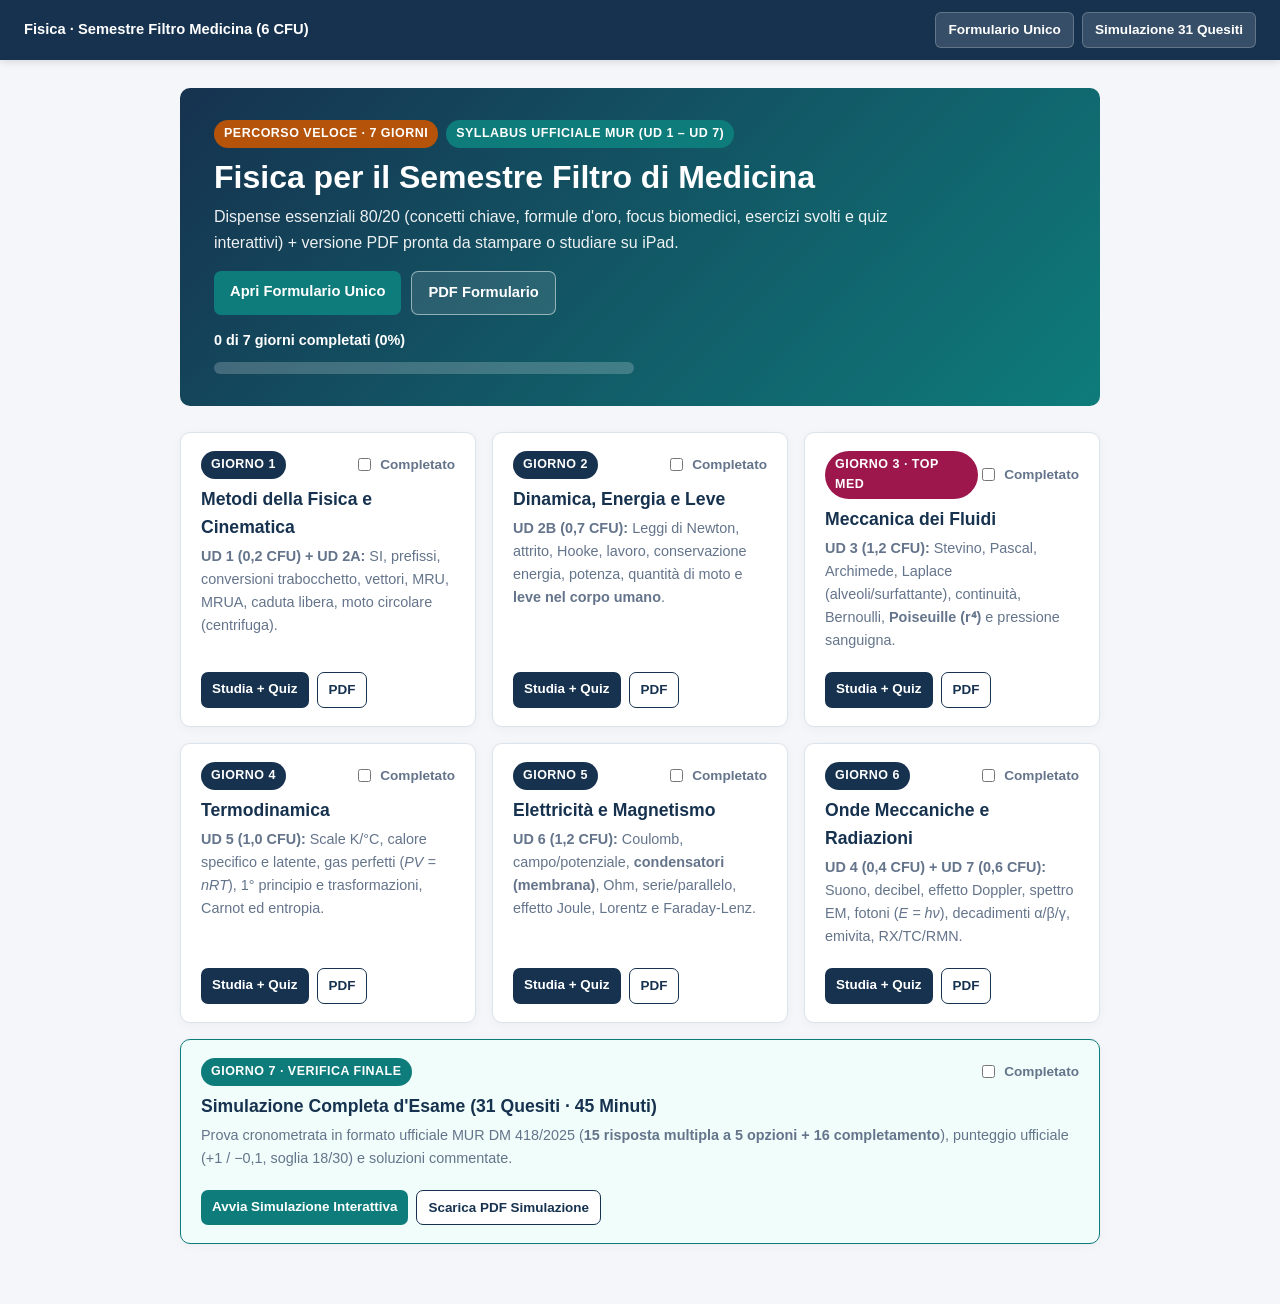
<file: index.html>
<!DOCTYPE html>
<html lang="it">
<head>
  <meta charset="UTF-8" />
  <meta name="viewport" content="width=device-width, initial-scale=1.0" />
  <title>Fisica in 7 Giorni — Semestre Filtro Medicina (MUR)</title>
  <link rel="stylesheet" href="css/style.css" />
</head>
<body>
  <header class="topbar">
    <a href="index.html">Fisica · Semestre Filtro Medicina (6 CFU)</a>
    <nav class="topbar-nav">
      <a href="dispense/formulario-unico.html">Formulario Unico</a>
      <a href="dispense/giorno-07-simulazione-esame.html">Simulazione 31 Quesiti</a>
    </nav>
  </header>

  <main class="container">
    <section class="hero">
      <div class="badge-row">
        <span class="badge amber">Percorso Veloce · 7 Giorni</span>
        <span class="badge teal">Syllabus Ufficiale MUR (UD 1 – UD 7)</span>
      </div>
      <h1>Fisica per il Semestre Filtro di Medicina</h1>
      <p>Dispense essenziali 80/20 (concetti chiave, formule d'oro, focus biomedici, esercizi svolti e quiz interattivi) + versione PDF pronta da stampare o studiare su iPad.</p>
      <div style="display:flex; gap:10px; flex-wrap:wrap; margin-bottom:14px;">
        <a class="btn teal" href="dispense/formulario-unico.html">Apri Formulario Unico</a>
        <a class="btn outline" style="color:#fff; border-color:rgba(255,255,255,0.5); background:rgba(255,255,255,0.1);" href="pdf/00-Formulario-Unico.pdf" target="_blank">PDF Formulario</a>
      </div>
      <div id="progress-text" style="font-size:0.9rem; font-weight:700;">0 di 7 giorni completati (0%)</div>
      <div class="progress-wrap"><div id="progress-bar" class="progress-bar"></div></div>
    </section>

    <section class="day-grid">
      <div class="day-card">
        <div>
          <div style="display:flex; justify-content:space-between; align-items:center;">
            <span class="badge">Giorno 1</span>
            <label class="check-label"><input type="checkbox" class="day-check" data-day="d1" /> Completato</label>
          </div>
          <h3>Metodi della Fisica e Cinematica</h3>
          <p><b>UD 1 (0,2 CFU) + UD 2A:</b> SI, prefissi, conversioni trabocchetto, vettori, MRU, MRUA, caduta libera, moto circolare (centrifuga).</p>
        </div>
        <div class="day-links">
          <a class="btn" href="dispense/giorno-01-metodi-cinematica.html">Studia + Quiz</a>
          <a class="btn outline" href="pdf/01-Giorno1-Metodi-e-Cinematica.pdf" target="_blank">PDF</a>
        </div>
      </div>

      <div class="day-card">
        <div>
          <div style="display:flex; justify-content:space-between; align-items:center;">
            <span class="badge">Giorno 2</span>
            <label class="check-label"><input type="checkbox" class="day-check" data-day="d2" /> Completato</label>
          </div>
          <h3>Dinamica, Energia e Leve</h3>
          <p><b>UD 2B (0,7 CFU):</b> Leggi di Newton, attrito, Hooke, lavoro, conservazione energia, potenza, quantità di moto e <b>leve nel corpo umano</b>.</p>
        </div>
        <div class="day-links">
          <a class="btn" href="dispense/giorno-02-dinamica-energia-statica.html">Studia + Quiz</a>
          <a class="btn outline" href="pdf/02-Giorno2-Dinamica-Energia-Statica.pdf" target="_blank">PDF</a>
        </div>
      </div>

      <div class="day-card">
        <div>
          <div style="display:flex; justify-content:space-between; align-items:center;">
            <span class="badge med">Giorno 3 · Top Med</span>
            <label class="check-label"><input type="checkbox" class="day-check" data-day="d3" /> Completato</label>
          </div>
          <h3>Meccanica dei Fluidi</h3>
          <p><b>UD 3 (1,2 CFU):</b> Stevino, Pascal, Archimede, Laplace (alveoli/surfattante), continuità, Bernoulli, <b>Poiseuille (r⁴)</b> e pressione sanguigna.</p>
        </div>
        <div class="day-links">
          <a class="btn" href="dispense/giorno-03-meccanica-fluidi.html">Studia + Quiz</a>
          <a class="btn outline" href="pdf/03-Giorno3-Meccanica-dei-Fluidi.pdf" target="_blank">PDF</a>
        </div>
      </div>

      <div class="day-card">
        <div>
          <div style="display:flex; justify-content:space-between; align-items:center;">
            <span class="badge">Giorno 4</span>
            <label class="check-label"><input type="checkbox" class="day-check" data-day="d4" /> Completato</label>
          </div>
          <h3>Termodinamica</h3>
          <p><b>UD 5 (1,0 CFU):</b> Scale K/°C, calore specifico e latente, gas perfetti (<i>PV = nRT</i>), 1° principio e trasformazioni, Carnot ed entropia.</p>
        </div>
        <div class="day-links">
          <a class="btn" href="dispense/giorno-04-termodinamica.html">Studia + Quiz</a>
          <a class="btn outline" href="pdf/04-Giorno4-Termodinamica.pdf" target="_blank">PDF</a>
        </div>
      </div>

      <div class="day-card">
        <div>
          <div style="display:flex; justify-content:space-between; align-items:center;">
            <span class="badge">Giorno 5</span>
            <label class="check-label"><input type="checkbox" class="day-check" data-day="d5" /> Completato</label>
          </div>
          <h3>Elettricità e Magnetismo</h3>
          <p><b>UD 6 (1,2 CFU):</b> Coulomb, campo/potenziale, <b>condensatori (membrana)</b>, Ohm, serie/parallelo, effetto Joule, Lorentz e Faraday-Lenz.</p>
        </div>
        <div class="day-links">
          <a class="btn" href="dispense/giorno-05-elettricita-magnetismo.html">Studia + Quiz</a>
          <a class="btn outline" href="pdf/05-Giorno5-Elettricita-e-Magnetismo.pdf" target="_blank">PDF</a>
        </div>
      </div>

      <div class="day-card">
        <div>
          <div style="display:flex; justify-content:space-between; align-items:center;">
            <span class="badge">Giorno 6</span>
            <label class="check-label"><input type="checkbox" class="day-check" data-day="d6" /> Completato</label>
          </div>
          <h3>Onde Meccaniche e Radiazioni</h3>
          <p><b>UD 4 (0,4 CFU) + UD 7 (0,6 CFU):</b> Suono, decibel, effetto Doppler, spettro EM, fotoni (<i>E = hν</i>), decadimenti α/β/γ, emivita, RX/TC/RMN.</p>
        </div>
        <div class="day-links">
          <a class="btn" href="dispense/giorno-06-onde-radiazioni.html">Studia + Quiz</a>
          <a class="btn outline" href="pdf/06-Giorno6-Onde-e-Radiazioni.pdf" target="_blank">PDF</a>
        </div>
      </div>

      <div class="day-card" style="grid-column: 1 / -1; border-color: var(--accent); background: #f0fdfa;">
        <div>
          <div style="display:flex; justify-content:space-between; align-items:center;">
            <span class="badge teal">Giorno 7 · Verifica Finale</span>
            <label class="check-label"><input type="checkbox" class="day-check" data-day="d7" /> Completato</label>
          </div>
          <h3>Simulazione Completa d'Esame (31 Quesiti · 45 Minuti)</h3>
          <p>Prova cronometrata in formato ufficiale MUR DM 418/2025 (<b>15 risposta multipla a 5 opzioni + 16 completamento</b>), punteggio ufficiale (+1 / −0,1, soglia 18/30) e soluzioni commentate.</p>
        </div>
        <div class="day-links">
          <a class="btn teal" href="dispense/giorno-07-simulazione-esame.html">Avvia Simulazione Interattiva</a>
          <a class="btn outline" href="pdf/07-Giorno7-Simulazione-31-Quesiti.pdf" target="_blank">Scarica PDF Simulazione</a>
        </div>
      </div>
    </section>
  </main>

  <script src="js/quiz.js"></script>
</body>
</html>
</file>
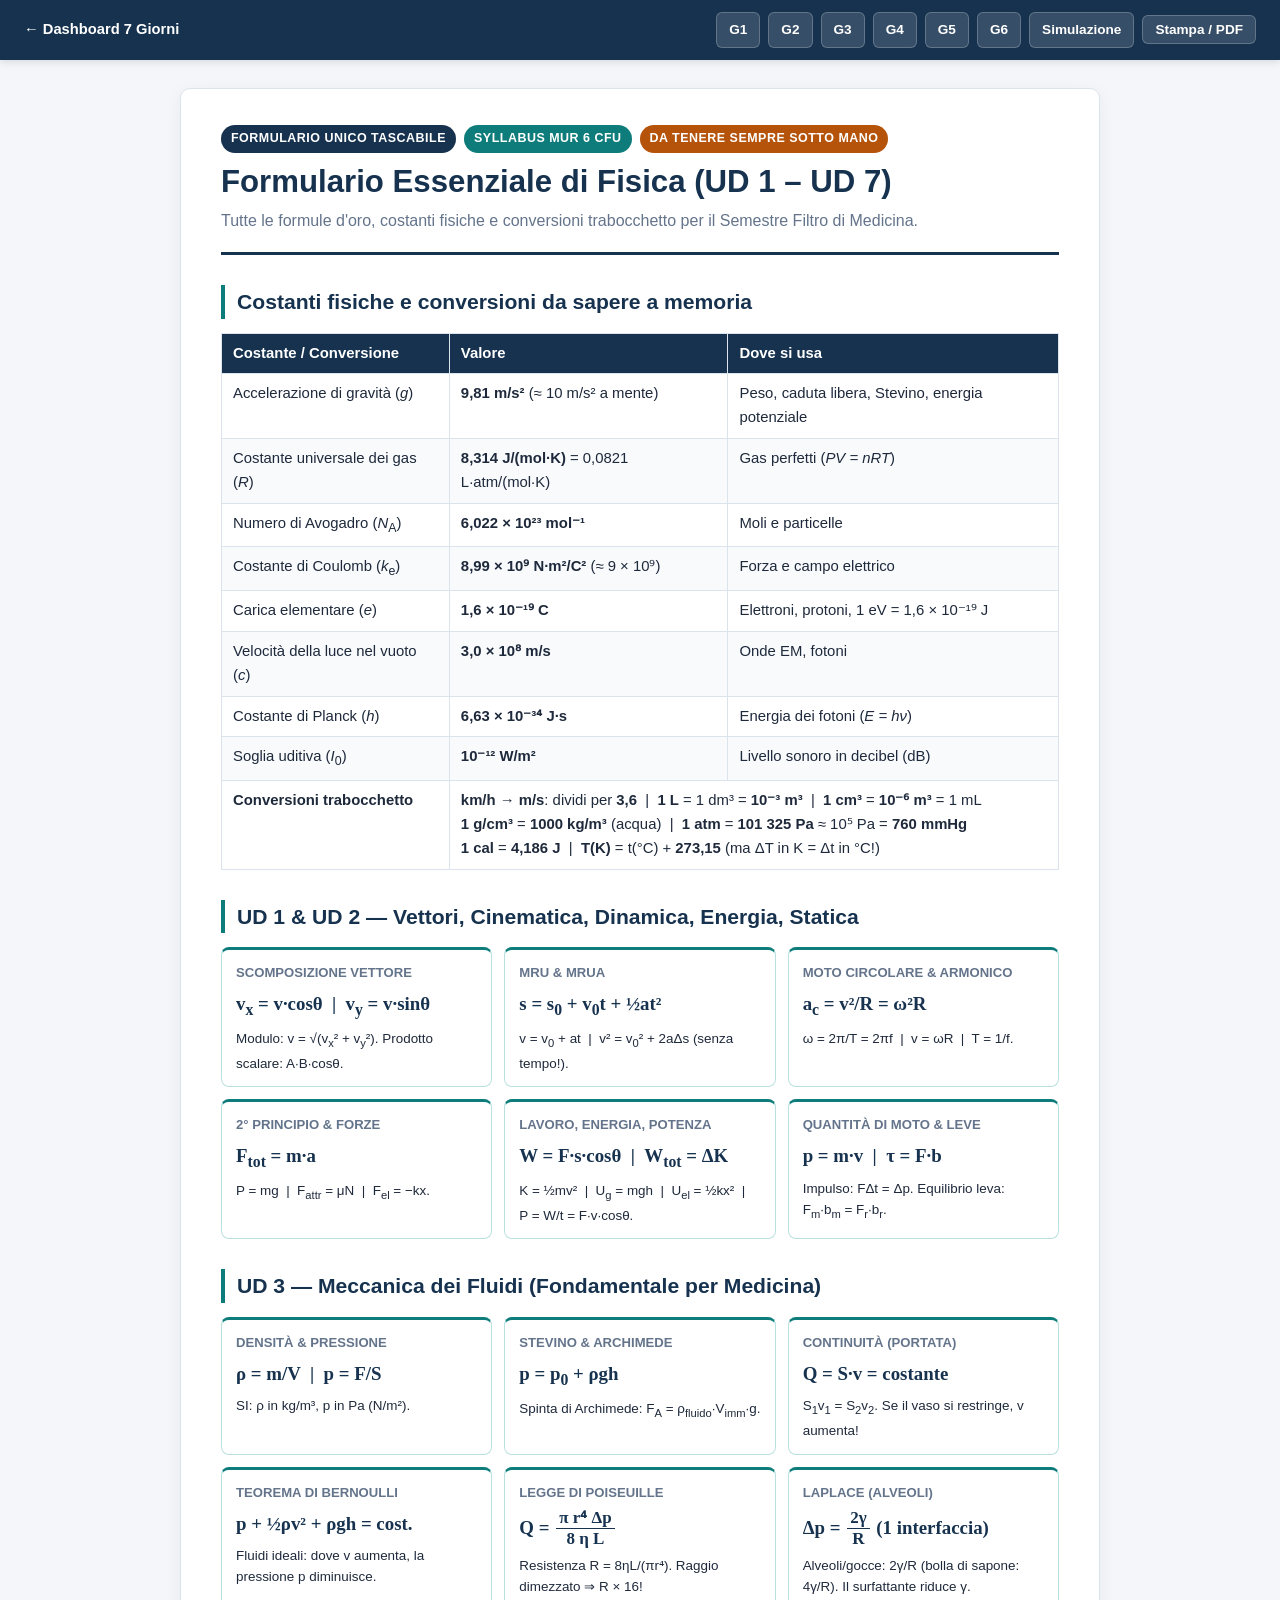
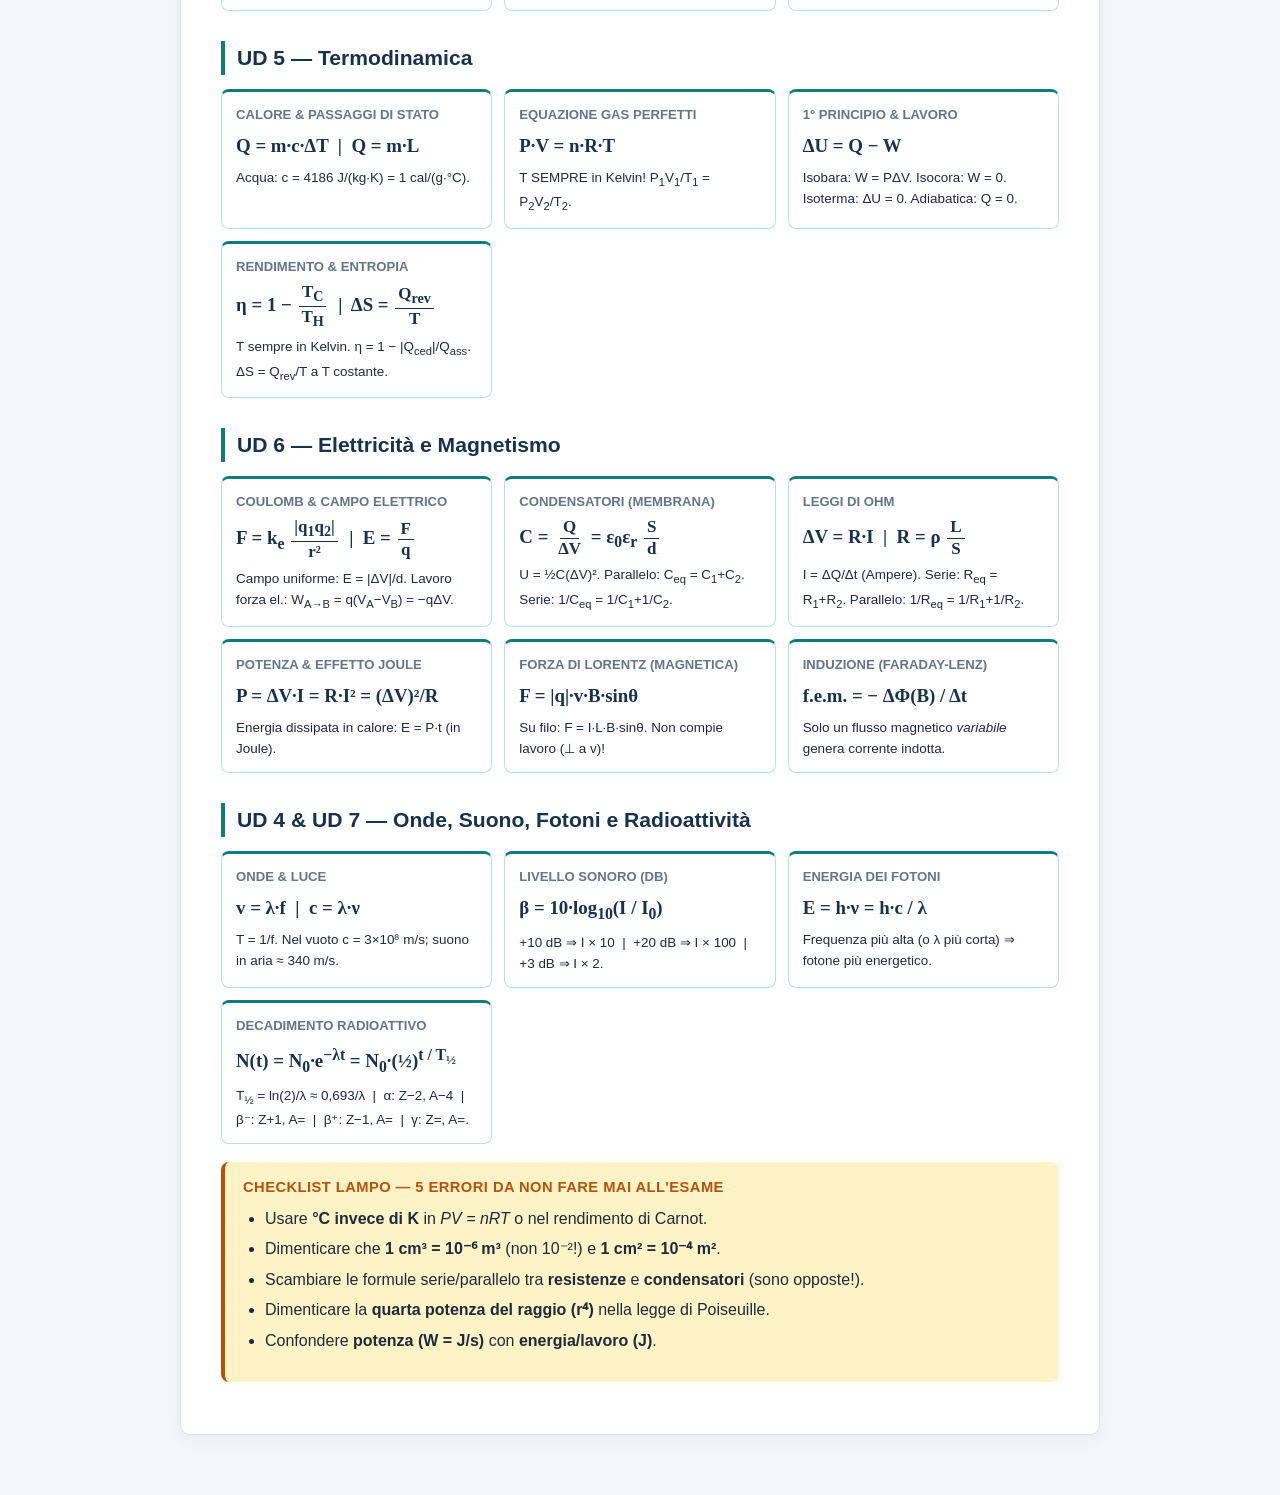
<file: dispense/formulario-unico.html>
<!DOCTYPE html>
<html lang="it">
<head>
  <meta charset="UTF-8" />
  <meta name="viewport" content="width=device-width, initial-scale=1.0" />
  <title>Formulario Unico — Fisica Semestre Filtro Medicina</title>
  <link rel="stylesheet" href="../css/style.css" />
</head>
<body>
  <header class="topbar">
    <a href="../index.html">← Dashboard 7 Giorni</a>
    <nav class="topbar-nav">
      <a href="giorno-01-metodi-cinematica.html">G1</a>
      <a href="giorno-02-dinamica-energia-statica.html">G2</a>
      <a href="giorno-03-meccanica-fluidi.html">G3</a>
      <a href="giorno-04-termodinamica.html">G4</a>
      <a href="giorno-05-elettricita-magnetismo.html">G5</a>
      <a href="giorno-06-onde-radiazioni.html">G6</a>
      <a href="giorno-07-simulazione-esame.html">Simulazione</a>
      <button class="btn-print" onclick="window.print()">Stampa / PDF</button>
    </nav>
  </header>

  <main class="container">
    <article class="sheet">
      <div class="doc-header">
        <div class="badge-row">
          <span class="badge">Formulario Unico Tascabile</span>
          <span class="badge teal">Syllabus MUR 6 CFU</span>
          <span class="badge amber">Da tenere sempre sotto mano</span>
        </div>
        <h1>Formulario Essenziale di Fisica (UD 1 – UD 7)</h1>
        <p class="subtitle">Tutte le formule d'oro, costanti fisiche e conversioni trabocchetto per il Semestre Filtro di Medicina.</p>
      </div>

      <h2>Costanti fisiche e conversioni da sapere a memoria</h2>
      <table>
        <thead>
          <tr><th>Costante / Conversione</th><th>Valore</th><th>Dove si usa</th></tr>
        </thead>
        <tbody>
          <tr><td>Accelerazione di gravità (<i>g</i>)</td><td><b>9,81 m/s²</b> (≈ 10 m/s² a mente)</td><td>Peso, caduta libera, Stevino, energia potenziale</td></tr>
          <tr><td>Costante universale dei gas (<i>R</i>)</td><td><b>8,314 J/(mol·K)</b> = 0,0821 L·atm/(mol·K)</td><td>Gas perfetti (<i>PV = nRT</i>)</td></tr>
          <tr><td>Numero di Avogadro (<i>N</i><sub>A</sub>)</td><td><b>6,022 × 10²³ mol⁻¹</b></td><td>Moli e particelle</td></tr>
          <tr><td>Costante di Coulomb (<i>k</i><sub>e</sub>)</td><td><b>8,99 × 10⁹ N·m²/C²</b> (≈ 9 × 10⁹)</td><td>Forza e campo elettrico</td></tr>
          <tr><td>Carica elementare (<i>e</i>)</td><td><b>1,6 × 10⁻¹⁹ C</b></td><td>Elettroni, protoni, 1 eV = 1,6 × 10⁻¹⁹ J</td></tr>
          <tr><td>Velocità della luce nel vuoto (<i>c</i>)</td><td><b>3,0 × 10⁸ m/s</b></td><td>Onde EM, fotoni</td></tr>
          <tr><td>Costante di Planck (<i>h</i>)</td><td><b>6,63 × 10⁻³⁴ J·s</b></td><td>Energia dei fotoni (<i>E = hν</i>)</td></tr>
          <tr><td>Soglia uditiva (<i>I</i><sub>0</sub>)</td><td><b>10⁻¹² W/m²</b></td><td>Livello sonoro in decibel (dB)</td></tr>
          <tr><td><b>Conversioni trabocchetto</b></td><td colspan="2">
            <b>km/h → m/s</b>: dividi per <b>3,6</b> &nbsp;|&nbsp;
            <b>1 L</b> = 1 dm³ = <b>10⁻³ m³</b> &nbsp;|&nbsp;
            <b>1 cm³</b> = <b>10⁻⁶ m³</b> = 1 mL<br/>
            <b>1 g/cm³</b> = <b>1000 kg/m³</b> (acqua) &nbsp;|&nbsp;
            <b>1 atm</b> = <b>101 325 Pa</b> ≈ 10⁵ Pa = <b>760 mmHg</b><br/>
            <b>1 cal</b> = <b>4,186 J</b> &nbsp;|&nbsp;
            <b>T(K)</b> = t(°C) + <b>273,15</b> (ma ΔT in K = Δt in °C!)
          </td></tr>
        </tbody>
      </table>

      <h2>UD 1 &amp; UD 2 — Vettori, Cinematica, Dinamica, Energia, Statica</h2>
      <div class="formula-grid">
        <div class="formula-card">
          <div class="f-name">Scomposizione vettore</div>
          <div class="f-eq">v<sub>x</sub> = v·cosθ &nbsp;|&nbsp; v<sub>y</sub> = v·sinθ</div>
          <div class="f-note">Modulo: v = √(v<sub>x</sub>² + v<sub>y</sub>²). Prodotto scalare: A·B·cosθ.</div>
        </div>
        <div class="formula-card">
          <div class="f-name">MRU &amp; MRUA</div>
          <div class="f-eq">s = s<sub>0</sub> + v<sub>0</sub>t + ½at²</div>
          <div class="f-note">v = v<sub>0</sub> + at &nbsp;|&nbsp; v² = v<sub>0</sub>² + 2aΔs (senza tempo!).</div>
        </div>
        <div class="formula-card">
          <div class="f-name">Moto Circolare &amp; Armonico</div>
          <div class="f-eq">a<sub>c</sub> = v²/R = ω²R</div>
          <div class="f-note">ω = 2π/T = 2πf &nbsp;|&nbsp; v = ωR &nbsp;|&nbsp; T = 1/f.</div>
        </div>
        <div class="formula-card">
          <div class="f-name">2° Principio &amp; Forze</div>
          <div class="f-eq">F<sub>tot</sub> = m·a</div>
          <div class="f-note">P = mg &nbsp;|&nbsp; F<sub>attr</sub> = μN &nbsp;|&nbsp; F<sub>el</sub> = −kx.</div>
        </div>
        <div class="formula-card">
          <div class="f-name">Lavoro, Energia, Potenza</div>
          <div class="f-eq">W = F·s·cosθ &nbsp;|&nbsp; W<sub>tot</sub> = ΔK</div>
          <div class="f-note">K = ½mv² &nbsp;|&nbsp; U<sub>g</sub> = mgh &nbsp;|&nbsp; U<sub>el</sub> = ½kx² &nbsp;|&nbsp; P = W/t = F·v·cosθ.</div>
        </div>
        <div class="formula-card">
          <div class="f-name">Quantità di moto &amp; Leve</div>
          <div class="f-eq">p = m·v &nbsp;|&nbsp; τ = F·b</div>
          <div class="f-note">Impulso: FΔt = Δp. Equilibrio leva: F<sub>m</sub>·b<sub>m</sub> = F<sub>r</sub>·b<sub>r</sub>.</div>
        </div>
      </div>

      <h2>UD 3 — Meccanica dei Fluidi (Fondamentale per Medicina)</h2>
      <div class="formula-grid">
        <div class="formula-card">
          <div class="f-name">Densità &amp; Pressione</div>
          <div class="f-eq">ρ = m/V &nbsp;|&nbsp; p = F/S</div>
          <div class="f-note">SI: ρ in kg/m³, p in Pa (N/m²).</div>
        </div>
        <div class="formula-card">
          <div class="f-name">Stevino &amp; Archimede</div>
          <div class="f-eq">p = p<sub>0</sub> + ρgh</div>
          <div class="f-note">Spinta di Archimede: F<sub>A</sub> = ρ<sub>fluido</sub>·V<sub>imm</sub>·g.</div>
        </div>
        <div class="formula-card">
          <div class="f-name">Continuità (Portata)</div>
          <div class="f-eq">Q = S·v = costante</div>
          <div class="f-note">S<sub>1</sub>v<sub>1</sub> = S<sub>2</sub>v<sub>2</sub>. Se il vaso si restringe, v aumenta!</div>
        </div>
        <div class="formula-card">
          <div class="f-name">Teorema di Bernoulli</div>
          <div class="f-eq">p + ½ρv² + ρgh = cost.</div>
          <div class="f-note">Fluidi ideali: dove v aumenta, la pressione p diminuisce.</div>
        </div>
        <div class="formula-card">
          <div class="f-name">Legge di Poiseuille</div>
          <div class="f-eq">Q = <span class="frac"><span>π r⁴ Δp</span><span>8 η L</span></span></div>
          <div class="f-note">Resistenza R = 8ηL/(πr⁴). Raggio dimezzato ⇒ R × 16!</div>
        </div>
        <div class="formula-card">
          <div class="f-name">Laplace (Alveoli)</div>
          <div class="f-eq">Δp = <span class="frac"><span>2γ</span><span>R</span></span> (1 interfaccia)</div>
          <div class="f-note">Alveoli/gocce: 2γ/R (bolla di sapone: 4γ/R). Il surfattante riduce γ.</div>
        </div>
      </div>

      <h2>UD 5 — Termodinamica</h2>
      <div class="formula-grid">
        <div class="formula-card">
          <div class="f-name">Calore &amp; Passaggi di stato</div>
          <div class="f-eq">Q = m·c·ΔT &nbsp;|&nbsp; Q = m·L</div>
          <div class="f-note">Acqua: c = 4186 J/(kg·K) = 1 cal/(g·°C).</div>
        </div>
        <div class="formula-card">
          <div class="f-name">Equazione Gas Perfetti</div>
          <div class="f-eq">P·V = n·R·T</div>
          <div class="f-note">T SEMPRE in Kelvin! P<sub>1</sub>V<sub>1</sub>/T<sub>1</sub> = P<sub>2</sub>V<sub>2</sub>/T<sub>2</sub>.</div>
        </div>
        <div class="formula-card">
          <div class="f-name">1° Principio &amp; Lavoro</div>
          <div class="f-eq">ΔU = Q − W</div>
          <div class="f-note">Isobara: W = PΔV. Isocora: W = 0. Isoterma: ΔU = 0. Adiabatica: Q = 0.</div>
        </div>
        <div class="formula-card">
          <div class="f-name">Rendimento &amp; Entropia</div>
          <div class="f-eq">η = 1 − <span class="frac"><span>T<sub>C</sub></span><span>T<sub>H</sub></span></span> &nbsp;|&nbsp; ΔS = <span class="frac"><span>Q<sub>rev</sub></span><span>T</span></span></div>
          <div class="f-note">T sempre in Kelvin. η = 1 − |Q<sub>ced</sub>|/Q<sub>ass</sub>. ΔS = Q<sub>rev</sub>/T a T costante.</div>
        </div>
      </div>

      <h2>UD 6 — Elettricità e Magnetismo</h2>
      <div class="formula-grid">
        <div class="formula-card">
          <div class="f-name">Coulomb &amp; Campo Elettrico</div>
          <div class="f-eq">F = k<sub>e</sub> <span class="frac"><span>|q<sub>1</sub>q<sub>2</sub>|</span><span>r²</span></span> &nbsp;|&nbsp; E = <span class="frac"><span>F</span><span>q</span></span></div>
          <div class="f-note">Campo uniforme: E = |ΔV|/d. Lavoro forza el.: W<sub>A→B</sub> = q(V<sub>A</sub>−V<sub>B</sub>) = −qΔV.</div>
        </div>
        <div class="formula-card">
          <div class="f-name">Condensatori (Membrana)</div>
          <div class="f-eq">C = <span class="frac"><span>Q</span><span>ΔV</span></span> = ε<sub>0</sub>ε<sub>r</sub> <span class="frac"><span>S</span><span>d</span></span></div>
          <div class="f-note">U = ½C(ΔV)². Parallelo: C<sub>eq</sub> = C<sub>1</sub>+C<sub>2</sub>. Serie: 1/C<sub>eq</sub> = 1/C<sub>1</sub>+1/C<sub>2</sub>.</div>
        </div>
        <div class="formula-card">
          <div class="f-name">Leggi di Ohm</div>
          <div class="f-eq">ΔV = R·I &nbsp;|&nbsp; R = ρ <span class="frac"><span>L</span><span>S</span></span></div>
          <div class="f-note">I = ΔQ/Δt (Ampere). Serie: R<sub>eq</sub> = R<sub>1</sub>+R<sub>2</sub>. Parallelo: 1/R<sub>eq</sub> = 1/R<sub>1</sub>+1/R<sub>2</sub>.</div>
        </div>
        <div class="formula-card">
          <div class="f-name">Potenza &amp; Effetto Joule</div>
          <div class="f-eq">P = ΔV·I = R·I² = (ΔV)²/R</div>
          <div class="f-note">Energia dissipata in calore: E = P·t (in Joule).</div>
        </div>
        <div class="formula-card">
          <div class="f-name">Forza di Lorentz (magnetica)</div>
          <div class="f-eq">F = |q|·v·B·sinθ</div>
          <div class="f-note">Su filo: F = I·L·B·sinθ. Non compie lavoro (⊥ a v)!</div>
        </div>
        <div class="formula-card">
          <div class="f-name">Induzione (Faraday-Lenz)</div>
          <div class="f-eq">f.e.m. = − ΔΦ(B) / Δt</div>
          <div class="f-note">Solo un flusso magnetico <i>variabile</i> genera corrente indotta.</div>
        </div>
      </div>

      <h2>UD 4 &amp; UD 7 — Onde, Suono, Fotoni e Radioattività</h2>
      <div class="formula-grid">
        <div class="formula-card">
          <div class="f-name">Onde &amp; Luce</div>
          <div class="f-eq">v = λ·f &nbsp;|&nbsp; c = λ·ν</div>
          <div class="f-note">T = 1/f. Nel vuoto c = 3×10⁸ m/s; suono in aria ≈ 340 m/s.</div>
        </div>
        <div class="formula-card">
          <div class="f-name">Livello Sonoro (dB)</div>
          <div class="f-eq">β = 10·log<sub>10</sub>(I / I<sub>0</sub>)</div>
          <div class="f-note">+10 dB ⇒ I × 10 &nbsp;|&nbsp; +20 dB ⇒ I × 100 &nbsp;|&nbsp; +3 dB ⇒ I × 2.</div>
        </div>
        <div class="formula-card">
          <div class="f-name">Energia dei Fotoni</div>
          <div class="f-eq">E = h·ν = h·c / λ</div>
          <div class="f-note">Frequenza più alta (o λ più corta) ⇒ fotone più energetico.</div>
        </div>
        <div class="formula-card">
          <div class="f-name">Decadimento Radioattivo</div>
          <div class="f-eq">N(t) = N<sub>0</sub>·e<sup>−λt</sup> = N<sub>0</sub>·(½)<sup>t / T<sub>½</sub></sup></div>
          <div class="f-note">T<sub>½</sub> = ln(2)/λ ≈ 0,693/λ &nbsp;|&nbsp; α: Z−2, A−4 &nbsp;|&nbsp; β⁻: Z+1, A= &nbsp;|&nbsp; β⁺: Z−1, A= &nbsp;|&nbsp; γ: Z=, A=.</div>
        </div>
      </div>

      <div class="box trap">
        <span class="box-title">Checklist lampo — 5 errori da NON fare mai all'esame</span>
        <ul>
          <li>Usare <b>°C invece di K</b> in <i>PV = nRT</i> o nel rendimento di Carnot.</li>
          <li>Dimenticare che <b>1 cm³ = 10⁻⁶ m³</b> (non 10⁻²!) e <b>1 cm² = 10⁻⁴ m²</b>.</li>
          <li>Scambiare le formule serie/parallelo tra <b>resistenze</b> e <b>condensatori</b> (sono opposte!).</li>
          <li>Dimenticare la <b>quarta potenza del raggio (r⁴)</b> nella legge di Poiseuille.</li>
          <li>Confondere <b>potenza (W = J/s)</b> con <b>energia/lavoro (J)</b>.</li>
        </ul>
      </div>
    </article>
  </main>
</body>
</html>
</file>
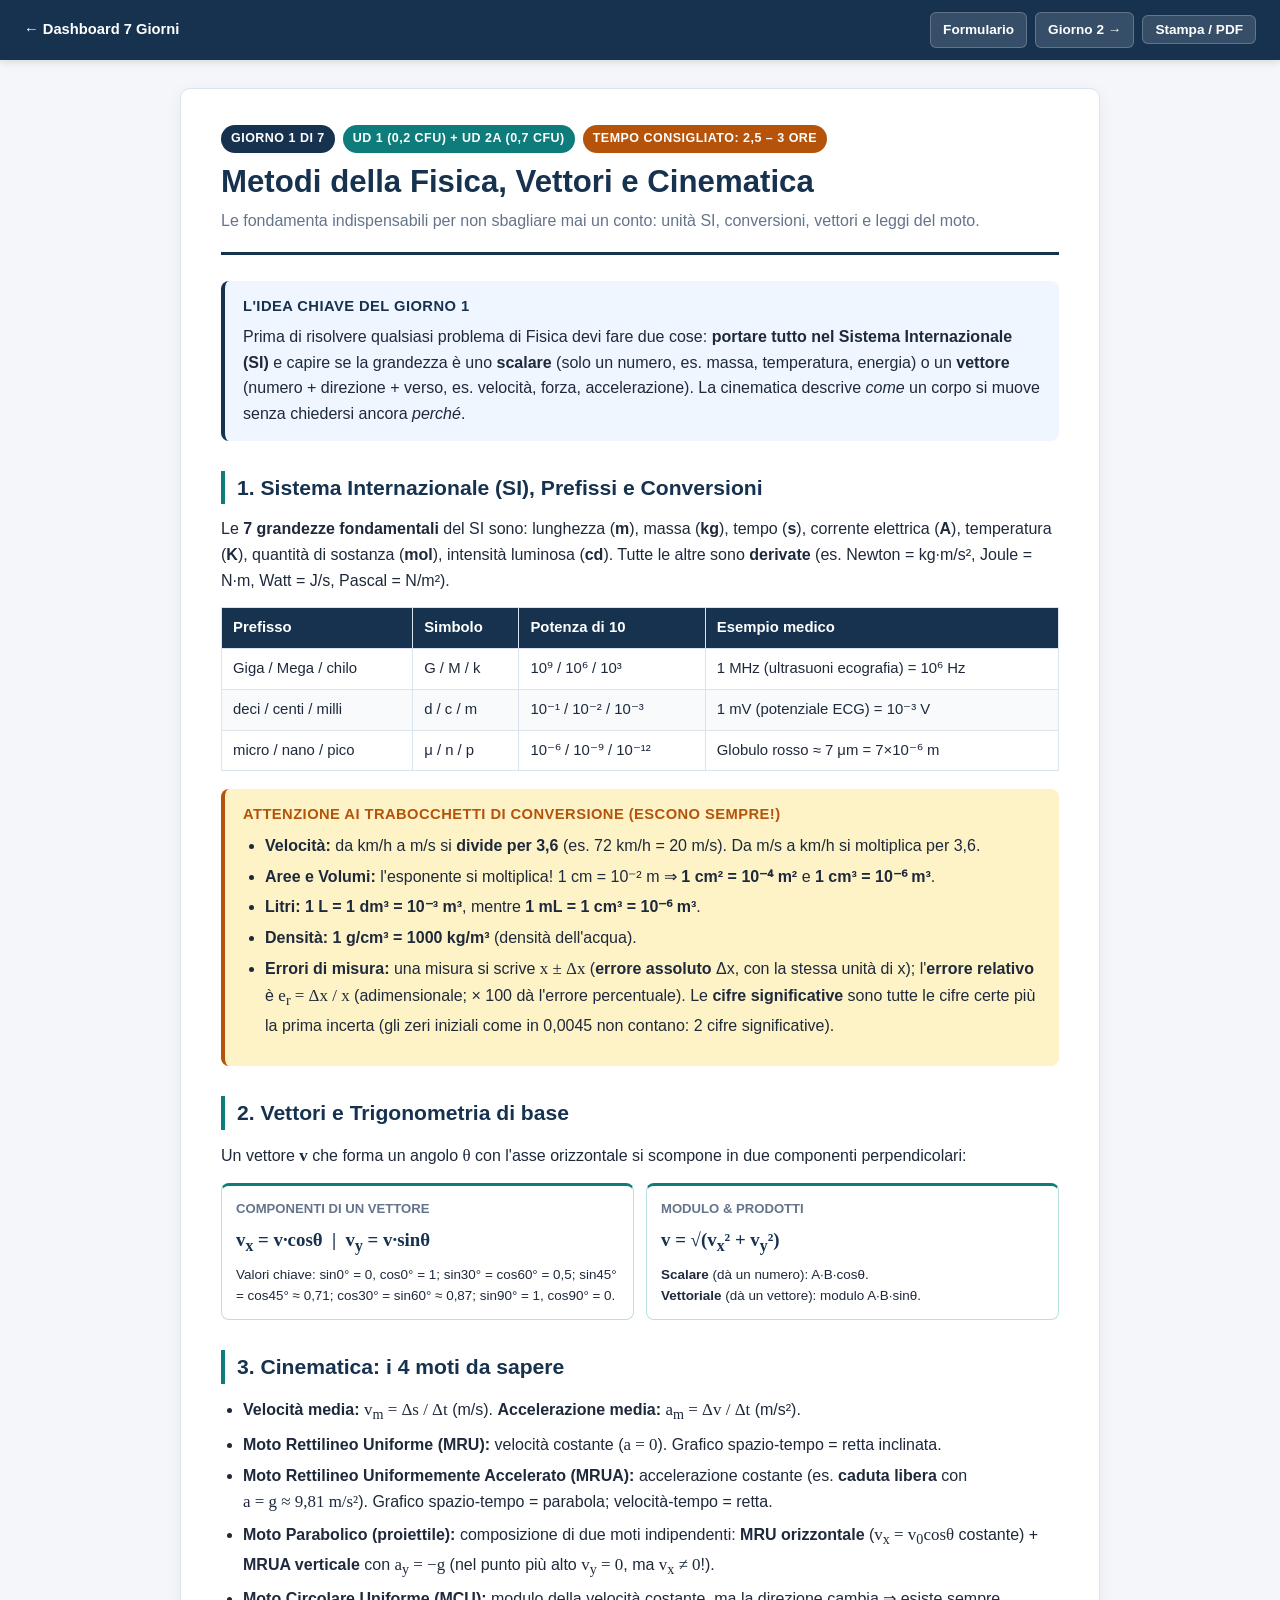
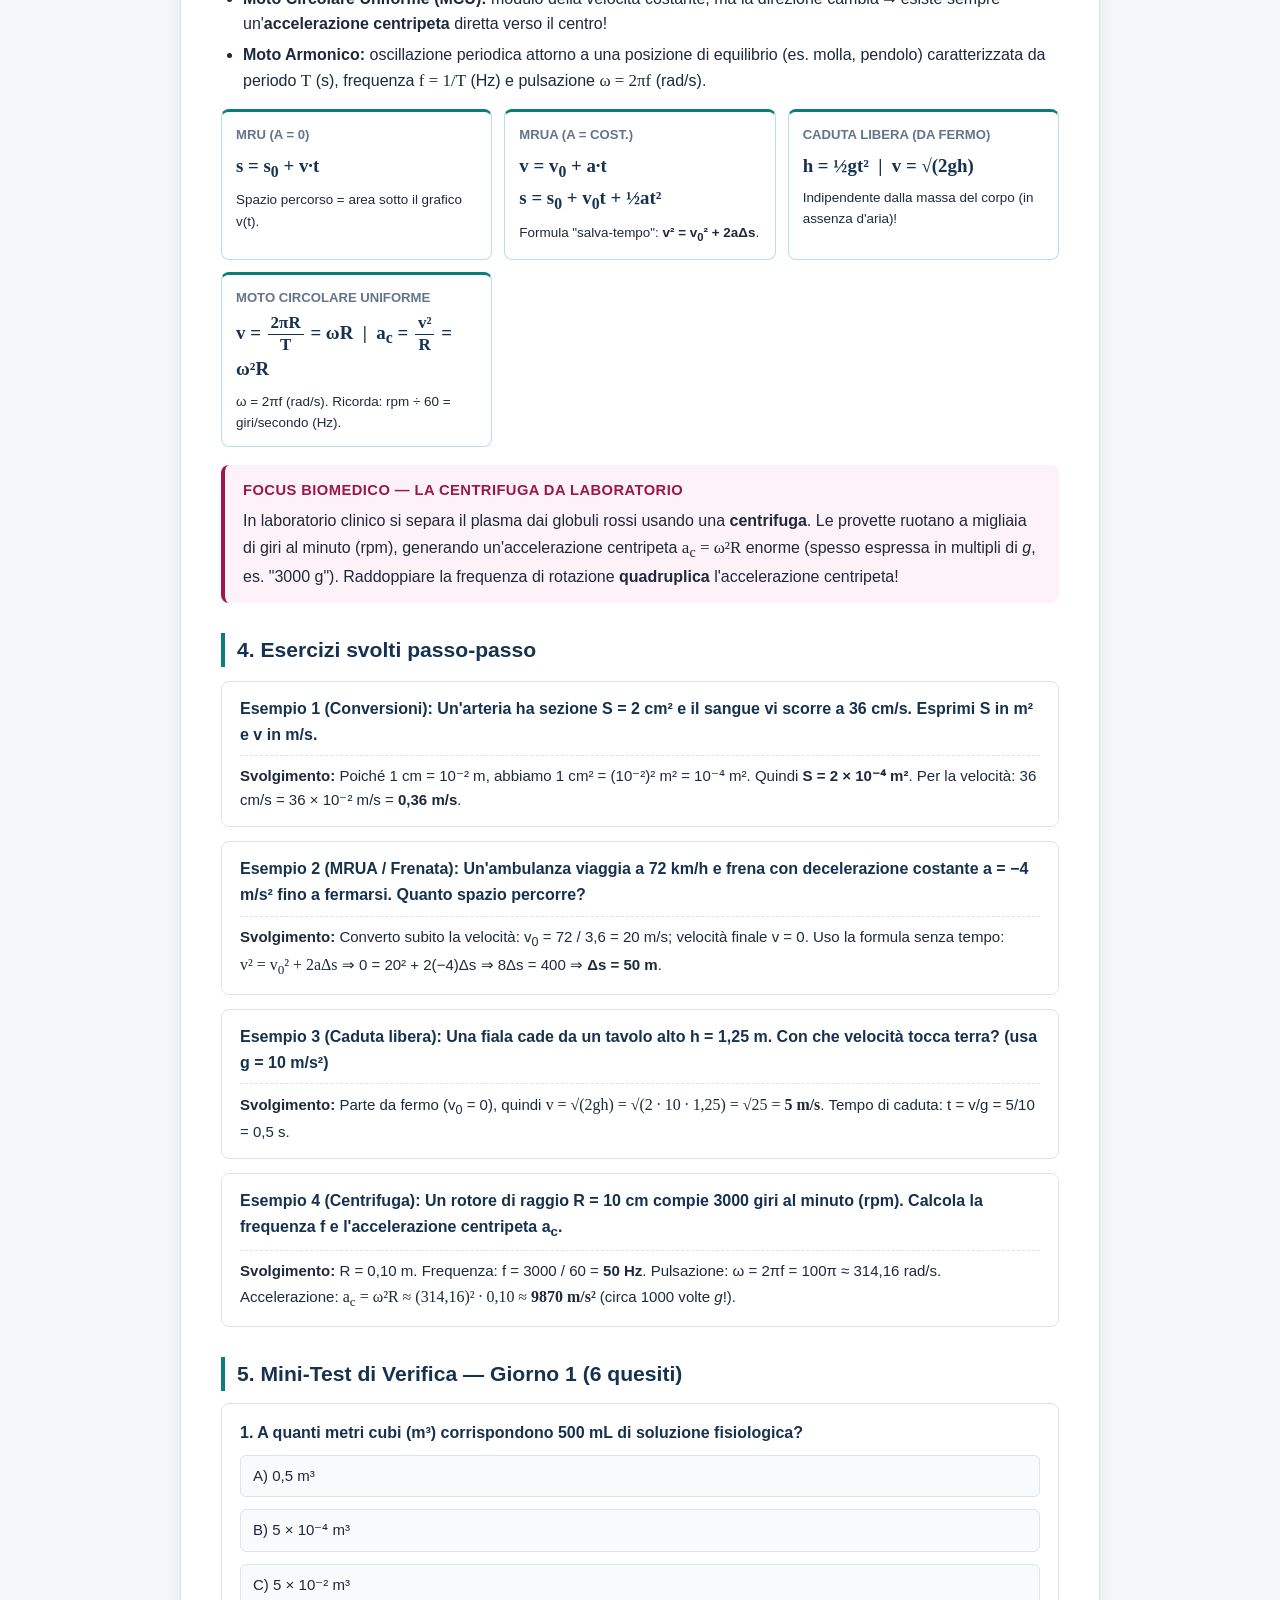
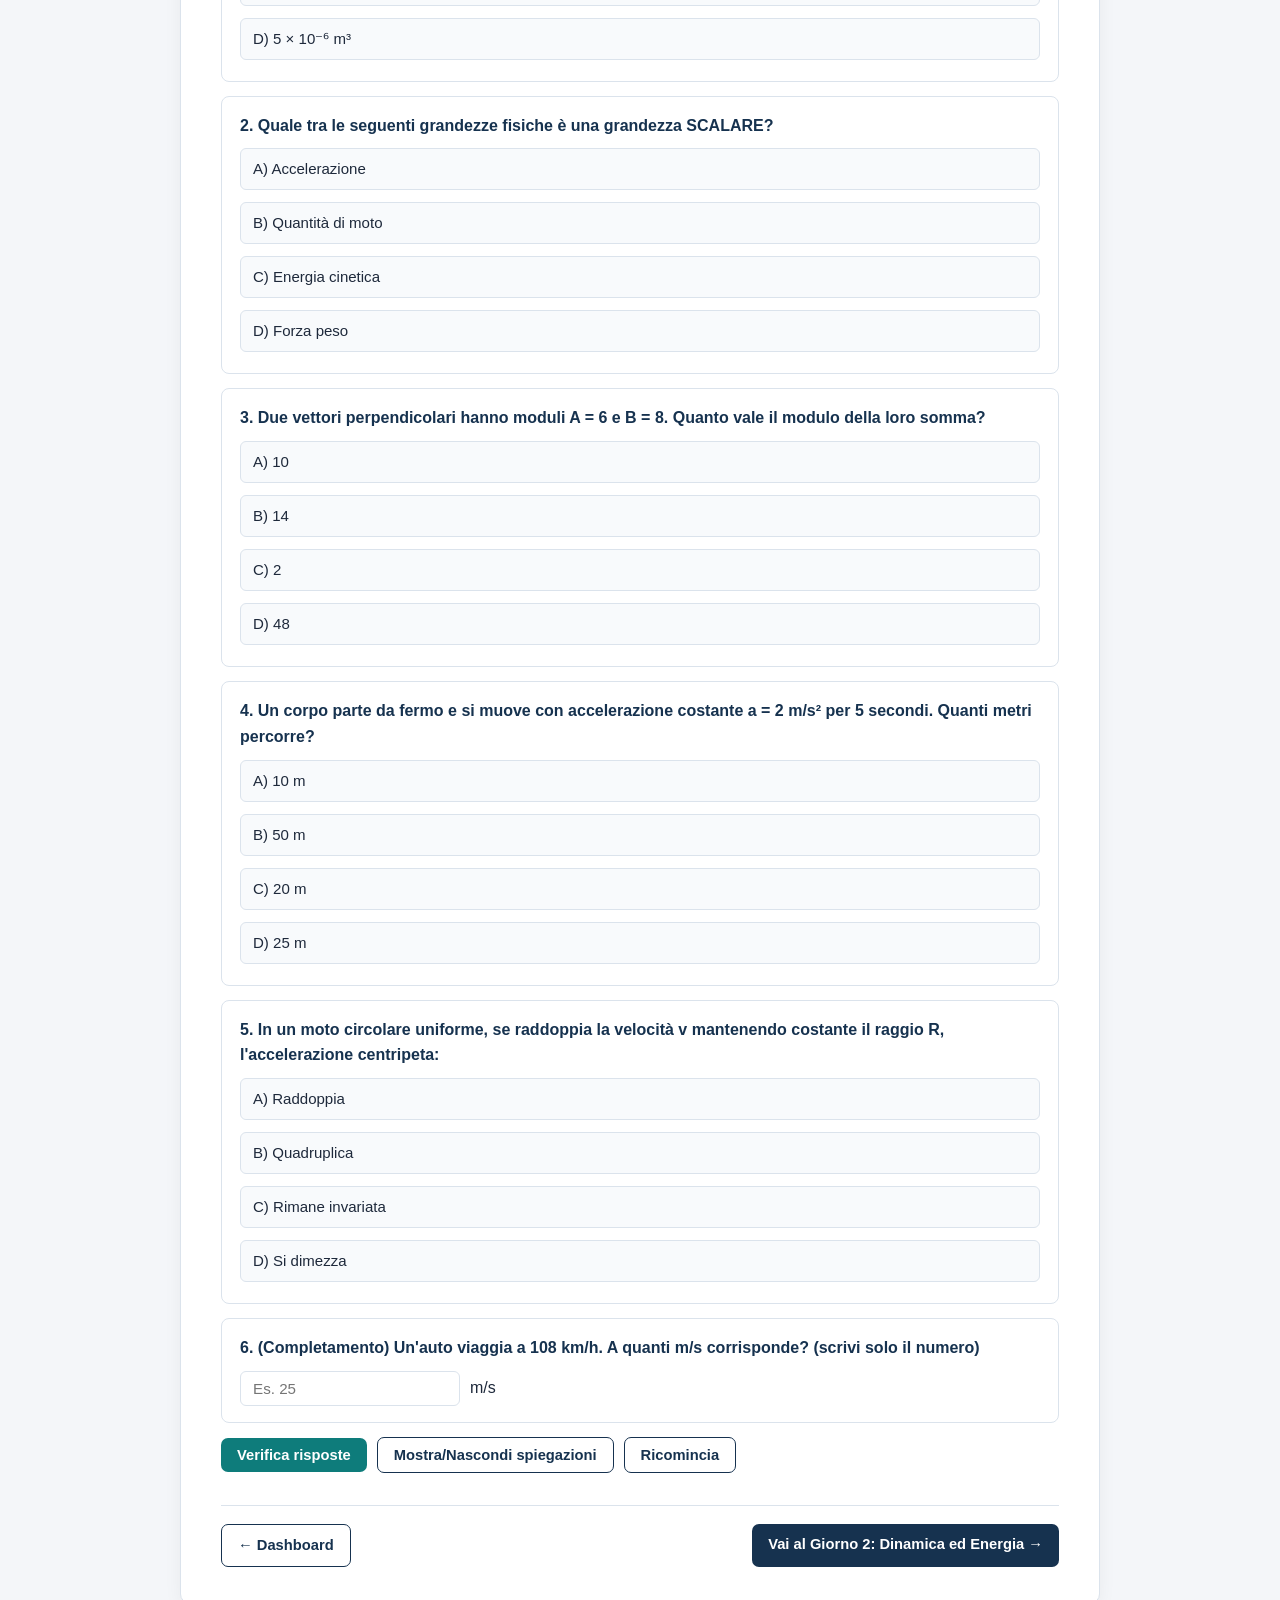
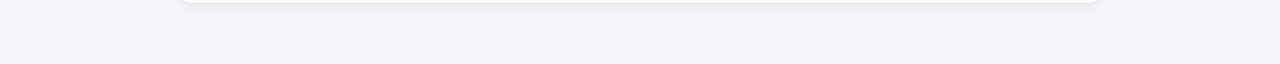
<file: dispense/giorno-01-metodi-cinematica.html>
<!DOCTYPE html>
<html lang="it">
<head>
  <meta charset="UTF-8" />
  <meta name="viewport" content="width=device-width, initial-scale=1.0" />
  <title>Giorno 1 — Metodi della Fisica e Cinematica</title>
  <link rel="stylesheet" href="../css/style.css" />
</head>
<body>
  <header class="topbar">
    <a href="../index.html">← Dashboard 7 Giorni</a>
    <nav class="topbar-nav">
      <a href="formulario-unico.html">Formulario</a>
      <a href="giorno-02-dinamica-energia-statica.html">Giorno 2 →</a>
      <button class="btn-print" onclick="window.print()">Stampa / PDF</button>
    </nav>
  </header>

  <main class="container">
    <article class="sheet">
      <div class="doc-header">
        <div class="badge-row">
          <span class="badge">Giorno 1 di 7</span>
          <span class="badge teal">UD 1 (0,2 CFU) + UD 2A (0,7 CFU)</span>
          <span class="badge amber">Tempo consigliato: 2,5 – 3 ore</span>
        </div>
        <h1>Metodi della Fisica, Vettori e Cinematica</h1>
        <p class="subtitle">Le fondamenta indispensabili per non sbagliare mai un conto: unità SI, conversioni, vettori e leggi del moto.</p>
      </div>

      <div class="box idea">
        <span class="box-title">L'idea chiave del Giorno 1</span>
        Prima di risolvere qualsiasi problema di Fisica devi fare due cose: <b>portare tutto nel Sistema Internazionale (SI)</b> e capire se la grandezza è uno <b>scalare</b> (solo un numero, es. massa, temperatura, energia) o un <b>vettore</b> (numero + direzione + verso, es. velocità, forza, accelerazione). La cinematica descrive <i>come</i> un corpo si muove senza chiedersi ancora <i>perché</i>.
      </div>

      <h2>1. Sistema Internazionale (SI), Prefissi e Conversioni</h2>
      <p>Le <b>7 grandezze fondamentali</b> del SI sono: lunghezza (<b>m</b>), massa (<b>kg</b>), tempo (<b>s</b>), corrente elettrica (<b>A</b>), temperatura (<b>K</b>), quantità di sostanza (<b>mol</b>), intensità luminosa (<b>cd</b>). Tutte le altre sono <b>derivate</b> (es. Newton = kg·m/s², Joule = N·m, Watt = J/s, Pascal = N/m²).</p>

      <table>
        <thead>
          <tr><th>Prefisso</th><th>Simbolo</th><th>Potenza di 10</th><th>Esempio medico</th></tr>
        </thead>
        <tbody>
          <tr><td>Giga / Mega / chilo</td><td>G / M / k</td><td>10⁹ / 10⁶ / 10³</td><td>1 MHz (ultrasuoni ecografia) = 10⁶ Hz</td></tr>
          <tr><td>deci / centi / milli</td><td>d / c / m</td><td>10⁻¹ / 10⁻² / 10⁻³</td><td>1 mV (potenziale ECG) = 10⁻³ V</td></tr>
          <tr><td>micro / nano / pico</td><td>μ / n / p</td><td>10⁻⁶ / 10⁻⁹ / 10⁻¹²</td><td>Globulo rosso ≈ 7 μm = 7×10⁻⁶ m</td></tr>
        </tbody>
      </table>

      <div class="box trap">
        <span class="box-title">Attenzione ai trabocchetti di conversione (escono SEMPRE!)</span>
        <ul>
          <li><b>Velocità:</b> da km/h a m/s si <b>divide per 3,6</b> (es. 72 km/h = 20 m/s). Da m/s a km/h si moltiplica per 3,6.</li>
          <li><b>Aree e Volumi:</b> l'esponente si moltiplica! 1 cm = 10⁻² m ⇒ <b>1 cm² = 10⁻⁴ m²</b> e <b>1 cm³ = 10⁻⁶ m³</b>.</li>
          <li><b>Litri:</b> <b>1 L = 1 dm³ = 10⁻³ m³</b>, mentre <b>1 mL = 1 cm³ = 10⁻⁶ m³</b>.</li>
          <li><b>Densità:</b> <b>1 g/cm³ = 1000 kg/m³</b> (densità dell'acqua).</li>
          <li><b>Errori di misura:</b> una misura si scrive <span class="math">x ± Δx</span> (<b>errore assoluto</b> Δx, con la stessa unità di x); l'<b>errore relativo</b> è <span class="math">e<sub>r</sub> = Δx / x</span> (adimensionale; × 100 dà l'errore percentuale). Le <b>cifre significative</b> sono tutte le cifre certe più la prima incerta (gli zeri iniziali come in 0,0045 non contano: 2 cifre significative).</li>
        </ul>
      </div>

      <h2>2. Vettori e Trigonometria di base</h2>
      <p>Un vettore <span class="math"><b>v</b></span> che forma un angolo <span class="math">θ</span> con l'asse orizzontale si scompone in due componenti perpendicolari:</p>
      <div class="formula-grid">
        <div class="formula-card">
          <div class="f-name">Componenti di un vettore</div>
          <div class="f-eq">v<sub>x</sub> = v·cosθ &nbsp;|&nbsp; v<sub>y</sub> = v·sinθ</div>
          <div class="f-note">Valori chiave: sin0° = 0, cos0° = 1; sin30° = cos60° = 0,5; sin45° = cos45° ≈ 0,71; cos30° = sin60° ≈ 0,87; sin90° = 1, cos90° = 0.</div>
        </div>
        <div class="formula-card">
          <div class="f-name">Modulo &amp; Prodotti</div>
          <div class="f-eq">v = √(v<sub>x</sub>² + v<sub>y</sub>²)</div>
          <div class="f-note"><b>Scalare</b> (dà un numero): A·B·cosθ.<br/><b>Vettoriale</b> (dà un vettore): modulo A·B·sinθ.</div>
        </div>
      </div>

      <h2>3. Cinematica: i 4 moti da sapere</h2>
      <ul>
        <li><b>Velocità media:</b> <span class="math">v<sub>m</sub> = Δs / Δt</span> (m/s). <b>Accelerazione media:</b> <span class="math">a<sub>m</sub> = Δv / Δt</span> (m/s²).</li>
        <li><b>Moto Rettilineo Uniforme (MRU):</b> velocità costante (<span class="math">a = 0</span>). Grafico spazio-tempo = retta inclinata.</li>
        <li><b>Moto Rettilineo Uniformemente Accelerato (MRUA):</b> accelerazione costante (es. <b>caduta libera</b> con <span class="math">a = g ≈ 9,81 m/s²</span>). Grafico spazio-tempo = parabola; velocità-tempo = retta.</li>
        <li><b>Moto Parabolico (proiettile):</b> composizione di due moti indipendenti: <b>MRU orizzontale</b> (<span class="math">v<sub>x</sub> = v<sub>0</sub>cosθ</span> costante) + <b>MRUA verticale</b> con <span class="math">a<sub>y</sub> = −g</span> (nel punto più alto <span class="math">v<sub>y</sub> = 0</span>, ma <span class="math">v<sub>x</sub> ≠ 0</span>!).</li>
        <li><b>Moto Circolare Uniforme (MCU):</b> modulo della velocità costante, ma la direzione cambia ⇒ esiste sempre un'<b>accelerazione centripeta</b> diretta verso il centro!</li>
        <li><b>Moto Armonico:</b> oscillazione periodica attorno a una posizione di equilibrio (es. molla, pendolo) caratterizzata da periodo <span class="math">T</span> (s), frequenza <span class="math">f = 1/T</span> (Hz) e pulsazione <span class="math">ω = 2πf</span> (rad/s).</li>
      </ul>

      <div class="formula-grid">
        <div class="formula-card">
          <div class="f-name">MRU (a = 0)</div>
          <div class="f-eq">s = s<sub>0</sub> + v·t</div>
          <div class="f-note">Spazio percorso = area sotto il grafico v(t).</div>
        </div>
        <div class="formula-card">
          <div class="f-name">MRUA (a = cost.)</div>
          <div class="f-eq">v = v<sub>0</sub> + a·t<br/>s = s<sub>0</sub> + v<sub>0</sub>t + ½at²</div>
          <div class="f-note">Formula "salva-tempo": <b>v² = v<sub>0</sub>² + 2aΔs</b>.</div>
        </div>
        <div class="formula-card">
          <div class="f-name">Caduta libera (da fermo)</div>
          <div class="f-eq">h = ½gt² &nbsp;|&nbsp; v = √(2gh)</div>
          <div class="f-note">Indipendente dalla massa del corpo (in assenza d'aria)!</div>
        </div>
        <div class="formula-card">
          <div class="f-name">Moto Circolare Uniforme</div>
          <div class="f-eq">v = <span class="frac"><span>2πR</span><span>T</span></span> = ωR &nbsp;|&nbsp; a<sub>c</sub> = <span class="frac"><span>v²</span><span>R</span></span> = ω²R</div>
          <div class="f-note">ω = 2πf (rad/s). Ricorda: rpm ÷ 60 = giri/secondo (Hz).</div>
        </div>
      </div>

      <div class="box med">
        <span class="box-title">Focus Biomedico — La centrifuga da laboratorio</span>
        In laboratorio clinico si separa il plasma dai globuli rossi usando una <b>centrifuga</b>. Le provette ruotano a migliaia di giri al minuto (rpm), generando un'accelerazione centripeta <span class="math">a<sub>c</sub> = ω²R</span> enorme (spesso espressa in multipli di <i>g</i>, es. "3000 g"). Raddoppiare la frequenza di rotazione <b>quadruplica</b> l'accelerazione centripeta!
      </div>

      <h2>4. Esercizi svolti passo-passo</h2>

      <div class="example">
        <div class="example-q">Esempio 1 (Conversioni): Un'arteria ha sezione S = 2 cm² e il sangue vi scorre a 36 cm/s. Esprimi S in m² e v in m/s.</div>
        <div class="example-sol">
          <b>Svolgimento:</b> Poiché 1 cm = 10⁻² m, abbiamo 1 cm² = (10⁻²)² m² = 10⁻⁴ m². Quindi <b>S = 2 × 10⁻⁴ m²</b>. Per la velocità: 36 cm/s = 36 × 10⁻² m/s = <b>0,36 m/s</b>.
        </div>
      </div>

      <div class="example">
        <div class="example-q">Esempio 2 (MRUA / Frenata): Un'ambulanza viaggia a 72 km/h e frena con decelerazione costante a = −4 m/s² fino a fermarsi. Quanto spazio percorre?</div>
        <div class="example-sol">
          <b>Svolgimento:</b> Converto subito la velocità: v<sub>0</sub> = 72 / 3,6 = 20 m/s; velocità finale v = 0. Uso la formula senza tempo: <span class="math">v² = v<sub>0</sub>² + 2aΔs</span> ⇒ 0 = 20² + 2(−4)Δs ⇒ 8Δs = 400 ⇒ <b>Δs = 50 m</b>.
        </div>
      </div>

      <div class="example">
        <div class="example-q">Esempio 3 (Caduta libera): Una fiala cade da un tavolo alto h = 1,25 m. Con che velocità tocca terra? (usa g = 10 m/s²)</div>
        <div class="example-sol">
          <b>Svolgimento:</b> Parte da fermo (v<sub>0</sub> = 0), quindi <span class="math">v = √(2gh) = √(2 · 10 · 1,25) = √25 = <b>5 m/s</b></span>. Tempo di caduta: t = v/g = 5/10 = 0,5 s.
        </div>
      </div>

      <div class="example">
        <div class="example-q">Esempio 4 (Centrifuga): Un rotore di raggio R = 10 cm compie 3000 giri al minuto (rpm). Calcola la frequenza f e l'accelerazione centripeta a<sub>c</sub>.</div>
        <div class="example-sol">
          <b>Svolgimento:</b> R = 0,10 m. Frequenza: f = 3000 / 60 = <b>50 Hz</b>. Pulsazione: ω = 2πf = 100π ≈ 314,16 rad/s. Accelerazione: <span class="math">a<sub>c</sub> = ω²R ≈ (314,16)² · 0,10 ≈ <b>9870 m/s²</b></span> (circa 1000 volte <i>g</i>!).
        </div>
      </div>

      <section class="quiz-section">
        <h2>5. Mini-Test di Verifica — Giorno 1 (6 quesiti)</h2>

        <div class="quiz-card" data-type="mc" data-answer="b">
          <div class="quiz-q">1. A quanti metri cubi (m³) corrispondono 500 mL di soluzione fisiologica?</div>
          <ul class="quiz-options">
            <li class="quiz-opt" data-val="a">A) 0,5 m³</li>
            <li class="quiz-opt" data-val="b">B) 5 × 10⁻⁴ m³</li>
            <li class="quiz-opt" data-val="c">C) 5 × 10⁻² m³</li>
            <li class="quiz-opt" data-val="d">D) 5 × 10⁻⁶ m³</li>
          </ul>
          <div class="quiz-exp"><b>Spiegazione:</b> 500 mL = 0,5 L. Poiché 1 L = 10⁻³ m³, 0,5 L = 0,5 × 10⁻³ m³ = <b>5 × 10⁻⁴ m³</b>.</div>
        </div>

        <div class="quiz-card" data-type="mc" data-answer="c">
          <div class="quiz-q">2. Quale tra le seguenti grandezze fisiche è una grandezza SCALARE?</div>
          <ul class="quiz-options">
            <li class="quiz-opt" data-val="a">A) Accelerazione</li>
            <li class="quiz-opt" data-val="b">B) Quantità di moto</li>
            <li class="quiz-opt" data-val="c">C) Energia cinetica</li>
            <li class="quiz-opt" data-val="d">D) Forza peso</li>
          </ul>
          <div class="quiz-exp"><b>Spiegazione:</b> L'energia (come lavoro, massa, pressione, temperatura) è uno <b>scalare</b>; forza, accelerazione e quantità di moto sono vettori.</div>
        </div>

        <div class="quiz-card" data-type="mc" data-answer="a">
          <div class="quiz-q">3. Due vettori perpendicolari hanno moduli A = 6 e B = 8. Quanto vale il modulo della loro somma?</div>
          <ul class="quiz-options">
            <li class="quiz-opt" data-val="a">A) 10</li>
            <li class="quiz-opt" data-val="b">B) 14</li>
            <li class="quiz-opt" data-val="c">C) 2</li>
            <li class="quiz-opt" data-val="d">D) 48</li>
          </ul>
          <div class="quiz-exp"><b>Spiegazione:</b> Per il teorema di Pitagora: √(6² + 8²) = √(36 + 64) = √100 = <b>10</b>.</div>
        </div>

        <div class="quiz-card" data-type="mc" data-answer="d">
          <div class="quiz-q">4. Un corpo parte da fermo e si muove con accelerazione costante a = 2 m/s² per 5 secondi. Quanti metri percorre?</div>
          <ul class="quiz-options">
            <li class="quiz-opt" data-val="a">A) 10 m</li>
            <li class="quiz-opt" data-val="b">B) 50 m</li>
            <li class="quiz-opt" data-val="c">C) 20 m</li>
            <li class="quiz-opt" data-val="d">D) 25 m</li>
          </ul>
          <div class="quiz-exp"><b>Spiegazione:</b> s = ½at² = ½ · 2 · 5² = <b>25 m</b>.</div>
        </div>

        <div class="quiz-card" data-type="mc" data-answer="b">
          <div class="quiz-q">5. In un moto circolare uniforme, se raddoppia la velocità v mantenendo costante il raggio R, l'accelerazione centripeta:</div>
          <ul class="quiz-options">
            <li class="quiz-opt" data-val="a">A) Raddoppia</li>
            <li class="quiz-opt" data-val="b">B) Quadruplica</li>
            <li class="quiz-opt" data-val="c">C) Rimane invariata</li>
            <li class="quiz-opt" data-val="d">D) Si dimezza</li>
          </ul>
          <div class="quiz-exp"><b>Spiegazione:</b> Poiché a<sub>c</sub> = v²/R, raddoppiando v si ottiene (2v)²/R = 4·(v²/R): <b>quadruplica</b>.</div>
        </div>

        <div class="quiz-card" data-type="fill" data-answer="30">
          <div class="quiz-q">6. (Completamento) Un'auto viaggia a 108 km/h. A quanti m/s corrisponde? (scrivi solo il numero)</div>
          <div class="quiz-fill">
            <input type="text" placeholder="Es. 25" /> <span>m/s</span>
          </div>
          <div class="quiz-exp"><b>Spiegazione:</b> 108 ÷ 3,6 = <b>30 m/s</b>.</div>
        </div>

        <div class="quiz-actions">
          <button id="btn-check-quiz" class="btn teal">Verifica risposte</button>
          <button id="btn-reveal-quiz" class="btn outline">Mostra/Nascondi spiegazioni</button>
          <button id="btn-reset-quiz" class="btn outline">Ricomincia</button>
        </div>
        <div id="score-banner" class="score-banner"></div>
      </section>

      <section class="print-answers">
        <h2>Soluzioni Mini-Test — Giorno 1</h2>
        <ol>
          <li><b>B</b> (500 mL = 0,5 L = 5 × 10⁻⁴ m³).</li>
          <li><b>C</b> (L'energia cinetica è uno scalare).</li>
          <li><b>A</b> (√(6² + 8²) = 10).</li>
          <li><b>D</b> (s = ½·2·5² = 25 m).</li>
          <li><b>B</b> (a<sub>c</sub> = v²/R, quindi quadruplica).</li>
          <li><b>30 m/s</b> (108 ÷ 3,6 = 30).</li>
        </ol>
      </section>

      <div class="day-footer">
        <a class="btn outline" href="../index.html">← Dashboard</a>
        <a class="btn" href="giorno-02-dinamica-energia-statica.html">Vai al Giorno 2: Dinamica ed Energia →</a>
      </div>
    </article>
  </main>
  <script src="../js/quiz.js"></script>
</body>
</html>
</file>
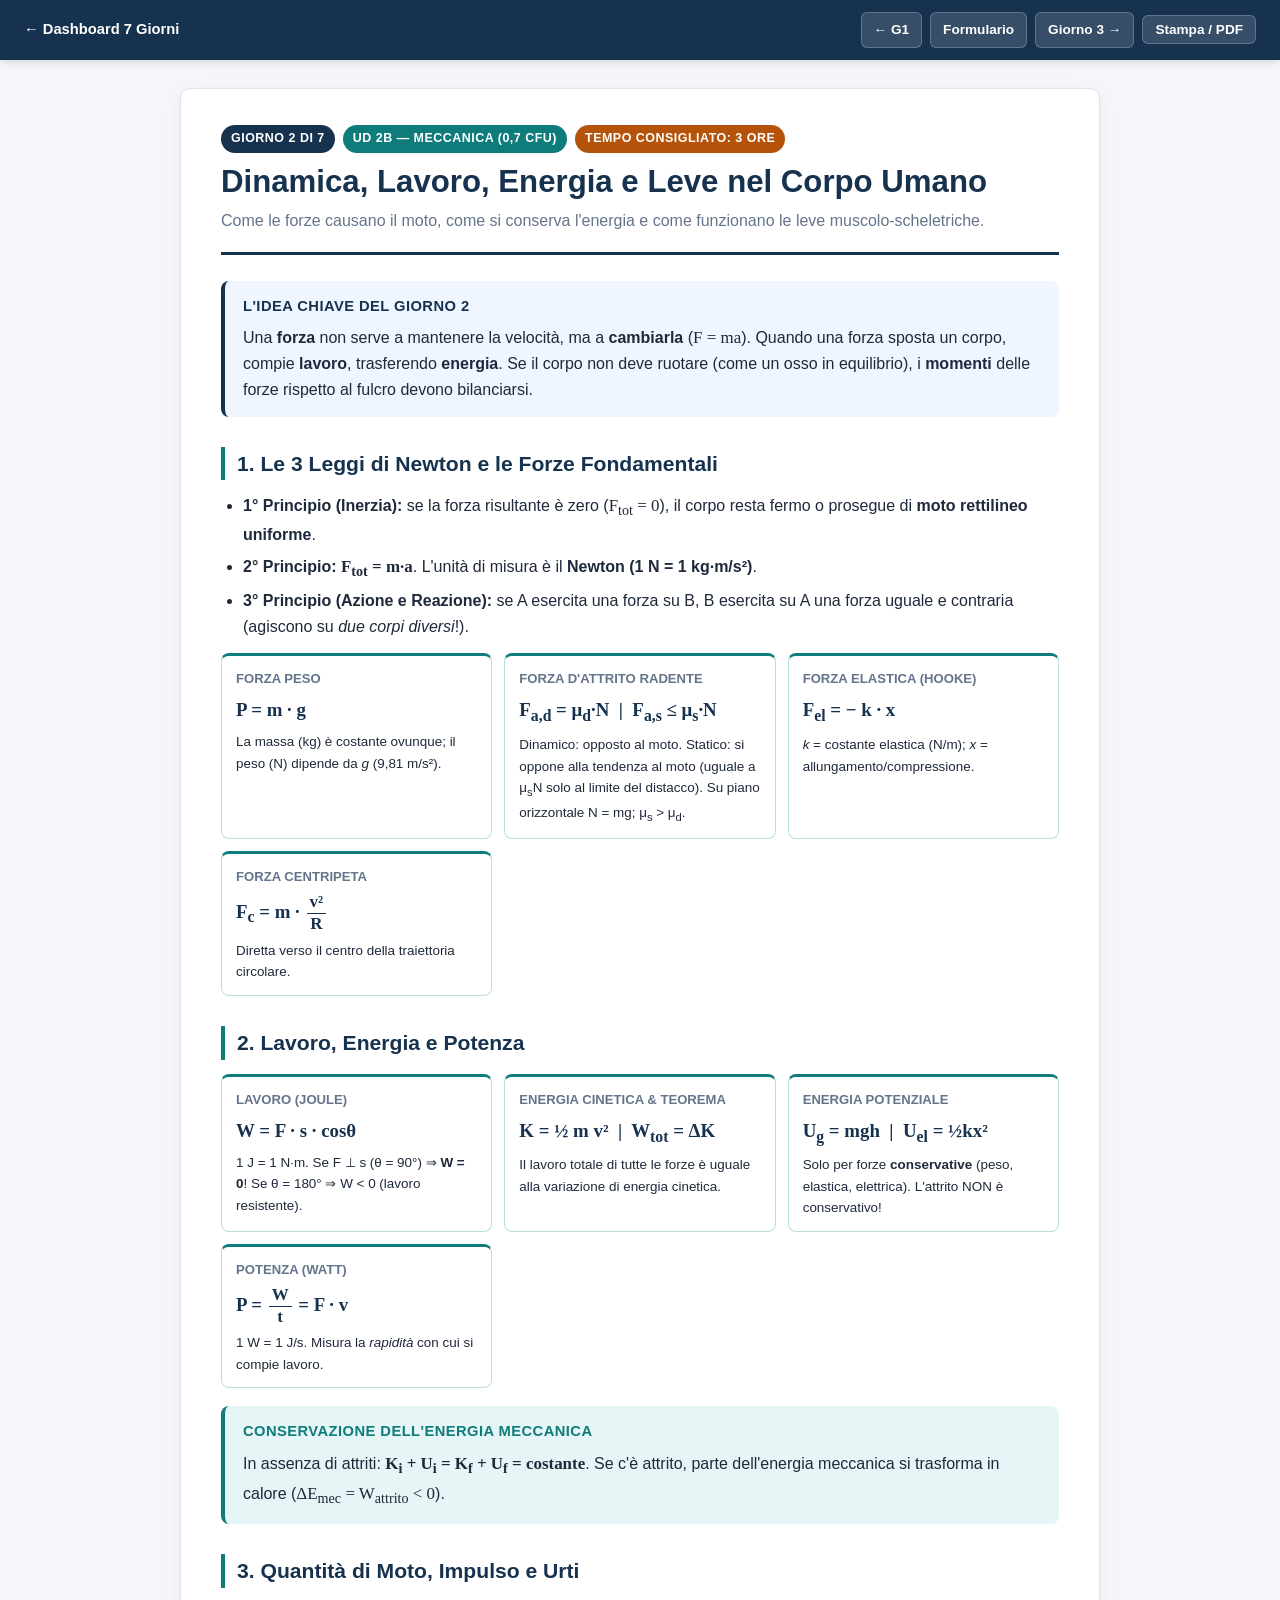
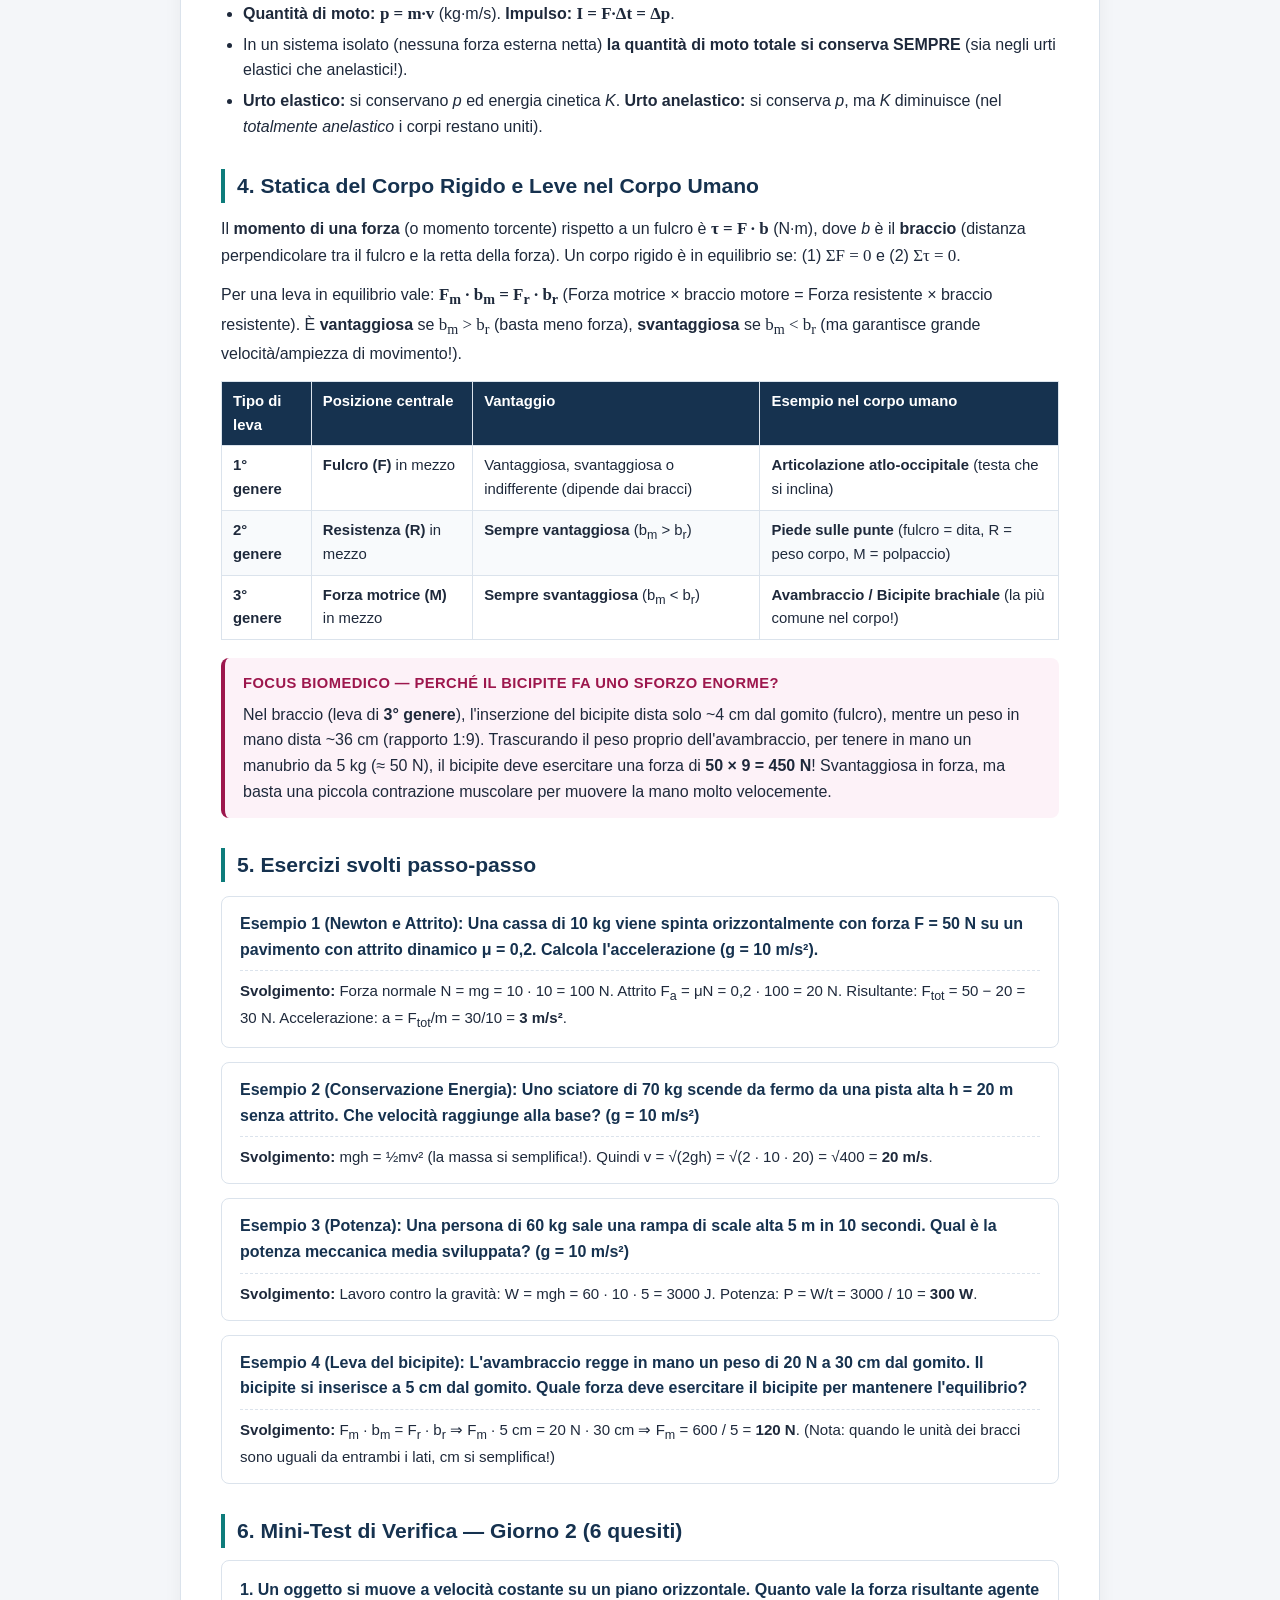
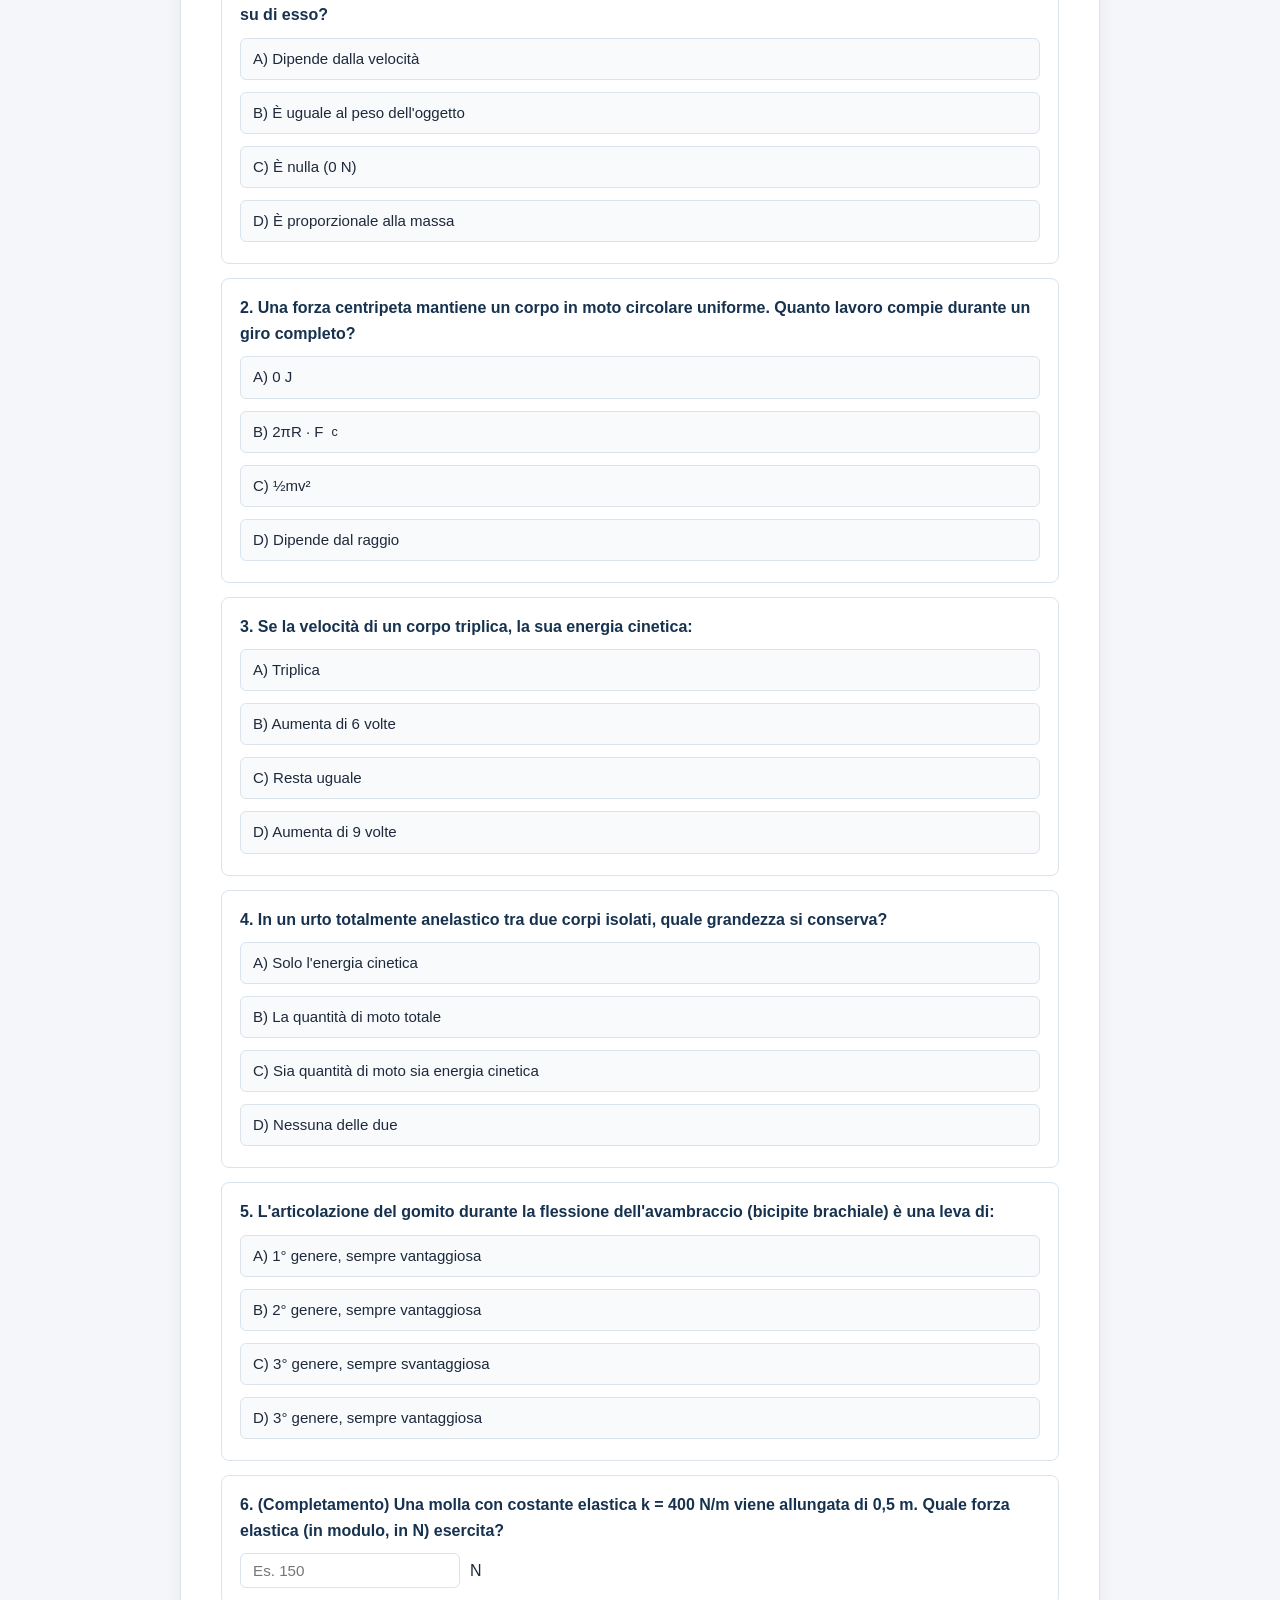
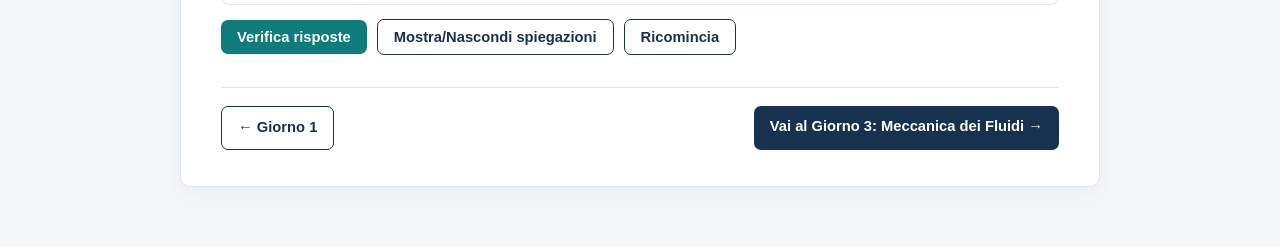
<file: dispense/giorno-02-dinamica-energia-statica.html>
<!DOCTYPE html>
<html lang="it">
<head>
  <meta charset="UTF-8" />
  <meta name="viewport" content="width=device-width, initial-scale=1.0" />
  <title>Giorno 2 — Dinamica, Energia, Quantità di Moto e Leve</title>
  <link rel="stylesheet" href="../css/style.css" />
</head>
<body>
  <header class="topbar">
    <a href="../index.html">← Dashboard 7 Giorni</a>
    <nav class="topbar-nav">
      <a href="giorno-01-metodi-cinematica.html">← G1</a>
      <a href="formulario-unico.html">Formulario</a>
      <a href="giorno-03-meccanica-fluidi.html">Giorno 3 →</a>
      <button class="btn-print" onclick="window.print()">Stampa / PDF</button>
    </nav>
  </header>

  <main class="container">
    <article class="sheet">
      <div class="doc-header">
        <div class="badge-row">
          <span class="badge">Giorno 2 di 7</span>
          <span class="badge teal">UD 2B — Meccanica (0,7 CFU)</span>
          <span class="badge amber">Tempo consigliato: 3 ore</span>
        </div>
        <h1>Dinamica, Lavoro, Energia e Leve nel Corpo Umano</h1>
        <p class="subtitle">Come le forze causano il moto, come si conserva l'energia e come funzionano le leve muscolo-scheletriche.</p>
      </div>

      <div class="box idea">
        <span class="box-title">L'idea chiave del Giorno 2</span>
        Una <b>forza</b> non serve a mantenere la velocità, ma a <b>cambiarla</b> (<span class="math">F = ma</span>). Quando una forza sposta un corpo, compie <b>lavoro</b>, trasferendo <b>energia</b>. Se il corpo non deve ruotare (come un osso in equilibrio), i <b>momenti</b> delle forze rispetto al fulcro devono bilanciarsi.
      </div>

      <h2>1. Le 3 Leggi di Newton e le Forze Fondamentali</h2>
      <ul>
        <li><b>1° Principio (Inerzia):</b> se la forza risultante è zero (<span class="math">F<sub>tot</sub> = 0</span>), il corpo resta fermo o prosegue di <b>moto rettilineo uniforme</b>.</li>
        <li><b>2° Principio:</b> <span class="math"><b>F<sub>tot</sub> = m·a</b></span>. L'unità di misura è il <b>Newton (1 N = 1 kg·m/s²)</b>.</li>
        <li><b>3° Principio (Azione e Reazione):</b> se A esercita una forza su B, B esercita su A una forza uguale e contraria (agiscono su <i>due corpi diversi</i>!).</li>
      </ul>

      <div class="formula-grid">
        <div class="formula-card">
          <div class="f-name">Forza Peso</div>
          <div class="f-eq">P = m · g</div>
          <div class="f-note">La massa (kg) è costante ovunque; il peso (N) dipende da <i>g</i> (9,81 m/s²).</div>
        </div>
        <div class="formula-card">
          <div class="f-name">Forza d'Attrito Radente</div>
          <div class="f-eq">F<sub>a,d</sub> = μ<sub>d</sub>·N &nbsp;|&nbsp; F<sub>a,s</sub> ≤ μ<sub>s</sub>·N</div>
          <div class="f-note">Dinamico: opposto al moto. Statico: si oppone alla tendenza al moto (uguale a μ<sub>s</sub>N solo al limite del distacco). Su piano orizzontale N = mg; μ<sub>s</sub> &gt; μ<sub>d</sub>.</div>
        </div>
        <div class="formula-card">
          <div class="f-name">Forza Elastica (Hooke)</div>
          <div class="f-eq">F<sub>el</sub> = − k · x</div>
          <div class="f-note"><i>k</i> = costante elastica (N/m); <i>x</i> = allungamento/compressione.</div>
        </div>
        <div class="formula-card">
          <div class="f-name">Forza Centripeta</div>
          <div class="f-eq">F<sub>c</sub> = m · <span class="frac"><span>v²</span><span>R</span></span></div>
          <div class="f-note">Diretta verso il centro della traiettoria circolare.</div>
        </div>
      </div>

      <h2>2. Lavoro, Energia e Potenza</h2>
      <div class="formula-grid">
        <div class="formula-card">
          <div class="f-name">Lavoro (Joule)</div>
          <div class="f-eq">W = F · s · cosθ</div>
          <div class="f-note">1 J = 1 N·m. Se F ⊥ s (θ = 90°) ⇒ <b>W = 0</b>! Se θ = 180° ⇒ W &lt; 0 (lavoro resistente).</div>
        </div>
        <div class="formula-card">
          <div class="f-name">Energia Cinetica &amp; Teorema</div>
          <div class="f-eq">K = ½ m v² &nbsp;|&nbsp; W<sub>tot</sub> = ΔK</div>
          <div class="f-note">Il lavoro totale di tutte le forze è uguale alla variazione di energia cinetica.</div>
        </div>
        <div class="formula-card">
          <div class="f-name">Energia Potenziale</div>
          <div class="f-eq">U<sub>g</sub> = mgh &nbsp;|&nbsp; U<sub>el</sub> = ½kx²</div>
          <div class="f-note">Solo per forze <b>conservative</b> (peso, elastica, elettrica). L'attrito NON è conservativo!</div>
        </div>
        <div class="formula-card">
          <div class="f-name">Potenza (Watt)</div>
          <div class="f-eq">P = <span class="frac"><span>W</span><span>t</span></span> = F · v</div>
          <div class="f-note">1 W = 1 J/s. Misura la <i>rapidità</i> con cui si compie lavoro.</div>
        </div>
      </div>

      <div class="box formula">
        <span class="box-title">Conservazione dell'Energia Meccanica</span>
        In assenza di attriti: <span class="math"><b>K<sub>i</sub> + U<sub>i</sub> = K<sub>f</sub> + U<sub>f</sub> = costante</b></span>. Se c'è attrito, parte dell'energia meccanica si trasforma in calore (<span class="math">ΔE<sub>mec</sub> = W<sub>attrito</sub> &lt; 0</span>).
      </div>

      <h2>3. Quantità di Moto, Impulso e Urti</h2>
      <ul>
        <li><b>Quantità di moto:</b> <span class="math"><b>p = m·v</b></span> (kg·m/s). <b>Impulso:</b> <span class="math"><b>I = F·Δt = Δp</b></span>.</li>
        <li>In un sistema isolato (nessuna forza esterna netta) <b>la quantità di moto totale si conserva SEMPRE</b> (sia negli urti elastici che anelastici!).</li>
        <li><b>Urto elastico:</b> si conservano <i>p</i> ed energia cinetica <i>K</i>. <b>Urto anelastico:</b> si conserva <i>p</i>, ma <i>K</i> diminuisce (nel <i>totalmente anelastico</i> i corpi restano uniti).</li>
      </ul>

      <h2>4. Statica del Corpo Rigido e Leve nel Corpo Umano</h2>
      <p>Il <b>momento di una forza</b> (o momento torcente) rispetto a un fulcro è <span class="math"><b>τ = F · b</b></span> (N·m), dove <i>b</i> è il <b>braccio</b> (distanza perpendicolare tra il fulcro e la retta della forza). Un corpo rigido è in equilibrio se: (1) <span class="math">ΣF = 0</span> e (2) <span class="math">Στ = 0</span>.</p>
      <p>Per una leva in equilibrio vale: <span class="math"><b>F<sub>m</sub> · b<sub>m</sub> = F<sub>r</sub> · b<sub>r</sub></b></span> (Forza motrice × braccio motore = Forza resistente × braccio resistente). È <b>vantaggiosa</b> se <span class="math">b<sub>m</sub> &gt; b<sub>r</sub></span> (basta meno forza), <b>svantaggiosa</b> se <span class="math">b<sub>m</sub> &lt; b<sub>r</sub></span> (ma garantisce grande velocità/ampiezza di movimento!).</p>

      <table>
        <thead>
          <tr><th>Tipo di leva</th><th>Posizione centrale</th><th>Vantaggio</th><th>Esempio nel corpo umano</th></tr>
        </thead>
        <tbody>
          <tr><td><b>1° genere</b></td><td><b>Fulcro (F)</b> in mezzo</td><td>Vantaggiosa, svantaggiosa o indifferente (dipende dai bracci)</td><td><b>Articolazione atlo-occipitale</b> (testa che si inclina)</td></tr>
          <tr><td><b>2° genere</b></td><td><b>Resistenza (R)</b> in mezzo</td><td><b>Sempre vantaggiosa</b> (b<sub>m</sub> &gt; b<sub>r</sub>)</td><td><b>Piede sulle punte</b> (fulcro = dita, R = peso corpo, M = polpaccio)</td></tr>
          <tr><td><b>3° genere</b></td><td><b>Forza motrice (M)</b> in mezzo</td><td><b>Sempre svantaggiosa</b> (b<sub>m</sub> &lt; b<sub>r</sub>)</td><td><b>Avambraccio / Bicipite brachiale</b> (la più comune nel corpo!)</td></tr>
        </tbody>
      </table>

      <div class="box med">
        <span class="box-title">Focus Biomedico — Perché il bicipite fa uno sforzo enorme?</span>
        Nel braccio (leva di <b>3° genere</b>), l'inserzione del bicipite dista solo ~4 cm dal gomito (fulcro), mentre un peso in mano dista ~36 cm (rapporto 1:9). Trascurando il peso proprio dell'avambraccio, per tenere in mano un manubrio da 5 kg (≈ 50 N), il bicipite deve esercitare una forza di <b>50 × 9 = 450 N</b>! Svantaggiosa in forza, ma basta una piccola contrazione muscolare per muovere la mano molto velocemente.
      </div>

      <h2>5. Esercizi svolti passo-passo</h2>

      <div class="example">
        <div class="example-q">Esempio 1 (Newton e Attrito): Una cassa di 10 kg viene spinta orizzontalmente con forza F = 50 N su un pavimento con attrito dinamico μ = 0,2. Calcola l'accelerazione (g = 10 m/s²).</div>
        <div class="example-sol">
          <b>Svolgimento:</b> Forza normale N = mg = 10 · 10 = 100 N. Attrito F<sub>a</sub> = μN = 0,2 · 100 = 20 N. Risultante: F<sub>tot</sub> = 50 − 20 = 30 N. Accelerazione: a = F<sub>tot</sub>/m = 30/10 = <b>3 m/s²</b>.
        </div>
      </div>

      <div class="example">
        <div class="example-q">Esempio 2 (Conservazione Energia): Uno sciatore di 70 kg scende da fermo da una pista alta h = 20 m senza attrito. Che velocità raggiunge alla base? (g = 10 m/s²)</div>
        <div class="example-sol">
          <b>Svolgimento:</b> mgh = ½mv² (la massa si semplifica!). Quindi v = √(2gh) = √(2 · 10 · 20) = √400 = <b>20 m/s</b>.
        </div>
      </div>

      <div class="example">
        <div class="example-q">Esempio 3 (Potenza): Una persona di 60 kg sale una rampa di scale alta 5 m in 10 secondi. Qual è la potenza meccanica media sviluppata? (g = 10 m/s²)</div>
        <div class="example-sol">
          <b>Svolgimento:</b> Lavoro contro la gravità: W = mgh = 60 · 10 · 5 = 3000 J. Potenza: P = W/t = 3000 / 10 = <b>300 W</b>.
        </div>
      </div>

      <div class="example">
        <div class="example-q">Esempio 4 (Leva del bicipite): L'avambraccio regge in mano un peso di 20 N a 30 cm dal gomito. Il bicipite si inserisce a 5 cm dal gomito. Quale forza deve esercitare il bicipite per mantenere l'equilibrio?</div>
        <div class="example-sol">
          <b>Svolgimento:</b> F<sub>m</sub> · b<sub>m</sub> = F<sub>r</sub> · b<sub>r</sub> ⇒ F<sub>m</sub> · 5 cm = 20 N · 30 cm ⇒ F<sub>m</sub> = 600 / 5 = <b>120 N</b>. (Nota: quando le unità dei bracci sono uguali da entrambi i lati, cm si semplifica!)
        </div>
      </div>

      <section class="quiz-section">
        <h2>6. Mini-Test di Verifica — Giorno 2 (6 quesiti)</h2>

        <div class="quiz-card" data-type="mc" data-answer="c">
          <div class="quiz-q">1. Un oggetto si muove a velocità costante su un piano orizzontale. Quanto vale la forza risultante agente su di esso?</div>
          <ul class="quiz-options">
            <li class="quiz-opt" data-val="a">A) Dipende dalla velocità</li>
            <li class="quiz-opt" data-val="b">B) È uguale al peso dell'oggetto</li>
            <li class="quiz-opt" data-val="c">C) È nulla (0 N)</li>
            <li class="quiz-opt" data-val="d">D) È proporzionale alla massa</li>
          </ul>
          <div class="quiz-exp"><b>Spiegazione:</b> Per il 1° e 2° principio di Newton, velocità costante significa a = 0, dunque <b>F<sub>tot</sub> = m·a = 0</b>.</div>
        </div>

        <div class="quiz-card" data-type="mc" data-answer="a">
          <div class="quiz-q">2. Una forza centripeta mantiene un corpo in moto circolare uniforme. Quanto lavoro compie durante un giro completo?</div>
          <ul class="quiz-options">
            <li class="quiz-opt" data-val="a">A) 0 J</li>
            <li class="quiz-opt" data-val="b">B) 2πR · F<sub>c</sub></li>
            <li class="quiz-opt" data-val="c">C) ½mv²</li>
            <li class="quiz-opt" data-val="d">D) Dipende dal raggio</li>
          </ul>
          <div class="quiz-exp"><b>Spiegazione:</b> La forza centripeta è sempre <b>perpendicolare</b> allo spostamento (cos 90° = 0), quindi il suo lavoro è sempre <b>0 J</b>.</div>
        </div>

        <div class="quiz-card" data-type="mc" data-answer="d">
          <div class="quiz-q">3. Se la velocità di un corpo triplica, la sua energia cinetica:</div>
          <ul class="quiz-options">
            <li class="quiz-opt" data-val="a">A) Triplica</li>
            <li class="quiz-opt" data-val="b">B) Aumenta di 6 volte</li>
            <li class="quiz-opt" data-val="c">C) Resta uguale</li>
            <li class="quiz-opt" data-val="d">D) Aumenta di 9 volte</li>
          </ul>
          <div class="quiz-exp"><b>Spiegazione:</b> K = ½mv². Se v → 3v, allora K → ½m(3v)² = <b>9K</b>.</div>
        </div>

        <div class="quiz-card" data-type="mc" data-answer="b">
          <div class="quiz-q">4. In un urto totalmente anelastico tra due corpi isolati, quale grandezza si conserva?</div>
          <ul class="quiz-options">
            <li class="quiz-opt" data-val="a">A) Solo l'energia cinetica</li>
            <li class="quiz-opt" data-val="b">B) La quantità di moto totale</li>
            <li class="quiz-opt" data-val="c">C) Sia quantità di moto sia energia cinetica</li>
            <li class="quiz-opt" data-val="d">D) Nessuna delle due</li>
          </ul>
          <div class="quiz-exp"><b>Spiegazione:</b> Nei sistemi isolati la <b>quantità di moto</b> si conserva sempre; nell'urto anelastico parte dell'energia cinetica si dissipa in deformazione/calore.</div>
        </div>

        <div class="quiz-card" data-type="mc" data-answer="c">
          <div class="quiz-q">5. L'articolazione del gomito durante la flessione dell'avambraccio (bicipite brachiale) è una leva di:</div>
          <ul class="quiz-options">
            <li class="quiz-opt" data-val="a">A) 1° genere, sempre vantaggiosa</li>
            <li class="quiz-opt" data-val="b">B) 2° genere, sempre vantaggiosa</li>
            <li class="quiz-opt" data-val="c">C) 3° genere, sempre svantaggiosa</li>
            <li class="quiz-opt" data-val="d">D) 3° genere, sempre vantaggiosa</li>
          </ul>
          <div class="quiz-exp"><b>Spiegazione:</b> La forza motrice (bicipite) si trova tra il fulcro (gomito) e la resistenza (mano) ⇒ leva di <b>3° genere, sempre svantaggiosa</b> in forza.</div>
        </div>

        <div class="quiz-card" data-type="fill" data-answer="200">
          <div class="quiz-q">6. (Completamento) Una molla con costante elastica k = 400 N/m viene allungata di 0,5 m. Quale forza elastica (in modulo, in N) esercita?</div>
          <div class="quiz-fill">
            <input type="text" placeholder="Es. 150" /> <span>N</span>
          </div>
          <div class="quiz-exp"><b>Spiegazione:</b> |F<sub>el</sub>| = k·x = 400 · 0,5 = <b>200 N</b>.</div>
        </div>

        <div class="quiz-actions">
          <button id="btn-check-quiz" class="btn teal">Verifica risposte</button>
          <button id="btn-reveal-quiz" class="btn outline">Mostra/Nascondi spiegazioni</button>
          <button id="btn-reset-quiz" class="btn outline">Ricomincia</button>
        </div>
        <div id="score-banner" class="score-banner"></div>
      </section>

      <section class="print-answers">
        <h2>Soluzioni Mini-Test — Giorno 2</h2>
        <ol>
          <li><b>C</b> (Velocità costante ⇒ a = 0 ⇒ F<sub>tot</sub> = 0 N).</li>
          <li><b>A</b> (Forza centripeta ⊥ spostamento ⇒ lavoro = 0 J).</li>
          <li><b>D</b> (K ∝ v² ⇒ 3² = 9 volte).</li>
          <li><b>B</b> (Quantità di moto totale).</li>
          <li><b>C</b> (3° genere, sempre svantaggiosa).</li>
          <li><b>200 N</b> (F = k·x = 400 · 0,5 = 200 N).</li>
        </ol>
      </section>

      <div class="day-footer">
        <a class="btn outline" href="giorno-01-metodi-cinematica.html">← Giorno 1</a>
        <a class="btn" href="giorno-03-meccanica-fluidi.html">Vai al Giorno 3: Meccanica dei Fluidi →</a>
      </div>
    </article>
  </main>
  <script src="../js/quiz.js"></script>
</body>
</html>
</file>
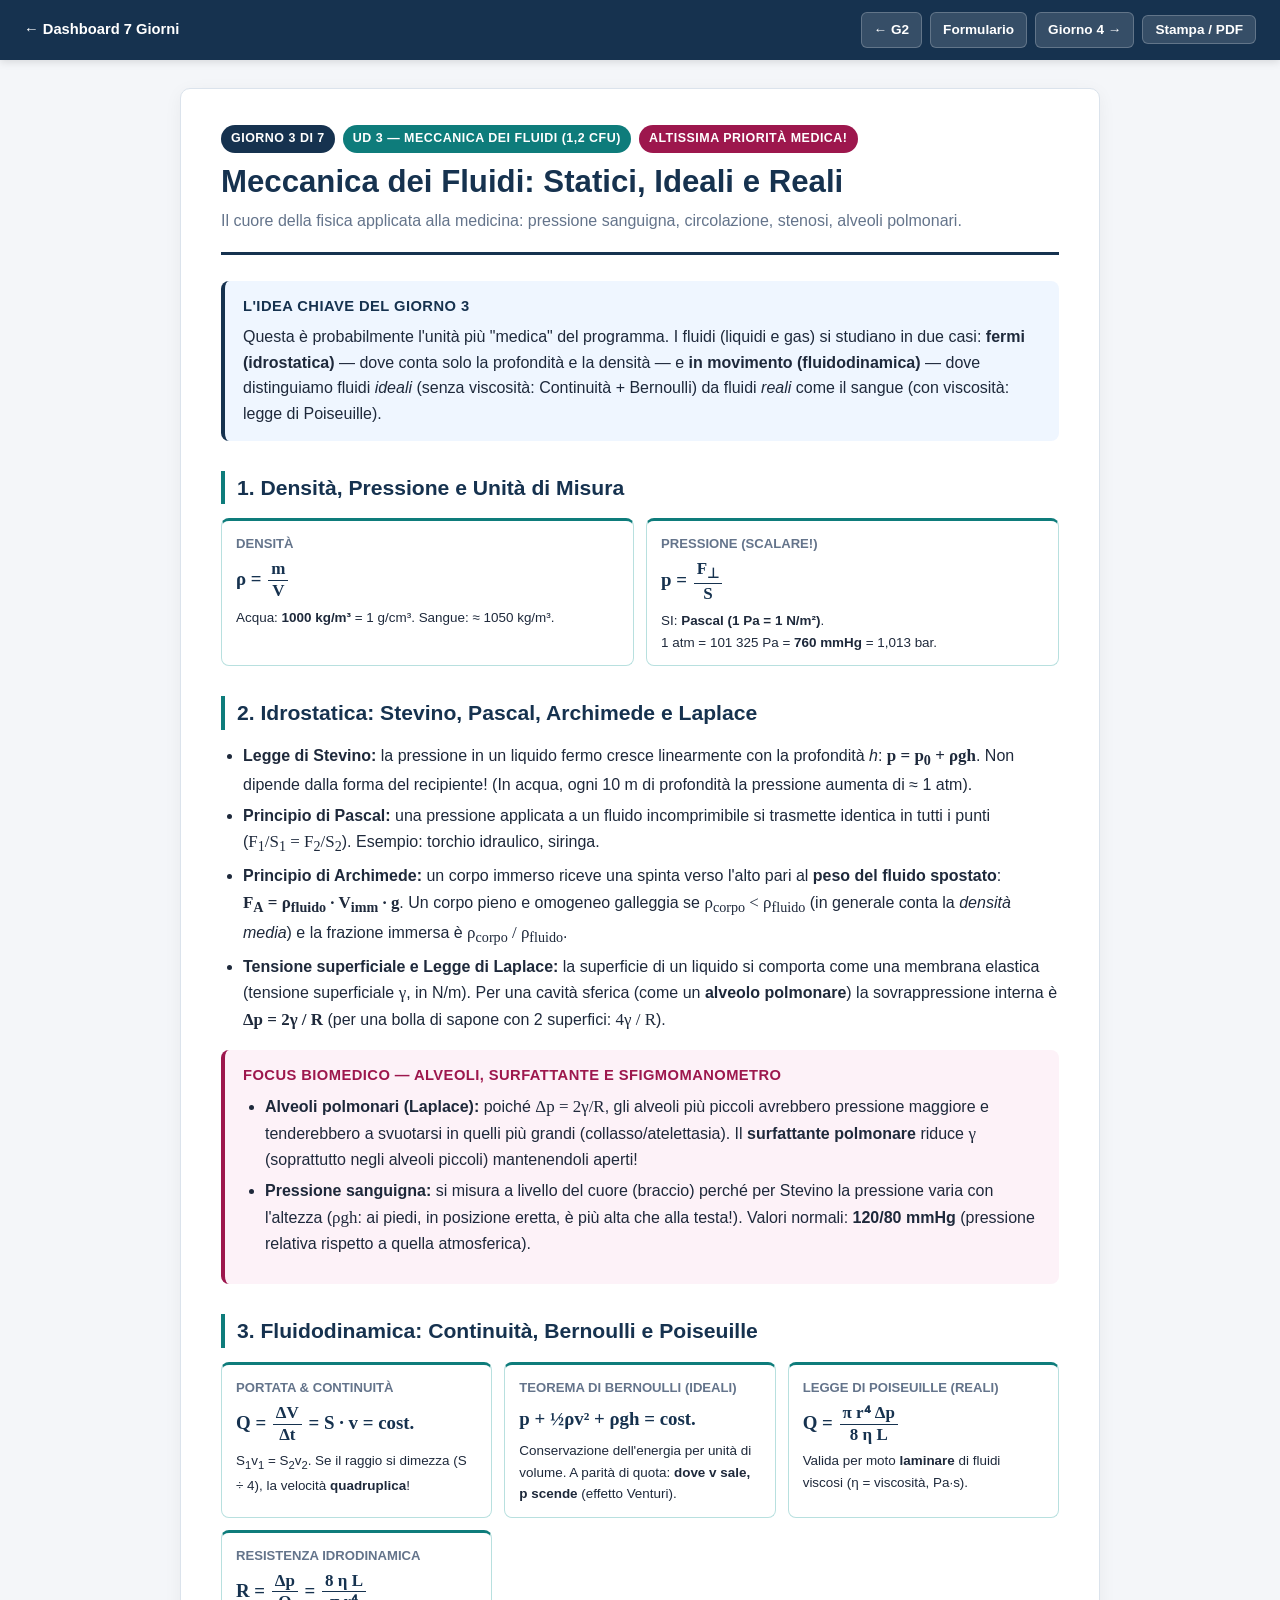
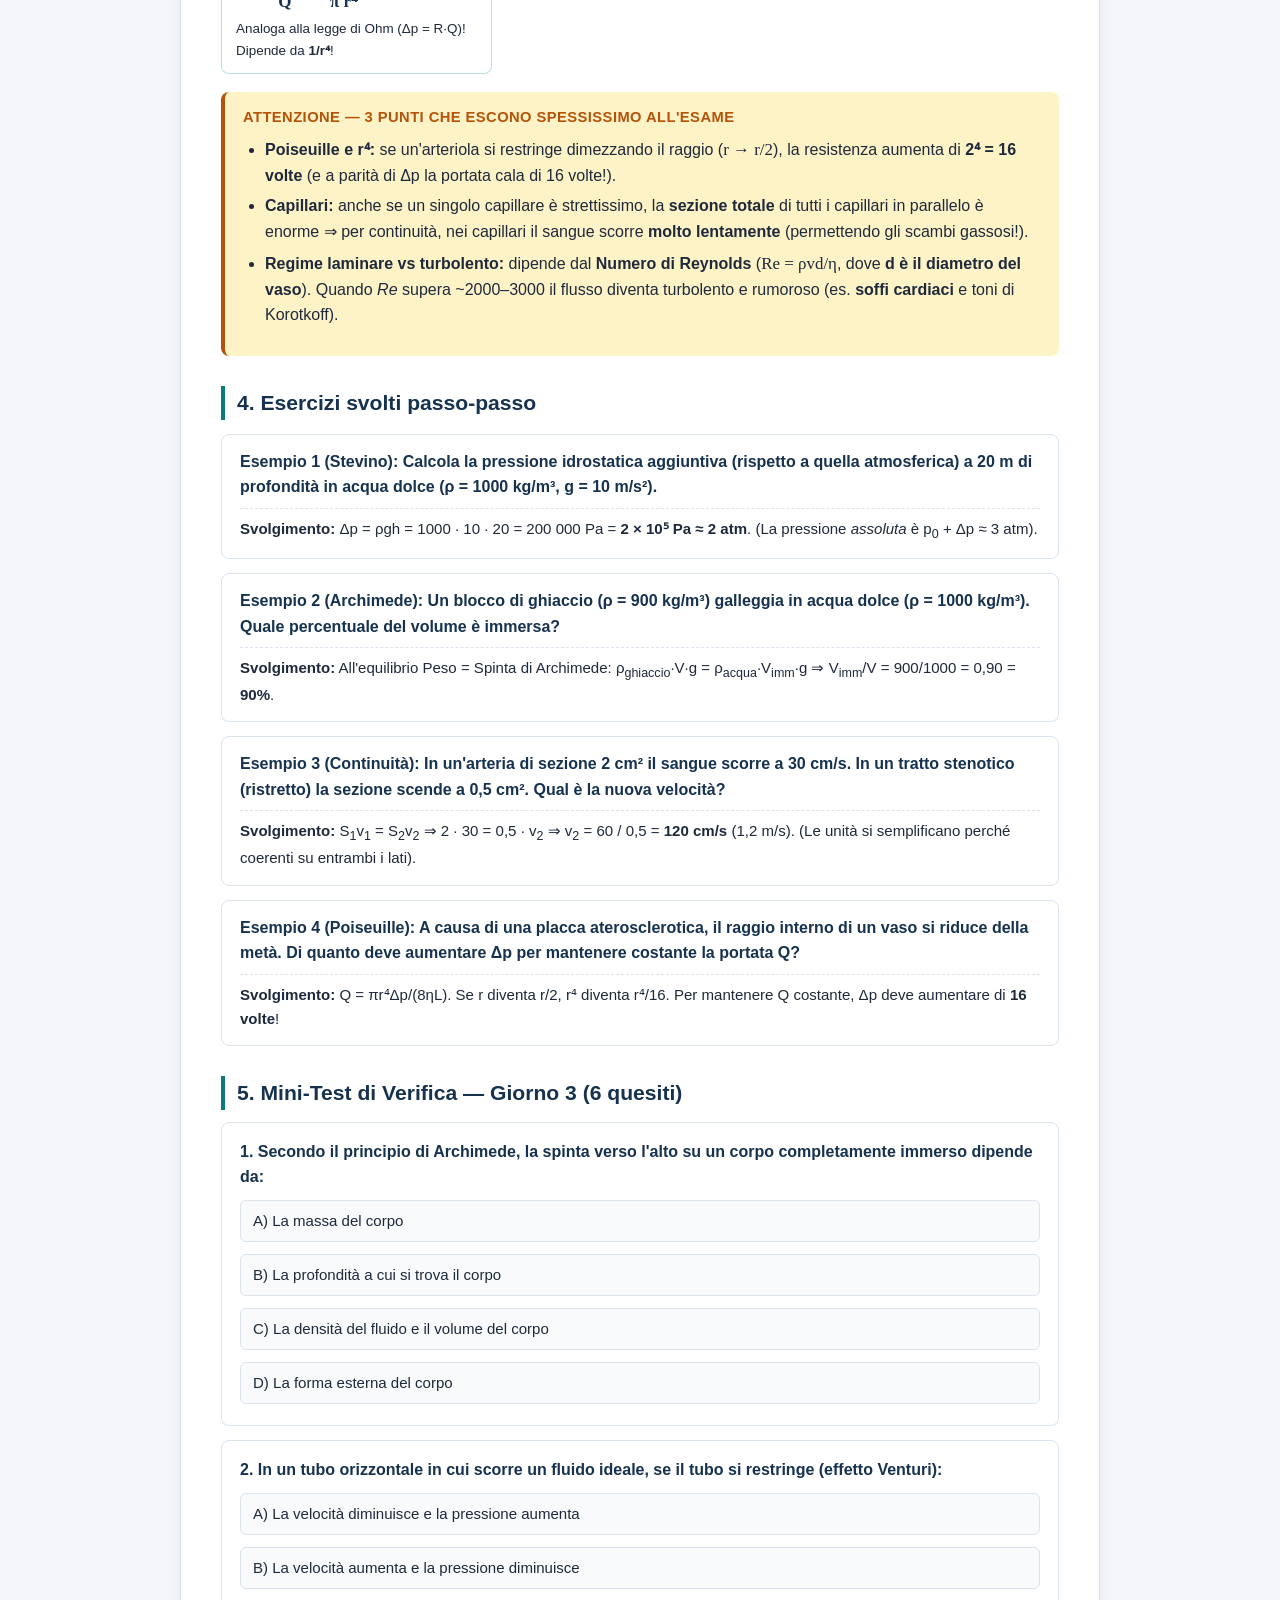
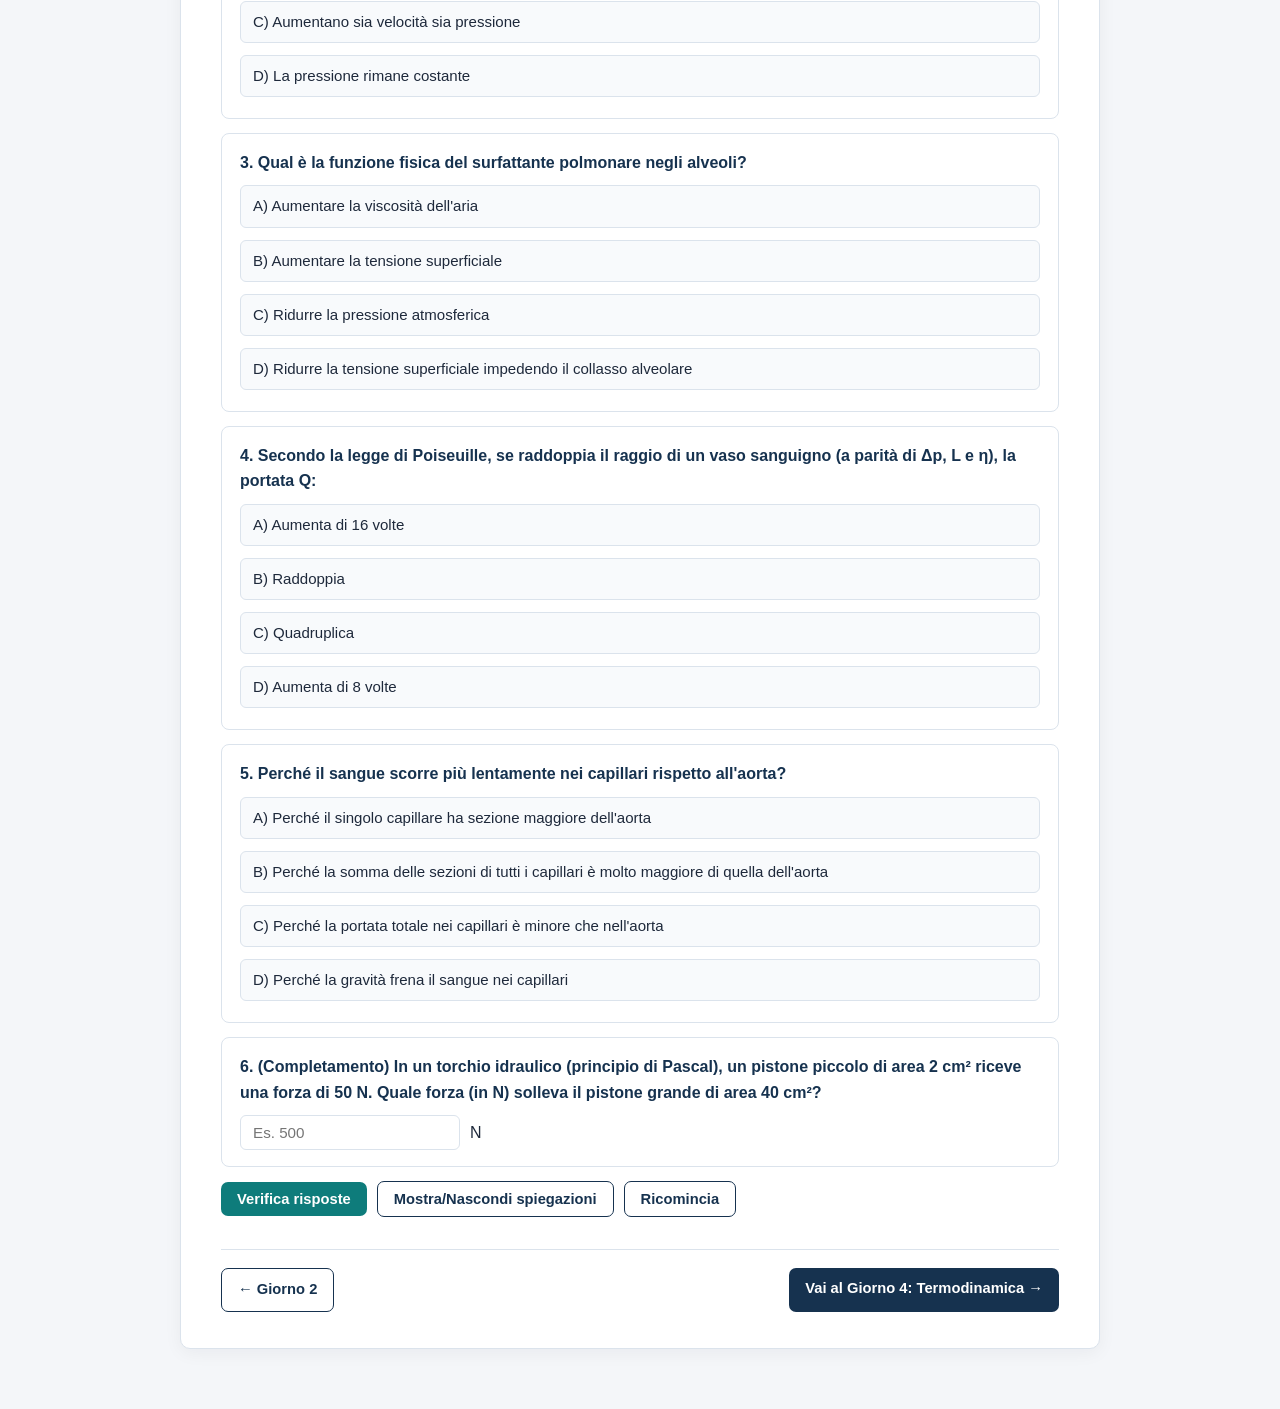
<file: dispense/giorno-03-meccanica-fluidi.html>
<!DOCTYPE html>
<html lang="it">
<head>
  <meta charset="UTF-8" />
  <meta name="viewport" content="width=device-width, initial-scale=1.0" />
  <title>Giorno 3 — Meccanica dei Fluidi</title>
  <link rel="stylesheet" href="../css/style.css" />
</head>
<body>
  <header class="topbar">
    <a href="../index.html">← Dashboard 7 Giorni</a>
    <nav class="topbar-nav">
      <a href="giorno-02-dinamica-energia-statica.html">← G2</a>
      <a href="formulario-unico.html">Formulario</a>
      <a href="giorno-04-termodinamica.html">Giorno 4 →</a>
      <button class="btn-print" onclick="window.print()">Stampa / PDF</button>
    </nav>
  </header>

  <main class="container">
    <article class="sheet">
      <div class="doc-header">
        <div class="badge-row">
          <span class="badge">Giorno 3 di 7</span>
          <span class="badge teal">UD 3 — Meccanica dei Fluidi (1,2 CFU)</span>
          <span class="badge med">Altissima priorità medica!</span>
        </div>
        <h1>Meccanica dei Fluidi: Statici, Ideali e Reali</h1>
        <p class="subtitle">Il cuore della fisica applicata alla medicina: pressione sanguigna, circolazione, stenosi, alveoli polmonari.</p>
      </div>

      <div class="box idea">
        <span class="box-title">L'idea chiave del Giorno 3</span>
        Questa è probabilmente l'unità più "medica" del programma. I fluidi (liquidi e gas) si studiano in due casi: <b>fermi (idrostatica)</b> — dove conta solo la profondità e la densità — e <b>in movimento (fluidodinamica)</b> — dove distinguiamo fluidi <i>ideali</i> (senza viscosità: Continuità + Bernoulli) da fluidi <i>reali</i> come il sangue (con viscosità: legge di Poiseuille).
      </div>

      <h2>1. Densità, Pressione e Unità di Misura</h2>
      <div class="formula-grid">
        <div class="formula-card">
          <div class="f-name">Densità</div>
          <div class="f-eq">ρ = <span class="frac"><span>m</span><span>V</span></span></div>
          <div class="f-note">Acqua: <b>1000 kg/m³</b> = 1 g/cm³. Sangue: ≈ 1050 kg/m³.</div>
        </div>
        <div class="formula-card">
          <div class="f-name">Pressione (Scalare!)</div>
          <div class="f-eq">p = <span class="frac"><span>F<sub>⊥</sub></span><span>S</span></span></div>
          <div class="f-note">SI: <b>Pascal (1 Pa = 1 N/m²)</b>.<br/>1 atm = 101 325 Pa = <b>760 mmHg</b> = 1,013 bar.</div>
        </div>
      </div>

      <h2>2. Idrostatica: Stevino, Pascal, Archimede e Laplace</h2>
      <ul>
        <li><b>Legge di Stevino:</b> la pressione in un liquido fermo cresce linearmente con la profondità <i>h</i>: <span class="math"><b>p = p<sub>0</sub> + ρgh</b></span>. Non dipende dalla forma del recipiente! (In acqua, ogni 10 m di profondità la pressione aumenta di ≈ 1 atm).</li>
        <li><b>Principio di Pascal:</b> una pressione applicata a un fluido incomprimibile si trasmette identica in tutti i punti (<span class="math">F<sub>1</sub>/S<sub>1</sub> = F<sub>2</sub>/S<sub>2</sub></span>). Esempio: torchio idraulico, siringa.</li>
        <li><b>Principio di Archimede:</b> un corpo immerso riceve una spinta verso l'alto pari al <b>peso del fluido spostato</b>: <span class="math"><b>F<sub>A</sub> = ρ<sub>fluido</sub> · V<sub>imm</sub> · g</b></span>. Un corpo pieno e omogeneo galleggia se <span class="math">ρ<sub>corpo</sub> &lt; ρ<sub>fluido</sub></span> (in generale conta la <i>densità media</i>) e la frazione immersa è <span class="math">ρ<sub>corpo</sub> / ρ<sub>fluido</sub></span>.</li>
        <li><b>Tensione superficiale e Legge di Laplace:</b> la superficie di un liquido si comporta come una membrana elastica (tensione superficiale <span class="math">γ</span>, in N/m). Per una cavità sferica (come un <b>alveolo polmonare</b>) la sovrappressione interna è <span class="math"><b>Δp = 2γ / R</b></span> (per una bolla di sapone con 2 superfici: <span class="math">4γ / R</span>).</li>
      </ul>

      <div class="box med">
        <span class="box-title">Focus Biomedico — Alveoli, Surfattante e Sfigmomanometro</span>
        <ul>
          <li><b>Alveoli polmonari (Laplace):</b> poiché <span class="math">Δp = 2γ/R</span>, gli alveoli più piccoli avrebbero pressione maggiore e tenderebbero a svuotarsi in quelli più grandi (collasso/atelettasia). Il <b>surfattante polmonare</b> riduce <span class="math">γ</span> (soprattutto negli alveoli piccoli) mantenendoli aperti!</li>
          <li><b>Pressione sanguigna:</b> si misura a livello del cuore (braccio) perché per Stevino la pressione varia con l'altezza (<span class="math">ρgh</span>: ai piedi, in posizione eretta, è più alta che alla testa!). Valori normali: <b>120/80 mmHg</b> (pressione relativa rispetto a quella atmosferica).</li>
        </ul>
      </div>

      <h2>3. Fluidodinamica: Continuità, Bernoulli e Poiseuille</h2>
      <div class="formula-grid">
        <div class="formula-card">
          <div class="f-name">Portata &amp; Continuità</div>
          <div class="f-eq">Q = <span class="frac"><span>ΔV</span><span>Δt</span></span> = S · v = cost.</div>
          <div class="f-note">S<sub>1</sub>v<sub>1</sub> = S<sub>2</sub>v<sub>2</sub>. Se il raggio si dimezza (S ÷ 4), la velocità <b>quadruplica</b>!</div>
        </div>
        <div class="formula-card">
          <div class="f-name">Teorema di Bernoulli (Ideali)</div>
          <div class="f-eq">p + ½ρv² + ρgh = cost.</div>
          <div class="f-note">Conservazione dell'energia per unità di volume. A parità di quota: <b>dove v sale, p scende</b> (effetto Venturi).</div>
        </div>
        <div class="formula-card">
          <div class="f-name">Legge di Poiseuille (Reali)</div>
          <div class="f-eq">Q = <span class="frac"><span>π r⁴ Δp</span><span>8 η L</span></span></div>
          <div class="f-note">Valida per moto <b>laminare</b> di fluidi viscosi (η = viscosità, Pa·s).</div>
        </div>
        <div class="formula-card">
          <div class="f-name">Resistenza Idrodinamica</div>
          <div class="f-eq">R = <span class="frac"><span>Δp</span><span>Q</span></span> = <span class="frac"><span>8 η L</span><span>π r⁴</span></span></div>
          <div class="f-note">Analoga alla legge di Ohm (Δp = R·Q)! Dipende da <b>1/r⁴</b>!</div>
        </div>
      </div>

      <div class="box trap">
        <span class="box-title">Attenzione — 3 punti che escono spessissimo all'esame</span>
        <ul>
          <li><b>Poiseuille e r⁴:</b> se un'arteriola si restringe dimezzando il raggio (<span class="math">r → r/2</span>), la resistenza aumenta di <b>2⁴ = 16 volte</b> (e a parità di Δp la portata cala di 16 volte!).</li>
          <li><b>Capillari:</b> anche se un singolo capillare è strettissimo, la <b>sezione totale</b> di tutti i capillari in parallelo è enorme ⇒ per continuità, nei capillari il sangue scorre <b>molto lentamente</b> (permettendo gli scambi gassosi!).</li>
          <li><b>Regime laminare vs turbolento:</b> dipende dal <b>Numero di Reynolds</b> (<span class="math">Re = ρvd/η</span>, dove <b>d è il diametro del vaso</b>). Quando <i>Re</i> supera ~2000–3000 il flusso diventa turbolento e rumoroso (es. <b>soffi cardiaci</b> e toni di Korotkoff).</li>
        </ul>
      </div>

      <h2>4. Esercizi svolti passo-passo</h2>

      <div class="example">
        <div class="example-q">Esempio 1 (Stevino): Calcola la pressione idrostatica aggiuntiva (rispetto a quella atmosferica) a 20 m di profondità in acqua dolce (ρ = 1000 kg/m³, g = 10 m/s²).</div>
        <div class="example-sol">
          <b>Svolgimento:</b> Δp = ρgh = 1000 · 10 · 20 = 200 000 Pa = <b>2 × 10⁵ Pa ≈ 2 atm</b>. (La pressione <i>assoluta</i> è p<sub>0</sub> + Δp ≈ 3 atm).
        </div>
      </div>

      <div class="example">
        <div class="example-q">Esempio 2 (Archimede): Un blocco di ghiaccio (ρ = 900 kg/m³) galleggia in acqua dolce (ρ = 1000 kg/m³). Quale percentuale del volume è immersa?</div>
        <div class="example-sol">
          <b>Svolgimento:</b> All'equilibrio Peso = Spinta di Archimede: ρ<sub>ghiaccio</sub>·V·g = ρ<sub>acqua</sub>·V<sub>imm</sub>·g ⇒ V<sub>imm</sub>/V = 900/1000 = 0,90 = <b>90%</b>.
        </div>
      </div>

      <div class="example">
        <div class="example-q">Esempio 3 (Continuità): In un'arteria di sezione 2 cm² il sangue scorre a 30 cm/s. In un tratto stenotico (ristretto) la sezione scende a 0,5 cm². Qual è la nuova velocità?</div>
        <div class="example-sol">
          <b>Svolgimento:</b> S<sub>1</sub>v<sub>1</sub> = S<sub>2</sub>v<sub>2</sub> ⇒ 2 · 30 = 0,5 · v<sub>2</sub> ⇒ v<sub>2</sub> = 60 / 0,5 = <b>120 cm/s</b> (1,2 m/s). (Le unità si semplificano perché coerenti su entrambi i lati).
        </div>
      </div>

      <div class="example">
        <div class="example-q">Esempio 4 (Poiseuille): A causa di una placca aterosclerotica, il raggio interno di un vaso si riduce della metà. Di quanto deve aumentare Δp per mantenere costante la portata Q?</div>
        <div class="example-sol">
          <b>Svolgimento:</b> Q = πr⁴Δp/(8ηL). Se r diventa r/2, r⁴ diventa r⁴/16. Per mantenere Q costante, Δp deve aumentare di <b>16 volte</b>!
        </div>
      </div>

      <section class="quiz-section">
        <h2>5. Mini-Test di Verifica — Giorno 3 (6 quesiti)</h2>

        <div class="quiz-card" data-type="mc" data-answer="c">
          <div class="quiz-q">1. Secondo il principio di Archimede, la spinta verso l'alto su un corpo completamente immerso dipende da:</div>
          <ul class="quiz-options">
            <li class="quiz-opt" data-val="a">A) La massa del corpo</li>
            <li class="quiz-opt" data-val="b">B) La profondità a cui si trova il corpo</li>
            <li class="quiz-opt" data-val="c">C) La densità del fluido e il volume del corpo</li>
            <li class="quiz-opt" data-val="d">D) La forma esterna del corpo</li>
          </ul>
          <div class="quiz-exp"><b>Spiegazione:</b> F<sub>A</sub> = ρ<sub>fluido</sub>·V<sub>imm</sub>·g: dipende solo dalla <b>densità del fluido</b> e dal <b>volume immerso</b>.</div>
        </div>

        <div class="quiz-card" data-type="mc" data-answer="b">
          <div class="quiz-q">2. In un tubo orizzontale in cui scorre un fluido ideale, se il tubo si restringe (effetto Venturi):</div>
          <ul class="quiz-options">
            <li class="quiz-opt" data-val="a">A) La velocità diminuisce e la pressione aumenta</li>
            <li class="quiz-opt" data-val="b">B) La velocità aumenta e la pressione diminuisce</li>
            <li class="quiz-opt" data-val="c">C) Aumentano sia velocità sia pressione</li>
            <li class="quiz-opt" data-val="d">D) La pressione rimane costante</li>
          </ul>
          <div class="quiz-exp"><b>Spiegazione:</b> Per continuità la velocità <b>aumenta</b>; per Bernoulli (p + ½ρv² = cost.) la pressione <b>diminuisce</b>.</div>
        </div>

        <div class="quiz-card" data-type="mc" data-answer="d">
          <div class="quiz-q">3. Qual è la funzione fisica del surfattante polmonare negli alveoli?</div>
          <ul class="quiz-options">
            <li class="quiz-opt" data-val="a">A) Aumentare la viscosità dell'aria</li>
            <li class="quiz-opt" data-val="b">B) Aumentare la tensione superficiale</li>
            <li class="quiz-opt" data-val="c">C) Ridurre la pressione atmosferica</li>
            <li class="quiz-opt" data-val="d">D) Ridurre la tensione superficiale impedendo il collasso alveolare</li>
          </ul>
          <div class="quiz-exp"><b>Spiegazione:</b> Per la legge di Laplace (Δp = 2γ/R), abbassare la tensione superficiale γ riduce la pressione necessaria a tenere aperti gli alveoli.</div>
        </div>

        <div class="quiz-card" data-type="mc" data-answer="a">
          <div class="quiz-q">4. Secondo la legge di Poiseuille, se raddoppia il raggio di un vaso sanguigno (a parità di Δp, L e η), la portata Q:</div>
          <ul class="quiz-options">
            <li class="quiz-opt" data-val="a">A) Aumenta di 16 volte</li>
            <li class="quiz-opt" data-val="b">B) Raddoppia</li>
            <li class="quiz-opt" data-val="c">C) Quadruplica</li>
            <li class="quiz-opt" data-val="d">D) Aumenta di 8 volte</li>
          </ul>
          <div class="quiz-exp"><b>Spiegazione:</b> Q ∝ r⁴. Se r → 2r, allora 2⁴ = <b>16 volte</b>.</div>
        </div>

        <div class="quiz-card" data-type="mc" data-answer="b">
          <div class="quiz-q">5. Perché il sangue scorre più lentamente nei capillari rispetto all'aorta?</div>
          <ul class="quiz-options">
            <li class="quiz-opt" data-val="a">A) Perché il singolo capillare ha sezione maggiore dell'aorta</li>
            <li class="quiz-opt" data-val="b">B) Perché la somma delle sezioni di tutti i capillari è molto maggiore di quella dell'aorta</li>
            <li class="quiz-opt" data-val="c">C) Perché la portata totale nei capillari è minore che nell'aorta</li>
            <li class="quiz-opt" data-val="d">D) Perché la gravità frena il sangue nei capillari</li>
          </ul>
          <div class="quiz-exp"><b>Spiegazione:</b> La portata totale Q è la stessa in tutto il circuito; poiché S<sub>tot,capillari</sub> ≫ S<sub>aorta</sub>, per Q = S·v la velocità nei capillari è minima.</div>
        </div>

        <div class="quiz-card" data-type="fill" data-answer="1000">
          <div class="quiz-q">6. (Completamento) In un torchio idraulico (principio di Pascal), un pistone piccolo di area 2 cm² riceve una forza di 50 N. Quale forza (in N) solleva il pistone grande di area 40 cm²?</div>
          <div class="quiz-fill">
            <input type="text" placeholder="Es. 500" /> <span>N</span>
          </div>
          <div class="quiz-exp"><b>Spiegazione:</b> F<sub>1</sub>/S<sub>1</sub> = F<sub>2</sub>/S<sub>2</sub> ⇒ 50/2 = F<sub>2</sub>/40 ⇒ F<sub>2</sub> = 25 · 40 = <b>1000 N</b>.</div>
        </div>

        <div class="quiz-actions">
          <button id="btn-check-quiz" class="btn teal">Verifica risposte</button>
          <button id="btn-reveal-quiz" class="btn outline">Mostra/Nascondi spiegazioni</button>
          <button id="btn-reset-quiz" class="btn outline">Ricomincia</button>
        </div>
        <div id="score-banner" class="score-banner"></div>
      </section>

      <section class="print-answers">
        <h2>Soluzioni Mini-Test — Giorno 3</h2>
        <ol>
          <li><b>C</b> (Densità del fluido e volume immerso).</li>
          <li><b>B</b> (Velocità aumenta, pressione diminuisce — Venturi/Bernoulli).</li>
          <li><b>D</b> (Riduce la tensione superficiale γ — legge di Laplace).</li>
          <li><b>A</b> (2⁴ = 16 volte — Poiseuille).</li>
          <li><b>B</b> (Sezione complessiva dei capillari molto maggiore).</li>
          <li><b>1000 N</b> (F<sub>2</sub> = 50 · 40 / 2 = 1000 N).</li>
        </ol>
      </section>

      <div class="day-footer">
        <a class="btn outline" href="giorno-02-dinamica-energia-statica.html">← Giorno 2</a>
        <a class="btn" href="giorno-04-termodinamica.html">Vai al Giorno 4: Termodinamica →</a>
      </div>
    </article>
  </main>
  <script src="../js/quiz.js"></script>
</body>
</html>
</file>
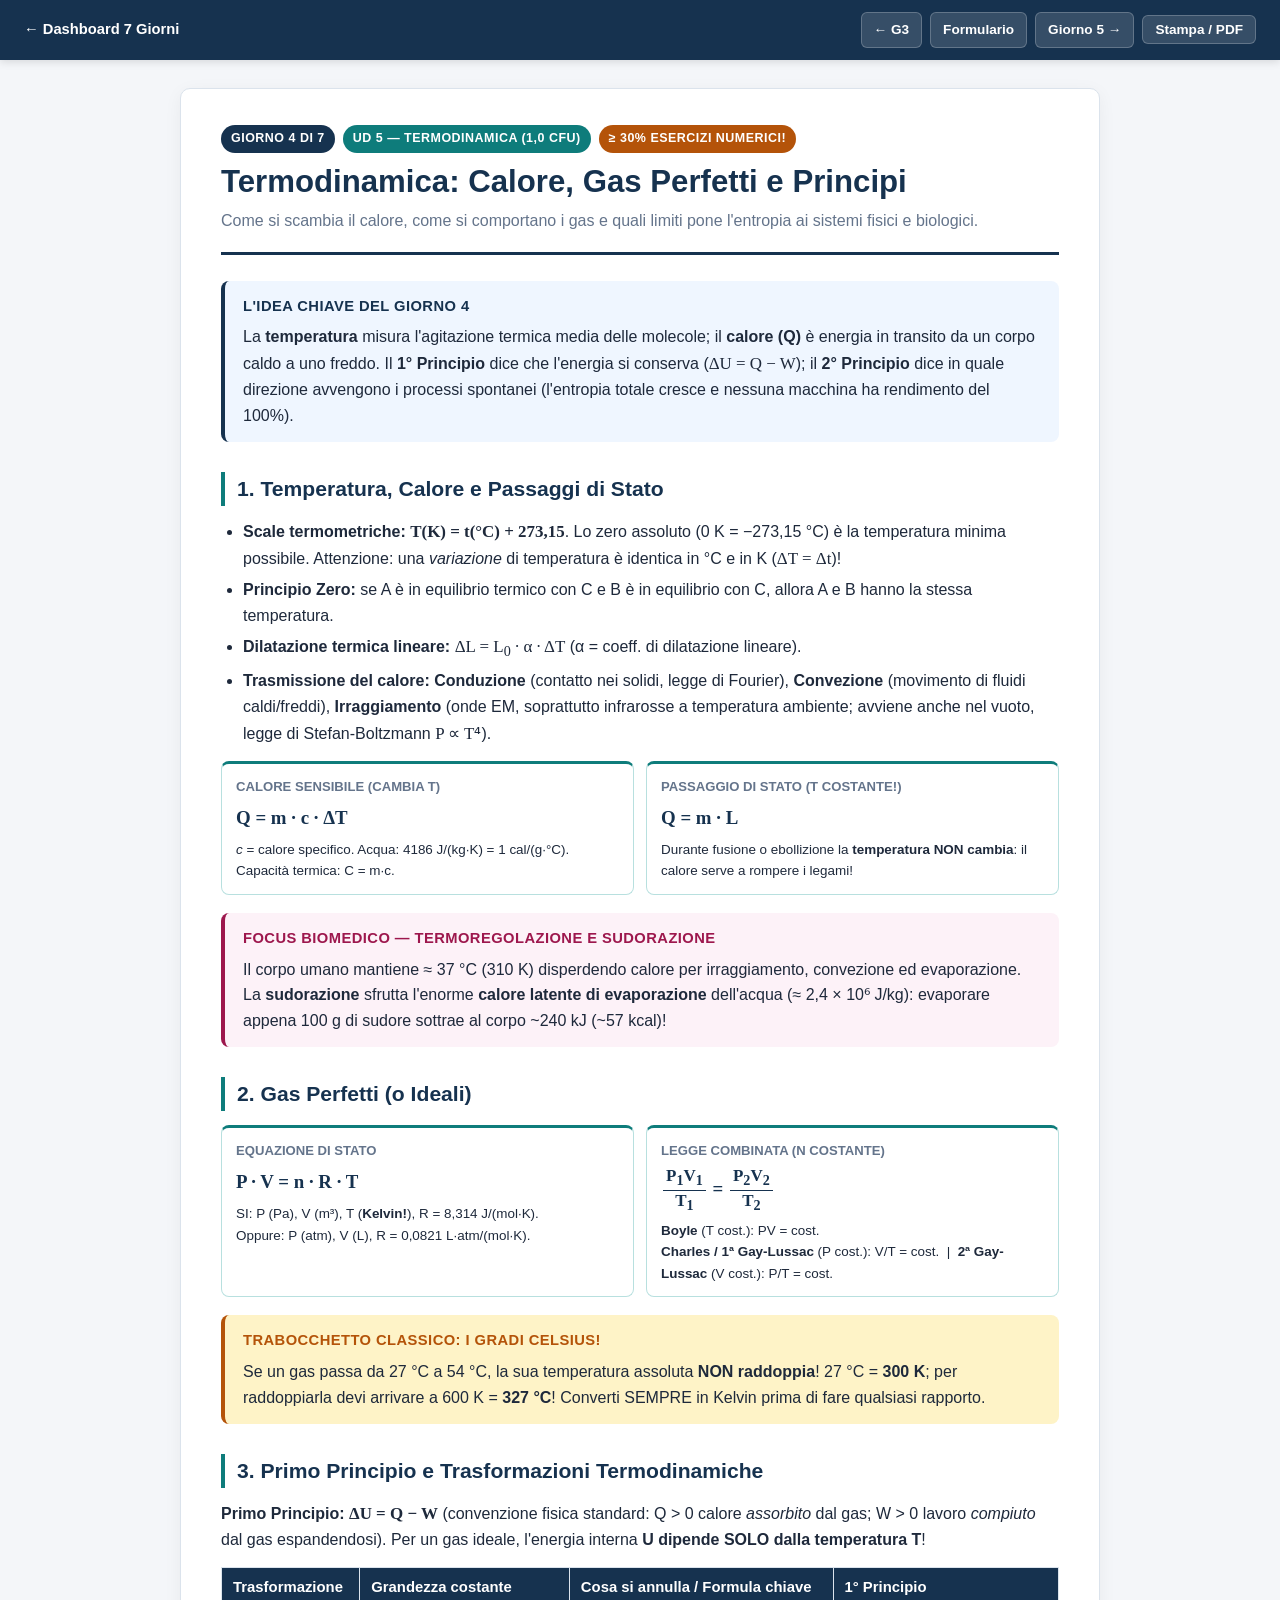
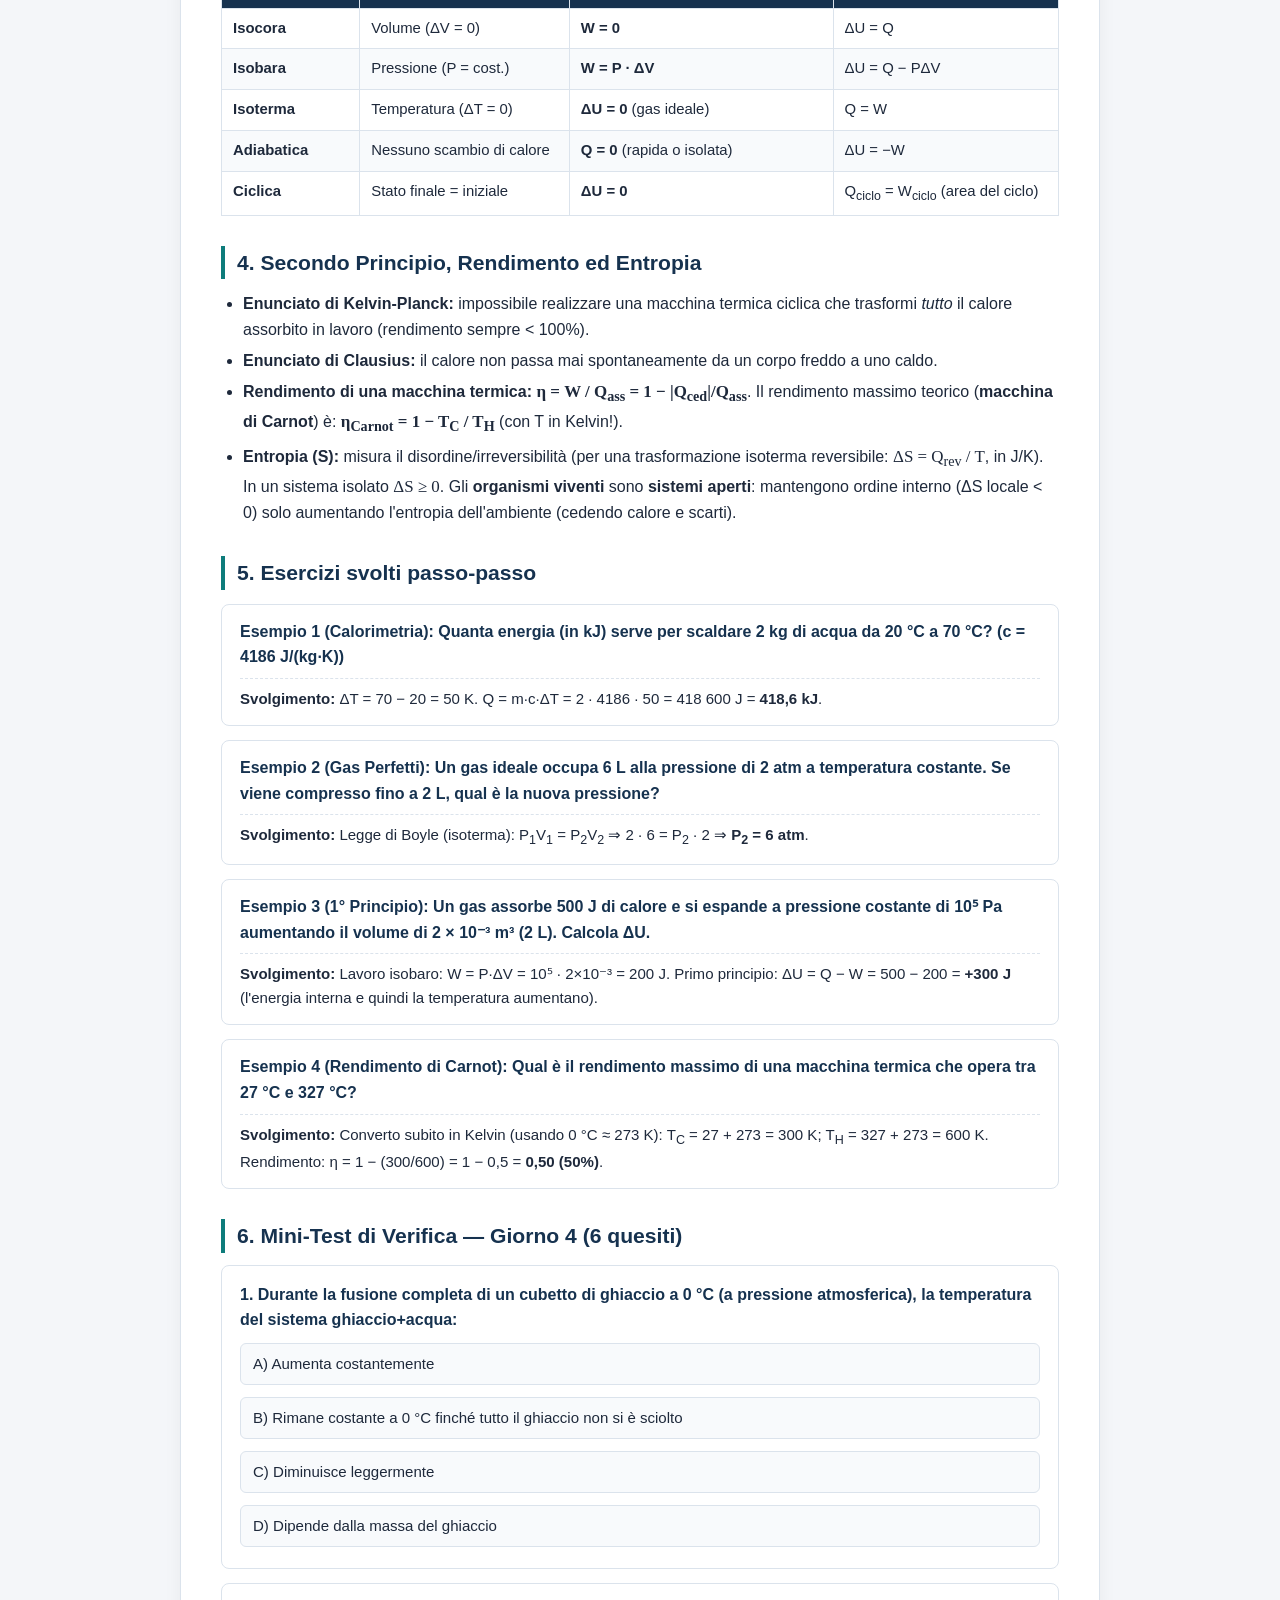
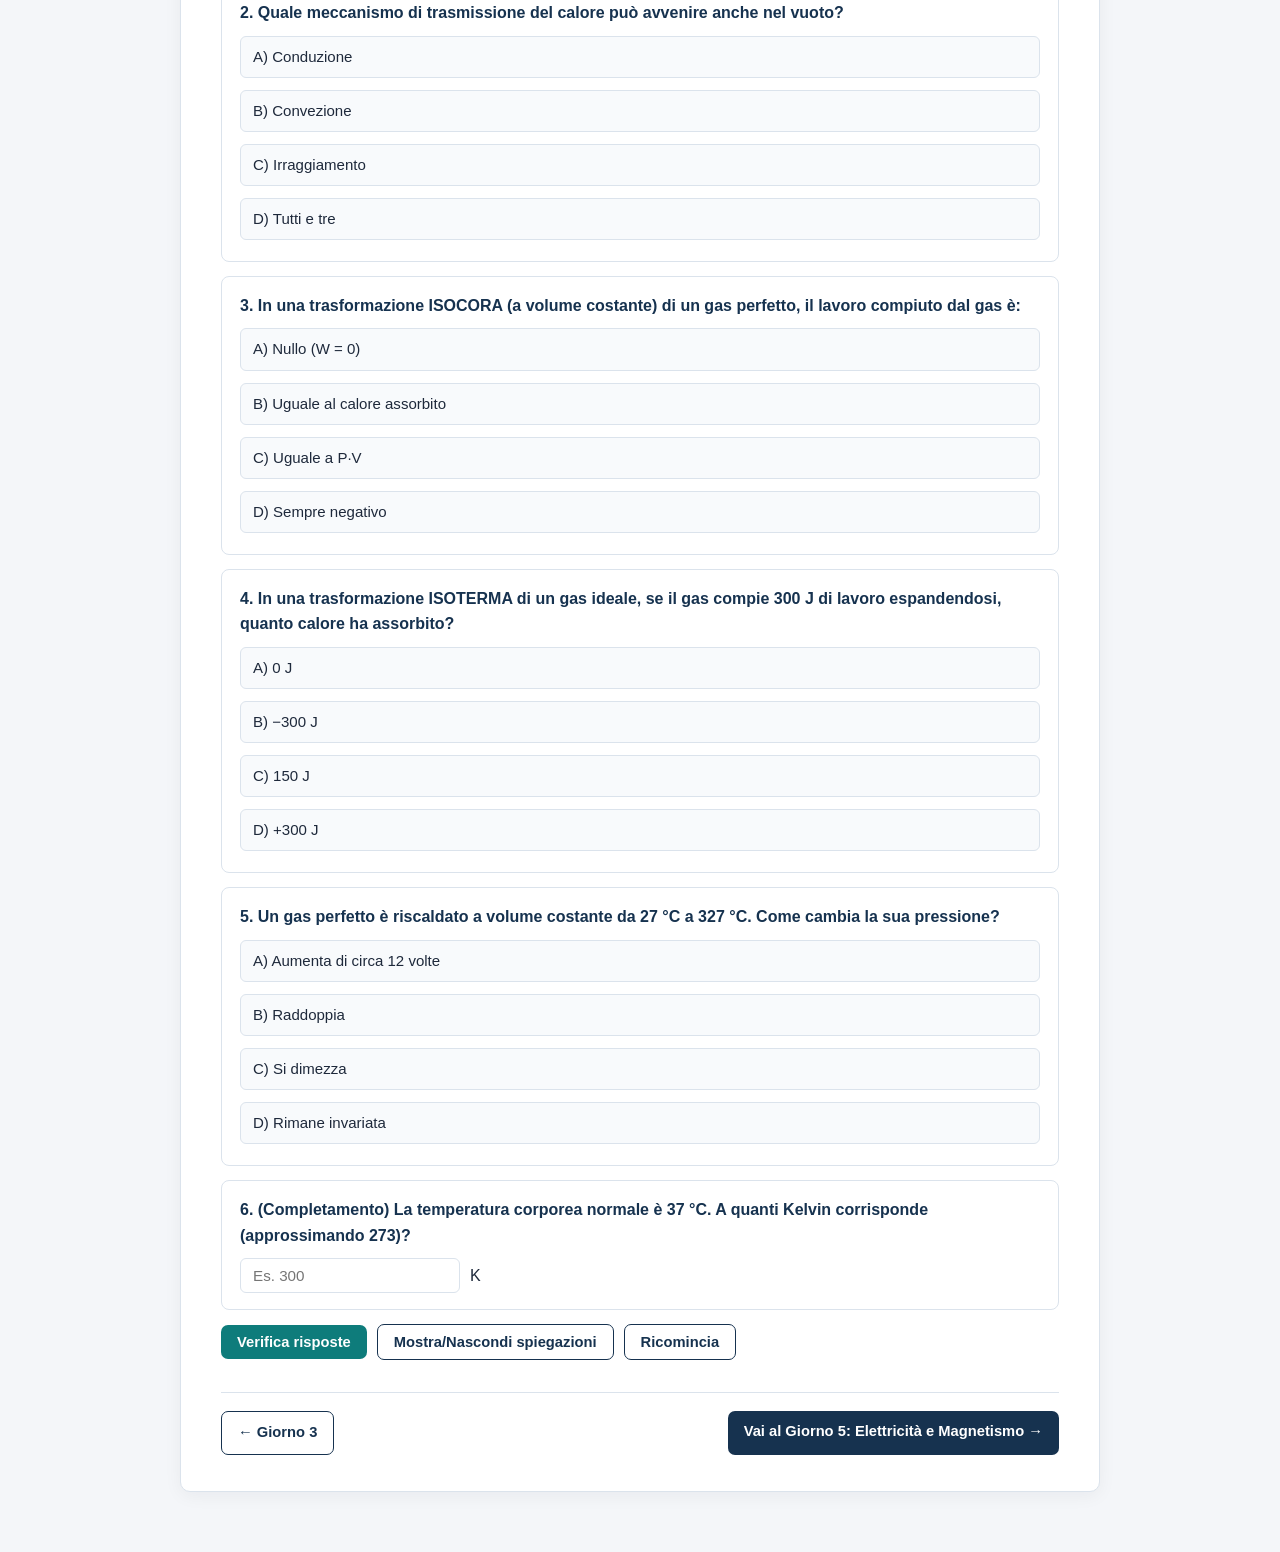
<file: dispense/giorno-04-termodinamica.html>
<!DOCTYPE html>
<html lang="it">
<head>
  <meta charset="UTF-8" />
  <meta name="viewport" content="width=device-width, initial-scale=1.0" />
  <title>Giorno 4 — Termodinamica</title>
  <link rel="stylesheet" href="../css/style.css" />
</head>
<body>
  <header class="topbar">
    <a href="../index.html">← Dashboard 7 Giorni</a>
    <nav class="topbar-nav">
      <a href="giorno-03-meccanica-fluidi.html">← G3</a>
      <a href="formulario-unico.html">Formulario</a>
      <a href="giorno-05-elettricita-magnetismo.html">Giorno 5 →</a>
      <button class="btn-print" onclick="window.print()">Stampa / PDF</button>
    </nav>
  </header>

  <main class="container">
    <article class="sheet">
      <div class="doc-header">
        <div class="badge-row">
          <span class="badge">Giorno 4 di 7</span>
          <span class="badge teal">UD 5 — Termodinamica (1,0 CFU)</span>
          <span class="badge amber">≥ 30% esercizi numerici!</span>
        </div>
        <h1>Termodinamica: Calore, Gas Perfetti e Principi</h1>
        <p class="subtitle">Come si scambia il calore, come si comportano i gas e quali limiti pone l'entropia ai sistemi fisici e biologici.</p>
      </div>

      <div class="box idea">
        <span class="box-title">L'idea chiave del Giorno 4</span>
        La <b>temperatura</b> misura l'agitazione termica media delle molecole; il <b>calore (Q)</b> è energia in transito da un corpo caldo a uno freddo. Il <b>1° Principio</b> dice che l'energia si conserva (<span class="math">ΔU = Q − W</span>); il <b>2° Principio</b> dice in quale direzione avvengono i processi spontanei (l'entropia totale cresce e nessuna macchina ha rendimento del 100%).
      </div>

      <h2>1. Temperatura, Calore e Passaggi di Stato</h2>
      <ul>
        <li><b>Scale termometriche:</b> <span class="math"><b>T(K) = t(°C) + 273,15</b></span>. Lo zero assoluto (0 K = −273,15 °C) è la temperatura minima possibile. Attenzione: una <i>variazione</i> di temperatura è identica in °C e in K (<span class="math">ΔT = Δt</span>)!</li>
        <li><b>Principio Zero:</b> se A è in equilibrio termico con C e B è in equilibrio con C, allora A e B hanno la stessa temperatura.</li>
        <li><b>Dilatazione termica lineare:</b> <span class="math">ΔL = L<sub>0</sub> · α · ΔT</span> (α = coeff. di dilatazione lineare).</li>
        <li><b>Trasmissione del calore:</b> <b>Conduzione</b> (contatto nei solidi, legge di Fourier), <b>Convezione</b> (movimento di fluidi caldi/freddi), <b>Irraggiamento</b> (onde EM, soprattutto infrarosse a temperatura ambiente; avviene anche nel vuoto, legge di Stefan-Boltzmann <span class="math">P ∝ T⁴</span>).</li>
      </ul>

      <div class="formula-grid">
        <div class="formula-card">
          <div class="f-name">Calore sensibile (cambia T)</div>
          <div class="f-eq">Q = m · c · ΔT</div>
          <div class="f-note"><i>c</i> = calore specifico. Acqua: 4186 J/(kg·K) = 1 cal/(g·°C). Capacità termica: C = m·c.</div>
        </div>
        <div class="formula-card">
          <div class="f-name">Passaggio di stato (T costante!)</div>
          <div class="f-eq">Q = m · L</div>
          <div class="f-note">Durante fusione o ebollizione la <b>temperatura NON cambia</b>: il calore serve a rompere i legami!</div>
        </div>
      </div>

      <div class="box med">
        <span class="box-title">Focus Biomedico — Termoregolazione e Sudorazione</span>
        Il corpo umano mantiene ≈ 37 °C (310 K) disperdendo calore per irraggiamento, convezione ed evaporazione. La <b>sudorazione</b> sfrutta l'enorme <b>calore latente di evaporazione</b> dell'acqua (≈ 2,4 × 10⁶ J/kg): evaporare appena 100 g di sudore sottrae al corpo ~240 kJ (~57 kcal)!
      </div>

      <h2>2. Gas Perfetti (o Ideali)</h2>
      <div class="formula-grid">
        <div class="formula-card">
          <div class="f-name">Equazione di Stato</div>
          <div class="f-eq">P · V = n · R · T</div>
          <div class="f-note">SI: P (Pa), V (m³), T (<b>Kelvin!</b>), R = 8,314 J/(mol·K).<br/>Oppure: P (atm), V (L), R = 0,0821 L·atm/(mol·K).</div>
        </div>
        <div class="formula-card">
          <div class="f-name">Legge combinata (n costante)</div>
          <div class="f-eq"><span class="frac"><span>P<sub>1</sub>V<sub>1</sub></span><span>T<sub>1</sub></span></span> = <span class="frac"><span>P<sub>2</sub>V<sub>2</sub></span><span>T<sub>2</sub></span></span></div>
          <div class="f-note"><b>Boyle</b> (T cost.): PV = cost.<br/><b>Charles / 1ª Gay-Lussac</b> (P cost.): V/T = cost. &nbsp;|&nbsp; <b>2ª Gay-Lussac</b> (V cost.): P/T = cost.</div>
        </div>
      </div>

      <div class="box trap">
        <span class="box-title">Trabocchetto classico: i gradi Celsius!</span>
        Se un gas passa da 27 °C a 54 °C, la sua temperatura assoluta <b>NON raddoppia</b>! 27 °C = <b>300 K</b>; per raddoppiarla devi arrivare a 600 K = <b>327 °C</b>! Converti SEMPRE in Kelvin prima di fare qualsiasi rapporto.
      </div>

      <h2>3. Primo Principio e Trasformazioni Termodinamiche</h2>
      <p><b>Primo Principio:</b> <span class="math"><b>ΔU = Q − W</b></span> (convenzione fisica standard: Q &gt; 0 calore <i>assorbito</i> dal gas; W &gt; 0 lavoro <i>compiuto</i> dal gas espandendosi). Per un gas ideale, l'energia interna <b>U dipende SOLO dalla temperatura T</b>!</p>

      <table>
        <thead>
          <tr><th>Trasformazione</th><th>Grandezza costante</th><th>Cosa si annulla / Formula chiave</th><th>1° Principio</th></tr>
        </thead>
        <tbody>
          <tr><td><b>Isocora</b></td><td>Volume (ΔV = 0)</td><td><b>W = 0</b></td><td>ΔU = Q</td></tr>
          <tr><td><b>Isobara</b></td><td>Pressione (P = cost.)</td><td><b>W = P · ΔV</b></td><td>ΔU = Q − PΔV</td></tr>
          <tr><td><b>Isoterma</b></td><td>Temperatura (ΔT = 0)</td><td><b>ΔU = 0</b> (gas ideale)</td><td>Q = W</td></tr>
          <tr><td><b>Adiabatica</b></td><td>Nessuno scambio di calore</td><td><b>Q = 0</b> (rapida o isolata)</td><td>ΔU = −W</td></tr>
          <tr><td><b>Ciclica</b></td><td>Stato finale = iniziale</td><td><b>ΔU = 0</b></td><td>Q<sub>ciclo</sub> = W<sub>ciclo</sub> (area del ciclo)</td></tr>
        </tbody>
      </table>

      <h2>4. Secondo Principio, Rendimento ed Entropia</h2>
      <ul>
        <li><b>Enunciato di Kelvin-Planck:</b> impossibile realizzare una macchina termica ciclica che trasformi <i>tutto</i> il calore assorbito in lavoro (rendimento sempre &lt; 100%).</li>
        <li><b>Enunciato di Clausius:</b> il calore non passa mai spontaneamente da un corpo freddo a uno caldo.</li>
        <li><b>Rendimento di una macchina termica:</b> <span class="math"><b>η = W / Q<sub>ass</sub> = 1 − |Q<sub>ced</sub>|/Q<sub>ass</sub></b></span>. Il rendimento massimo teorico (<b>macchina di Carnot</b>) è: <span class="math"><b>η<sub>Carnot</sub> = 1 − T<sub>C</sub> / T<sub>H</sub></b></span> (con T in Kelvin!).</li>
        <li><b>Entropia (S):</b> misura il disordine/irreversibilità (per una trasformazione isoterma reversibile: <span class="math">ΔS = Q<sub>rev</sub> / T</span>, in J/K). In un sistema isolato <span class="math">ΔS ≥ 0</span>. Gli <b>organismi viventi</b> sono <b>sistemi aperti</b>: mantengono ordine interno (ΔS locale &lt; 0) solo aumentando l'entropia dell'ambiente (cedendo calore e scarti).</li>
      </ul>

      <h2>5. Esercizi svolti passo-passo</h2>

      <div class="example">
        <div class="example-q">Esempio 1 (Calorimetria): Quanta energia (in kJ) serve per scaldare 2 kg di acqua da 20 °C a 70 °C? (c = 4186 J/(kg·K))</div>
        <div class="example-sol">
          <b>Svolgimento:</b> ΔT = 70 − 20 = 50 K. Q = m·c·ΔT = 2 · 4186 · 50 = 418 600 J = <b>418,6 kJ</b>.
        </div>
      </div>

      <div class="example">
        <div class="example-q">Esempio 2 (Gas Perfetti): Un gas ideale occupa 6 L alla pressione di 2 atm a temperatura costante. Se viene compresso fino a 2 L, qual è la nuova pressione?</div>
        <div class="example-sol">
          <b>Svolgimento:</b> Legge di Boyle (isoterma): P<sub>1</sub>V<sub>1</sub> = P<sub>2</sub>V<sub>2</sub> ⇒ 2 · 6 = P<sub>2</sub> · 2 ⇒ <b>P<sub>2</sub> = 6 atm</b>.
        </div>
      </div>

      <div class="example">
        <div class="example-q">Esempio 3 (1° Principio): Un gas assorbe 500 J di calore e si espande a pressione costante di 10⁵ Pa aumentando il volume di 2 × 10⁻³ m³ (2 L). Calcola ΔU.</div>
        <div class="example-sol">
          <b>Svolgimento:</b> Lavoro isobaro: W = P·ΔV = 10⁵ · 2×10⁻³ = 200 J. Primo principio: ΔU = Q − W = 500 − 200 = <b>+300 J</b> (l'energia interna e quindi la temperatura aumentano).
        </div>
      </div>

      <div class="example">
        <div class="example-q">Esempio 4 (Rendimento di Carnot): Qual è il rendimento massimo di una macchina termica che opera tra 27 °C e 327 °C?</div>
        <div class="example-sol">
          <b>Svolgimento:</b> Converto subito in Kelvin (usando 0 °C ≈ 273 K): T<sub>C</sub> = 27 + 273 = 300 K; T<sub>H</sub> = 327 + 273 = 600 K. Rendimento: η = 1 − (300/600) = 1 − 0,5 = <b>0,50 (50%)</b>.
        </div>
      </div>

      <section class="quiz-section">
        <h2>6. Mini-Test di Verifica — Giorno 4 (6 quesiti)</h2>

        <div class="quiz-card" data-type="mc" data-answer="b">
          <div class="quiz-q">1. Durante la fusione completa di un cubetto di ghiaccio a 0 °C (a pressione atmosferica), la temperatura del sistema ghiaccio+acqua:</div>
          <ul class="quiz-options">
            <li class="quiz-opt" data-val="a">A) Aumenta costantemente</li>
            <li class="quiz-opt" data-val="b">B) Rimane costante a 0 °C finché tutto il ghiaccio non si è sciolto</li>
            <li class="quiz-opt" data-val="c">C) Diminuisce leggermente</li>
            <li class="quiz-opt" data-val="d">D) Dipende dalla massa del ghiaccio</li>
          </ul>
          <div class="quiz-exp"><b>Spiegazione:</b> Durante ogni passaggio di stato di una sostanza pura, la temperatura resta costante; il calore assorbito è calore latente (Q = mL).</div>
        </div>

        <div class="quiz-card" data-type="mc" data-answer="c">
          <div class="quiz-q">2. Quale meccanismo di trasmissione del calore può avvenire anche nel vuoto?</div>
          <ul class="quiz-options">
            <li class="quiz-opt" data-val="a">A) Conduzione</li>
            <li class="quiz-opt" data-val="b">B) Convezione</li>
            <li class="quiz-opt" data-val="c">C) Irraggiamento</li>
            <li class="quiz-opt" data-val="d">D) Tutti e tre</li>
          </ul>
          <div class="quiz-exp"><b>Spiegazione:</b> L'<b>irraggiamento</b> avviene tramite onde elettromagnetiche (es. il calore del Sole) e non richiede alcun mezzo materiale.</div>
        </div>

        <div class="quiz-card" data-type="mc" data-answer="a">
          <div class="quiz-q">3. In una trasformazione ISOCORA (a volume costante) di un gas perfetto, il lavoro compiuto dal gas è:</div>
          <ul class="quiz-options">
            <li class="quiz-opt" data-val="a">A) Nullo (W = 0)</li>
            <li class="quiz-opt" data-val="b">B) Uguale al calore assorbito</li>
            <li class="quiz-opt" data-val="c">C) Uguale a P·V</li>
            <li class="quiz-opt" data-val="d">D) Sempre negativo</li>
          </ul>
          <div class="quiz-exp"><b>Spiegazione:</b> Se il volume non varia (ΔV = 0), il gas non sposta alcun pistone ⇒ <b>W = 0</b> e ΔU = Q.</div>
        </div>

        <div class="quiz-card" data-type="mc" data-answer="d">
          <div class="quiz-q">4. In una trasformazione ISOTERMA di un gas ideale, se il gas compie 300 J di lavoro espandendosi, quanto calore ha assorbito?</div>
          <ul class="quiz-options">
            <li class="quiz-opt" data-val="a">A) 0 J</li>
            <li class="quiz-opt" data-val="b">B) −300 J</li>
            <li class="quiz-opt" data-val="c">C) 150 J</li>
            <li class="quiz-opt" data-val="d">D) +300 J</li>
          </ul>
          <div class="quiz-exp"><b>Spiegazione:</b> Isoterma ⇒ ΔT = 0 ⇒ ΔU = 0. Dal 1° principio (0 = Q − W) segue <b>Q = W = +300 J</b>.</div>
        </div>

        <div class="quiz-card" data-type="mc" data-answer="b">
          <div class="quiz-q">5. Un gas perfetto è riscaldato a volume costante da 27 °C a 327 °C. Come cambia la sua pressione?</div>
          <ul class="quiz-options">
            <li class="quiz-opt" data-val="a">A) Aumenta di circa 12 volte</li>
            <li class="quiz-opt" data-val="b">B) Raddoppia</li>
            <li class="quiz-opt" data-val="c">C) Si dimezza</li>
            <li class="quiz-opt" data-val="d">D) Rimane invariata</li>
          </ul>
          <div class="quiz-exp"><b>Spiegazione:</b> In Kelvin (0 °C ≈ 273 K): T<sub>1</sub> = 300 K, T<sub>2</sub> = 600 K. Poiché P/T = cost., se T raddoppia anche la pressione <b>raddoppia</b>.</div>
        </div>

        <div class="quiz-card" data-type="fill" data-answer="310|310.15">
          <div class="quiz-q">6. (Completamento) La temperatura corporea normale è 37 °C. A quanti Kelvin corrisponde (approssimando 273)?</div>
          <div class="quiz-fill">
            <input type="text" placeholder="Es. 300" /> <span>K</span>
          </div>
          <div class="quiz-exp"><b>Spiegazione:</b> 37 + 273 = <b>310 K</b> (esattamente 310,15 K).</div>
        </div>

        <div class="quiz-actions">
          <button id="btn-check-quiz" class="btn teal">Verifica risposte</button>
          <button id="btn-reveal-quiz" class="btn outline">Mostra/Nascondi spiegazioni</button>
          <button id="btn-reset-quiz" class="btn outline">Ricomincia</button>
        </div>
        <div id="score-banner" class="score-banner"></div>
      </section>

      <section class="print-answers">
        <h2>Soluzioni Mini-Test — Giorno 4</h2>
        <ol>
          <li><b>B</b> (Resta costante a 0 °C durante il passaggio di stato).</li>
          <li><b>C</b> (Irraggiamento).</li>
          <li><b>A</b> (Isocora ⇒ ΔV = 0 ⇒ W = 0).</li>
          <li><b>D</b> (Isoterma ⇒ ΔU = 0 ⇒ Q = W = +300 J).</li>
          <li><b>B</b> (300 K → 600 K ⇒ la pressione raddoppia).</li>
          <li><b>310 K</b> (37 + 273 = 310 K).</li>
        </ol>
      </section>

      <div class="day-footer">
        <a class="btn outline" href="giorno-03-meccanica-fluidi.html">← Giorno 3</a>
        <a class="btn" href="giorno-05-elettricita-magnetismo.html">Vai al Giorno 5: Elettricità e Magnetismo →</a>
      </div>
    </article>
  </main>
  <script src="../js/quiz.js"></script>
</body>
</html>
</file>
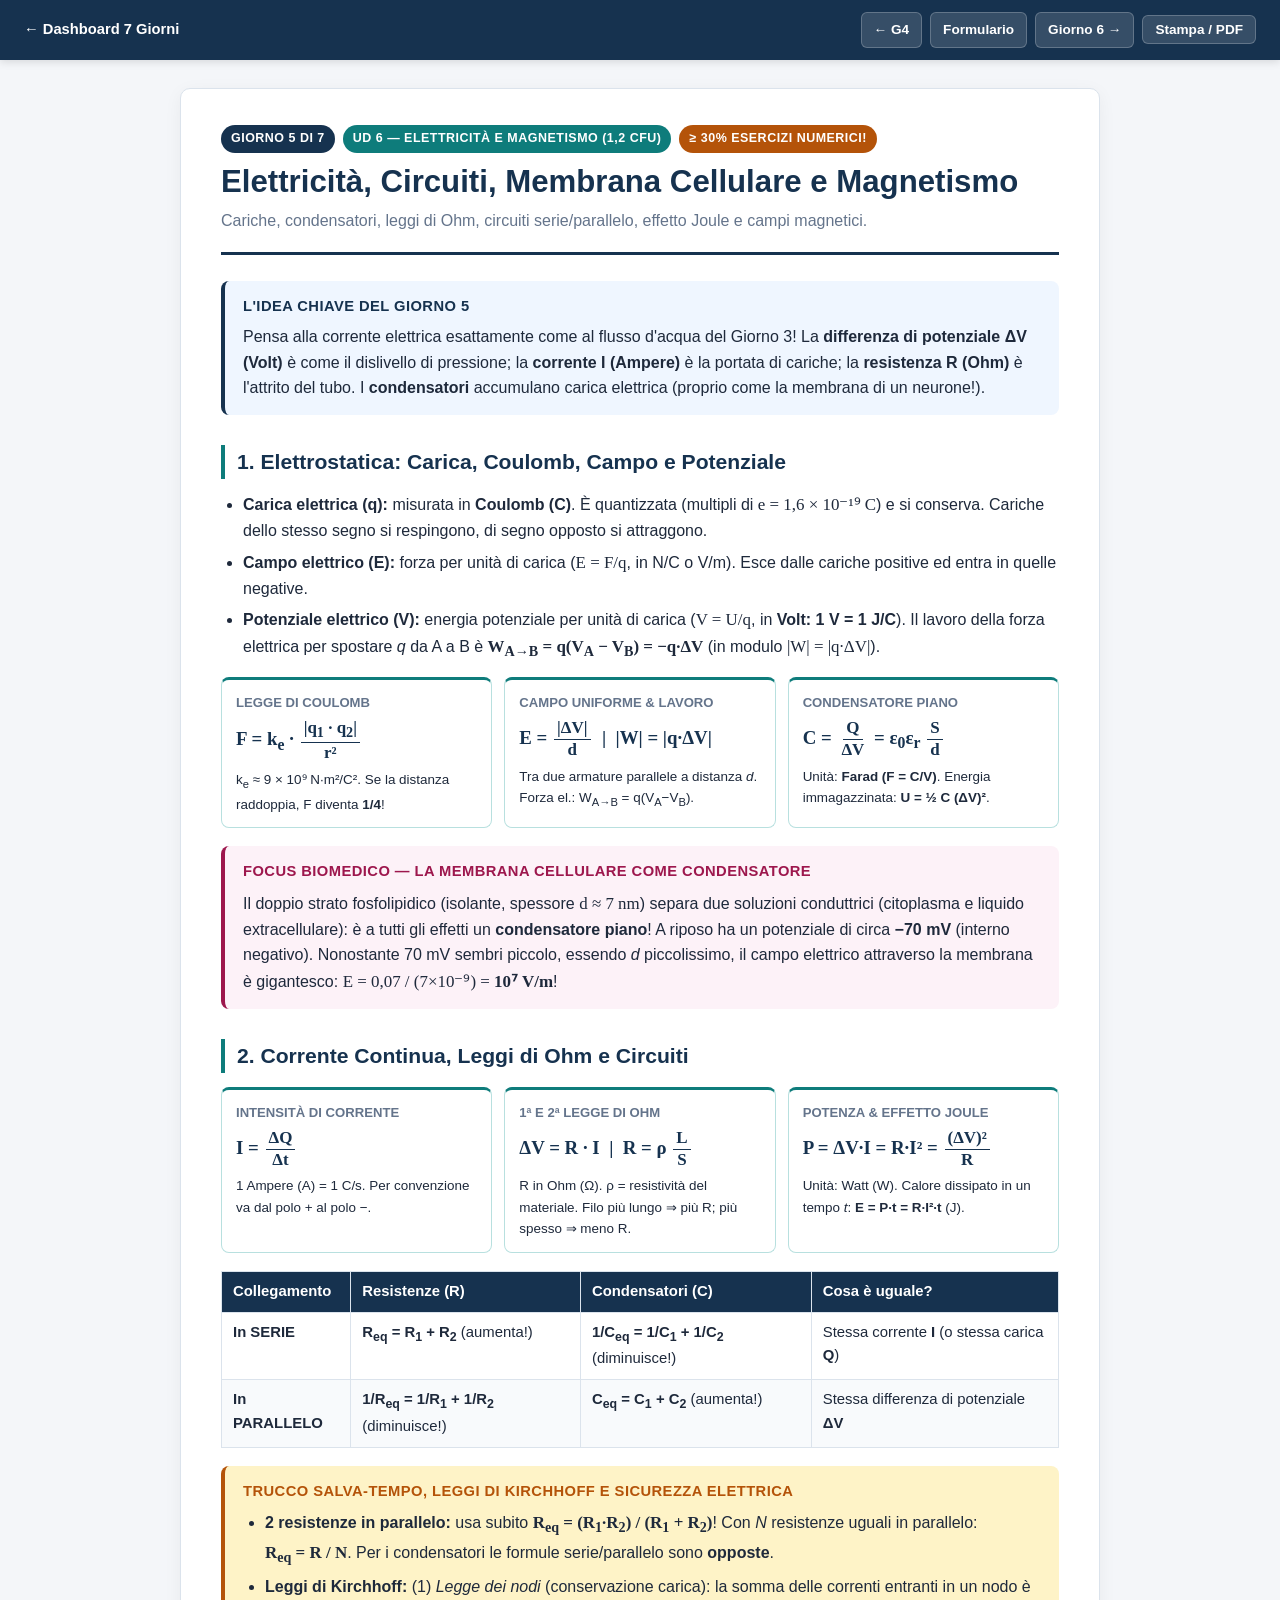
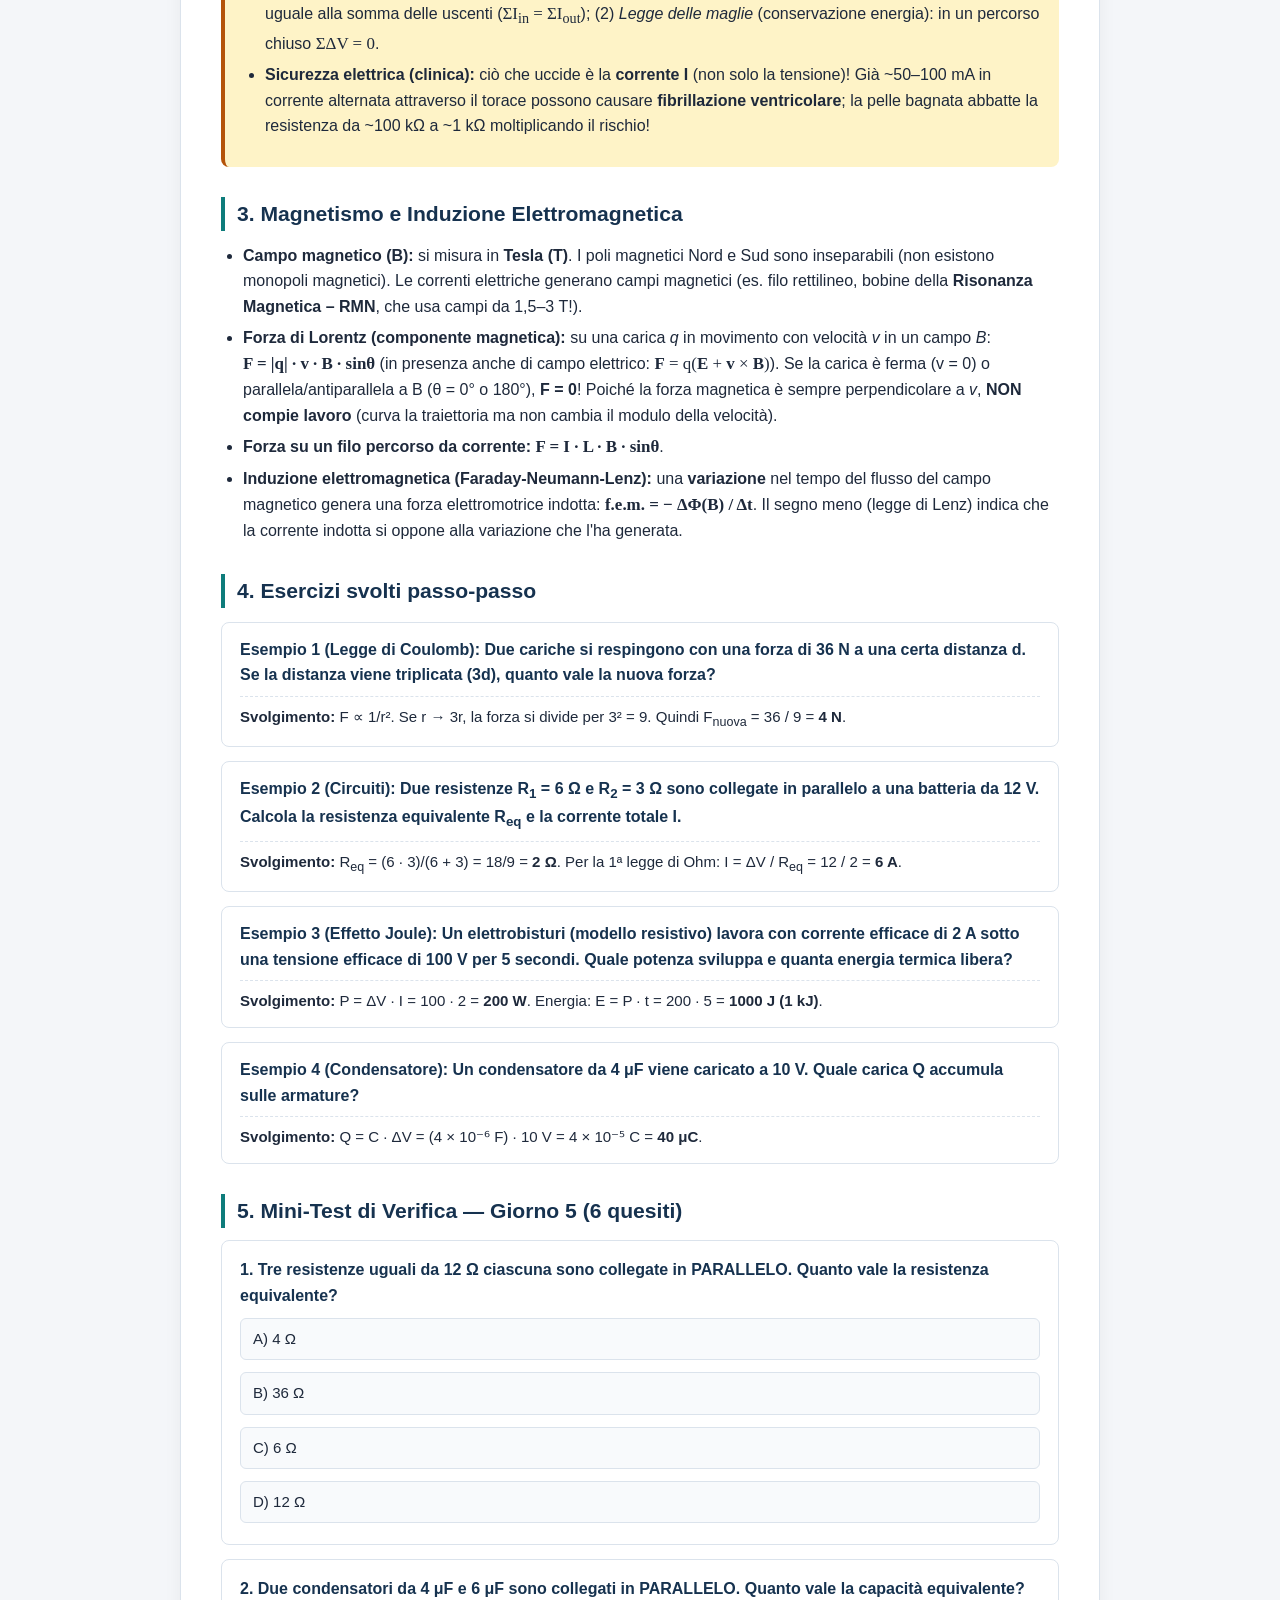
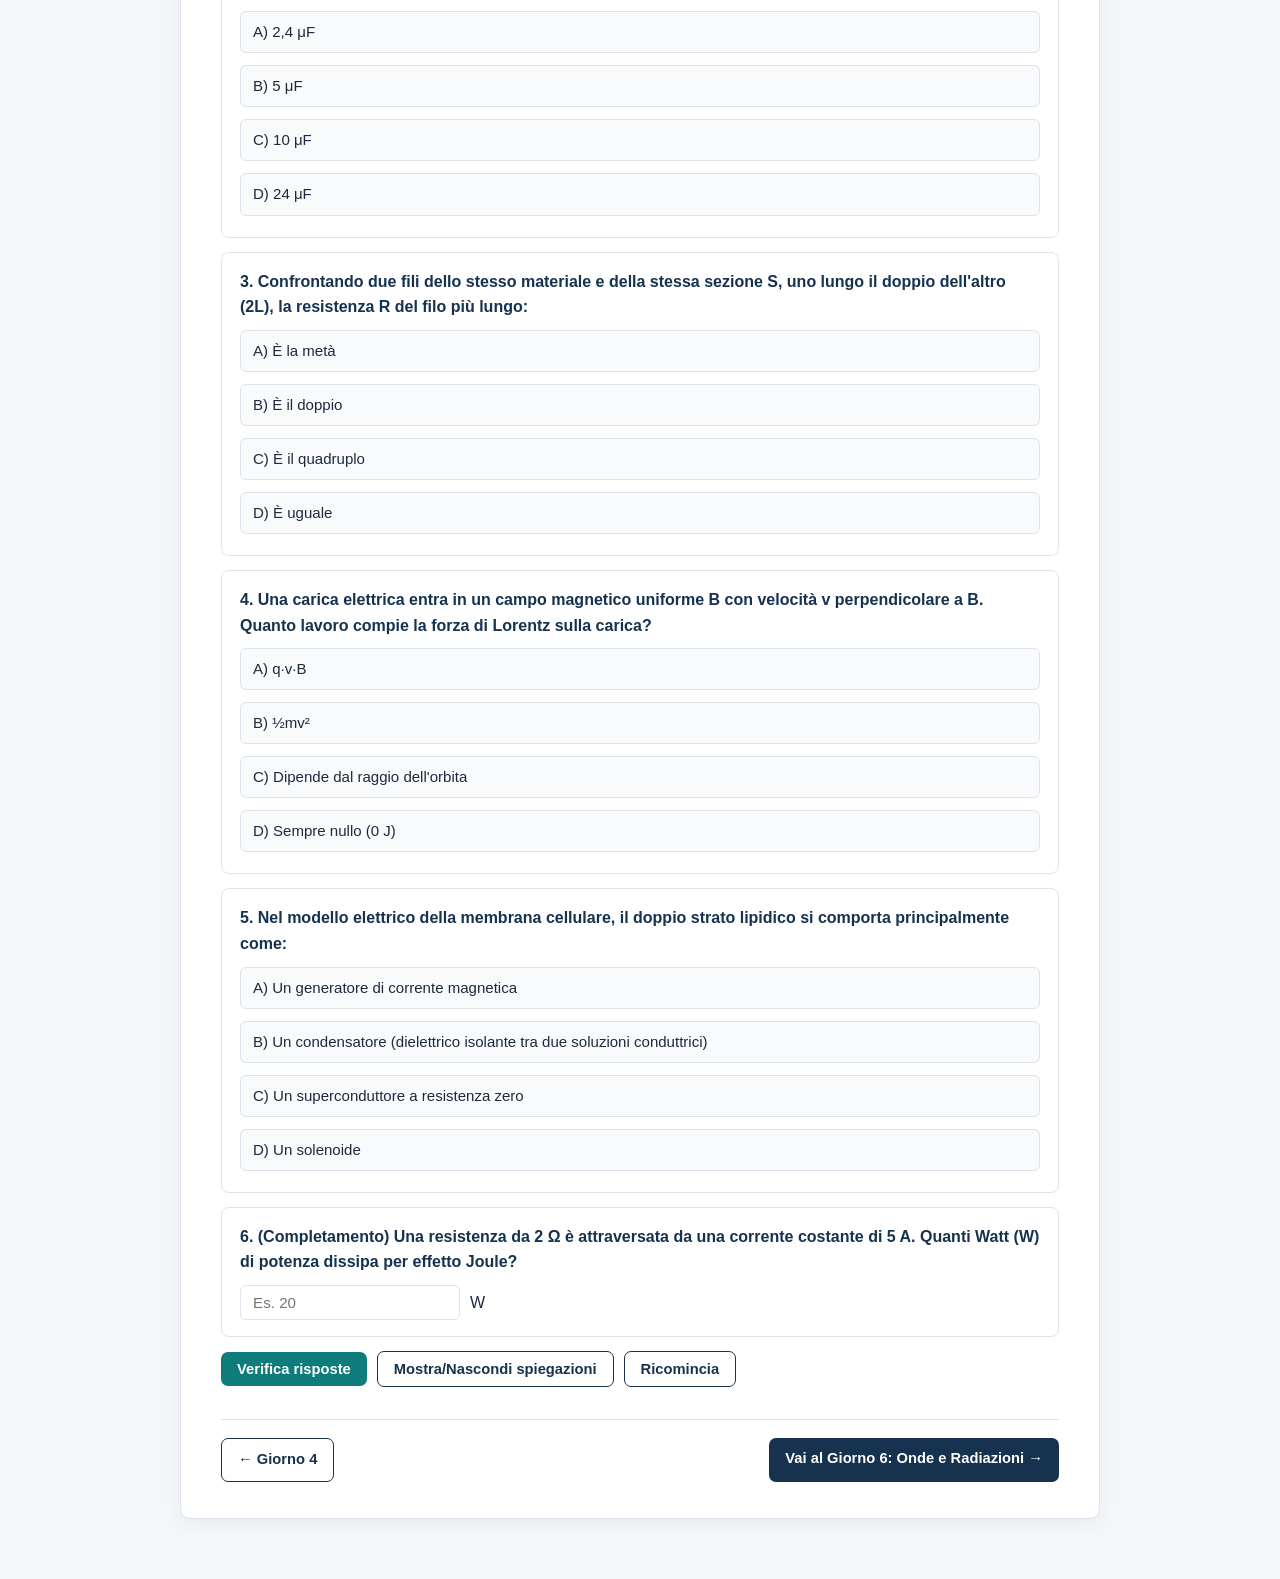
<file: dispense/giorno-05-elettricita-magnetismo.html>
<!DOCTYPE html>
<html lang="it">
<head>
  <meta charset="UTF-8" />
  <meta name="viewport" content="width=device-width, initial-scale=1.0" />
  <title>Giorno 5 — Elettricità e Magnetismo</title>
  <link rel="stylesheet" href="../css/style.css" />
</head>
<body>
  <header class="topbar">
    <a href="../index.html">← Dashboard 7 Giorni</a>
    <nav class="topbar-nav">
      <a href="giorno-04-termodinamica.html">← G4</a>
      <a href="formulario-unico.html">Formulario</a>
      <a href="giorno-06-onde-radiazioni.html">Giorno 6 →</a>
      <button class="btn-print" onclick="window.print()">Stampa / PDF</button>
    </nav>
  </header>

  <main class="container">
    <article class="sheet">
      <div class="doc-header">
        <div class="badge-row">
          <span class="badge">Giorno 5 di 7</span>
          <span class="badge teal">UD 6 — Elettricità e Magnetismo (1,2 CFU)</span>
          <span class="badge amber">≥ 30% esercizi numerici!</span>
        </div>
        <h1>Elettricità, Circuiti, Membrana Cellulare e Magnetismo</h1>
        <p class="subtitle">Cariche, condensatori, leggi di Ohm, circuiti serie/parallelo, effetto Joule e campi magnetici.</p>
      </div>

      <div class="box idea">
        <span class="box-title">L'idea chiave del Giorno 5</span>
        Pensa alla corrente elettrica esattamente come al flusso d'acqua del Giorno 3! La <b>differenza di potenziale ΔV (Volt)</b> è come il dislivello di pressione; la <b>corrente I (Ampere)</b> è la portata di cariche; la <b>resistenza R (Ohm)</b> è l'attrito del tubo. I <b>condensatori</b> accumulano carica elettrica (proprio come la membrana di un neurone!).
      </div>

      <h2>1. Elettrostatica: Carica, Coulomb, Campo e Potenziale</h2>
      <ul>
        <li><b>Carica elettrica (q):</b> misurata in <b>Coulomb (C)</b>. È quantizzata (multipli di <span class="math">e = 1,6 × 10⁻¹⁹ C</span>) e si conserva. Cariche dello stesso segno si respingono, di segno opposto si attraggono.</li>
        <li><b>Campo elettrico (E):</b> forza per unità di carica (<span class="math">E = F/q</span>, in N/C o V/m). Esce dalle cariche positive ed entra in quelle negative.</li>
        <li><b>Potenziale elettrico (V):</b> energia potenziale per unità di carica (<span class="math">V = U/q</span>, in <b>Volt: 1 V = 1 J/C</b>). Il lavoro della forza elettrica per spostare <i>q</i> da A a B è <span class="math"><b>W<sub>A→B</sub> = q(V<sub>A</sub> − V<sub>B</sub>) = −q·ΔV</b></span> (in modulo <span class="math">|W| = |q·ΔV|</span>).</li>
      </ul>

      <div class="formula-grid">
        <div class="formula-card">
          <div class="f-name">Legge di Coulomb</div>
          <div class="f-eq">F = k<sub>e</sub> · <span class="frac"><span>|q<sub>1</sub> · q<sub>2</sub>|</span><span>r²</span></span></div>
          <div class="f-note">k<sub>e</sub> ≈ 9 × 10⁹ N·m²/C². Se la distanza raddoppia, F diventa <b>1/4</b>!</div>
        </div>
        <div class="formula-card">
          <div class="f-name">Campo uniforme &amp; Lavoro</div>
          <div class="f-eq">E = <span class="frac"><span>|ΔV|</span><span>d</span></span> &nbsp;|&nbsp; |W| = |q·ΔV|</div>
          <div class="f-note">Tra due armature parallele a distanza <i>d</i>. Forza el.: W<sub>A→B</sub> = q(V<sub>A</sub>−V<sub>B</sub>).</div>
        </div>
        <div class="formula-card">
          <div class="f-name">Condensatore Piano</div>
          <div class="f-eq">C = <span class="frac"><span>Q</span><span>ΔV</span></span> = ε<sub>0</sub>ε<sub>r</sub> <span class="frac"><span>S</span><span>d</span></span></div>
          <div class="f-note">Unità: <b>Farad (F = C/V)</b>. Energia immagazzinata: <b>U = ½ C (ΔV)²</b>.</div>
        </div>
      </div>

      <div class="box med">
        <span class="box-title">Focus Biomedico — La membrana cellulare come condensatore</span>
        Il doppio strato fosfolipidico (isolante, spessore <span class="math">d ≈ 7 nm</span>) separa due soluzioni conduttrici (citoplasma e liquido extracellulare): è a tutti gli effetti un <b>condensatore piano</b>! A riposo ha un potenziale di circa <b>−70 mV</b> (interno negativo). Nonostante 70 mV sembri piccolo, essendo <i>d</i> piccolissimo, il campo elettrico attraverso la membrana è gigantesco: <span class="math">E = 0,07 / (7×10⁻⁹) = <b>10⁷ V/m</b></span>!
      </div>

      <h2>2. Corrente Continua, Leggi di Ohm e Circuiti</h2>
      <div class="formula-grid">
        <div class="formula-card">
          <div class="f-name">Intensità di Corrente</div>
          <div class="f-eq">I = <span class="frac"><span>ΔQ</span><span>Δt</span></span></div>
          <div class="f-note">1 Ampere (A) = 1 C/s. Per convenzione va dal polo + al polo −.</div>
        </div>
        <div class="formula-card">
          <div class="f-name">1ª e 2ª Legge di Ohm</div>
          <div class="f-eq">ΔV = R · I &nbsp;|&nbsp; R = ρ <span class="frac"><span>L</span><span>S</span></span></div>
          <div class="f-note">R in Ohm (Ω). ρ = resistività del materiale. Filo più lungo ⇒ più R; più spesso ⇒ meno R.</div>
        </div>
        <div class="formula-card">
          <div class="f-name">Potenza &amp; Effetto Joule</div>
          <div class="f-eq">P = ΔV·I = R·I² = <span class="frac"><span>(ΔV)²</span><span>R</span></span></div>
          <div class="f-note">Unità: Watt (W). Calore dissipato in un tempo <i>t</i>: <b>E = P·t = R·I²·t</b> (J).</div>
        </div>
      </div>

      <table>
        <thead>
          <tr><th>Collegamento</th><th>Resistenze (R)</th><th>Condensatori (C)</th><th>Cosa è uguale?</th></tr>
        </thead>
        <tbody>
          <tr>
            <td><b>In SERIE</b></td>
            <td><b>R<sub>eq</sub> = R<sub>1</sub> + R<sub>2</sub></b> (aumenta!)</td>
            <td><b>1/C<sub>eq</sub> = 1/C<sub>1</sub> + 1/C<sub>2</sub></b> (diminuisce!)</td>
            <td>Stessa corrente <b>I</b> (o stessa carica <b>Q</b>)</td>
          </tr>
          <tr>
            <td><b>In PARALLELO</b></td>
            <td><b>1/R<sub>eq</sub> = 1/R<sub>1</sub> + 1/R<sub>2</sub></b> (diminuisce!)</td>
            <td><b>C<sub>eq</sub> = C<sub>1</sub> + C<sub>2</sub></b> (aumenta!)</td>
            <td>Stessa differenza di potenziale <b>ΔV</b></td>
          </tr>
        </tbody>
      </table>

      <div class="box trap">
        <span class="box-title">Trucco salva-tempo, Leggi di Kirchhoff e Sicurezza Elettrica</span>
        <ul>
          <li><b>2 resistenze in parallelo:</b> usa subito <span class="math"><b>R<sub>eq</sub> = (R<sub>1</sub>·R<sub>2</sub>) / (R<sub>1</sub> + R<sub>2</sub>)</b></span>! Con <i>N</i> resistenze uguali in parallelo: <span class="math"><b>R<sub>eq</sub> = R / N</b></span>. Per i condensatori le formule serie/parallelo sono <b>opposte</b>.</li>
          <li><b>Leggi di Kirchhoff:</b> (1) <i>Legge dei nodi</i> (conservazione carica): la somma delle correnti entranti in un nodo è uguale alla somma delle uscenti (<span class="math">ΣI<sub>in</sub> = ΣI<sub>out</sub></span>); (2) <i>Legge delle maglie</i> (conservazione energia): in un percorso chiuso <span class="math">ΣΔV = 0</span>.</li>
          <li><b>Sicurezza elettrica (clinica):</b> ciò che uccide è la <b>corrente I</b> (non solo la tensione)! Già ~50–100 mA in corrente alternata attraverso il torace possono causare <b>fibrillazione ventricolare</b>; la pelle bagnata abbatte la resistenza da ~100 kΩ a ~1 kΩ moltiplicando il rischio!</li>
        </ul>
      </div>

      <h2>3. Magnetismo e Induzione Elettromagnetica</h2>
      <ul>
        <li><b>Campo magnetico (B):</b> si misura in <b>Tesla (T)</b>. I poli magnetici Nord e Sud sono inseparabili (non esistono monopoli magnetici). Le correnti elettriche generano campi magnetici (es. filo rettilineo, bobine della <b>Risonanza Magnetica – RMN</b>, che usa campi da 1,5–3 T!).</li>
        <li><b>Forza di Lorentz (componente magnetica):</b> su una carica <i>q</i> in movimento con velocità <i>v</i> in un campo <i>B</i>: <span class="math"><b>F = |q| · v · B · sinθ</b></span> (in presenza anche di campo elettrico: <span class="math"><b>F</b> = q(<b>E</b> + <b>v</b> × <b>B</b>)</span>). Se la carica è ferma (v = 0) o parallela/antiparallela a B (θ = 0° o 180°), <b>F = 0</b>! Poiché la forza magnetica è sempre perpendicolare a <i>v</i>, <b>NON compie lavoro</b> (curva la traiettoria ma non cambia il modulo della velocità).</li>
        <li><b>Forza su un filo percorso da corrente:</b> <span class="math"><b>F = I · L · B · sinθ</b></span>.</li>
        <li><b>Induzione elettromagnetica (Faraday-Neumann-Lenz):</b> una <b>variazione</b> nel tempo del flusso del campo magnetico genera una forza elettromotrice indotta: <span class="math"><b>f.e.m. = − ΔΦ(B) / Δt</b></span>. Il segno meno (legge di Lenz) indica che la corrente indotta si oppone alla variazione che l'ha generata.</li>
      </ul>

      <h2>4. Esercizi svolti passo-passo</h2>

      <div class="example">
        <div class="example-q">Esempio 1 (Legge di Coulomb): Due cariche si respingono con una forza di 36 N a una certa distanza d. Se la distanza viene triplicata (3d), quanto vale la nuova forza?</div>
        <div class="example-sol">
          <b>Svolgimento:</b> F ∝ 1/r². Se r → 3r, la forza si divide per 3² = 9. Quindi F<sub>nuova</sub> = 36 / 9 = <b>4 N</b>.
        </div>
      </div>

      <div class="example">
        <div class="example-q">Esempio 2 (Circuiti): Due resistenze R<sub>1</sub> = 6 Ω e R<sub>2</sub> = 3 Ω sono collegate in parallelo a una batteria da 12 V. Calcola la resistenza equivalente R<sub>eq</sub> e la corrente totale I.</div>
        <div class="example-sol">
          <b>Svolgimento:</b> R<sub>eq</sub> = (6 · 3)/(6 + 3) = 18/9 = <b>2 Ω</b>. Per la 1ª legge di Ohm: I = ΔV / R<sub>eq</sub> = 12 / 2 = <b>6 A</b>.
        </div>
      </div>

      <div class="example">
        <div class="example-q">Esempio 3 (Effetto Joule): Un elettrobisturi (modello resistivo) lavora con corrente efficace di 2 A sotto una tensione efficace di 100 V per 5 secondi. Quale potenza sviluppa e quanta energia termica libera?</div>
        <div class="example-sol">
          <b>Svolgimento:</b> P = ΔV · I = 100 · 2 = <b>200 W</b>. Energia: E = P · t = 200 · 5 = <b>1000 J (1 kJ)</b>.
        </div>
      </div>

      <div class="example">
        <div class="example-q">Esempio 4 (Condensatore): Un condensatore da 4 μF viene caricato a 10 V. Quale carica Q accumula sulle armature?</div>
        <div class="example-sol">
          <b>Svolgimento:</b> Q = C · ΔV = (4 × 10⁻⁶ F) · 10 V = 4 × 10⁻⁵ C = <b>40 μC</b>.
        </div>
      </div>

      <section class="quiz-section">
        <h2>5. Mini-Test di Verifica — Giorno 5 (6 quesiti)</h2>

        <div class="quiz-card" data-type="mc" data-answer="a">
          <div class="quiz-q">1. Tre resistenze uguali da 12 Ω ciascuna sono collegate in PARALLELO. Quanto vale la resistenza equivalente?</div>
          <ul class="quiz-options">
            <li class="quiz-opt" data-val="a">A) 4 Ω</li>
            <li class="quiz-opt" data-val="b">B) 36 Ω</li>
            <li class="quiz-opt" data-val="c">C) 6 Ω</li>
            <li class="quiz-opt" data-val="d">D) 12 Ω</li>
          </ul>
          <div class="quiz-exp"><b>Spiegazione:</b> N resistenze uguali in parallelo danno R<sub>eq</sub> = R/N = 12/3 = <b>4 Ω</b>.</div>
        </div>

        <div class="quiz-card" data-type="mc" data-answer="c">
          <div class="quiz-q">2. Due condensatori da 4 μF e 6 μF sono collegati in PARALLELO. Quanto vale la capacità equivalente?</div>
          <ul class="quiz-options">
            <li class="quiz-opt" data-val="a">A) 2,4 μF</li>
            <li class="quiz-opt" data-val="b">B) 5 μF</li>
            <li class="quiz-opt" data-val="c">C) 10 μF</li>
            <li class="quiz-opt" data-val="d">D) 24 μF</li>
          </ul>
          <div class="quiz-exp"><b>Spiegazione:</b> Per i condensatori in <b>parallelo</b> le capacità si sommano: C<sub>eq</sub> = 4 + 6 = <b>10 μF</b>.</div>
        </div>

        <div class="quiz-card" data-type="mc" data-answer="b">
          <div class="quiz-q">3. Confrontando due fili dello stesso materiale e della stessa sezione S, uno lungo il doppio dell'altro (2L), la resistenza R del filo più lungo:</div>
          <ul class="quiz-options">
            <li class="quiz-opt" data-val="a">A) È la metà</li>
            <li class="quiz-opt" data-val="b">B) È il doppio</li>
            <li class="quiz-opt" data-val="c">C) È il quadruplo</li>
            <li class="quiz-opt" data-val="d">D) È uguale</li>
          </ul>
          <div class="quiz-exp"><b>Spiegazione:</b> Per la 2ª legge di Ohm (R = ρL/S), a parità di ρ e S la resistenza è direttamente proporzionale a L ⇒ <b>è il doppio</b>. <i>(Attenzione: se invece un unico filo venisse stirato a volume costante fino a raddoppiare L, la sezione S si dimezzerebbe e R quadruplicherebbe!)</i></div>
        </div>

        <div class="quiz-card" data-type="mc" data-answer="d">
          <div class="quiz-q">4. Una carica elettrica entra in un campo magnetico uniforme B con velocità v perpendicolare a B. Quanto lavoro compie la forza di Lorentz sulla carica?</div>
          <ul class="quiz-options">
            <li class="quiz-opt" data-val="a">A) q·v·B</li>
            <li class="quiz-opt" data-val="b">B) ½mv²</li>
            <li class="quiz-opt" data-val="c">C) Dipende dal raggio dell'orbita</li>
            <li class="quiz-opt" data-val="d">D) Sempre nullo (0 J)</li>
          </ul>
          <div class="quiz-exp"><b>Spiegazione:</b> La forza di Lorentz è sempre perpendicolare alla velocità (e quindi allo spostamento), perciò compie lavoro <b>nullo</b>.</div>
        </div>

        <div class="quiz-card" data-type="mc" data-answer="b">
          <div class="quiz-q">5. Nel modello elettrico della membrana cellulare, il doppio strato lipidico si comporta principalmente come:</div>
          <ul class="quiz-options">
            <li class="quiz-opt" data-val="a">A) Un generatore di corrente magnetica</li>
            <li class="quiz-opt" data-val="b">B) Un condensatore (dielettrico isolante tra due soluzioni conduttrici)</li>
            <li class="quiz-opt" data-val="c">C) Un superconduttore a resistenza zero</li>
            <li class="quiz-opt" data-val="d">D) Un solenoide</li>
          </ul>
          <div class="quiz-exp"><b>Spiegazione:</b> Il doppio strato lipidico è un isolante sottilissimo tra due soluzioni ioniche conduttrici ⇒ forma un <b>condensatore piano</b>.</div>
        </div>

        <div class="quiz-card" data-type="fill" data-answer="50">
          <div class="quiz-q">6. (Completamento) Una resistenza da 2 Ω è attraversata da una corrente costante di 5 A. Quanti Watt (W) di potenza dissipa per effetto Joule?</div>
          <div class="quiz-fill">
            <input type="text" placeholder="Es. 20" /> <span>W</span>
          </div>
          <div class="quiz-exp"><b>Spiegazione:</b> P = R · I² = 2 · 5² = 2 · 25 = <b>50 W</b>.</div>
        </div>

        <div class="quiz-actions">
          <button id="btn-check-quiz" class="btn teal">Verifica risposte</button>
          <button id="btn-reveal-quiz" class="btn outline">Mostra/Nascondi spiegazioni</button>
          <button id="btn-reset-quiz" class="btn outline">Ricomincia</button>
        </div>
        <div id="score-banner" class="score-banner"></div>
      </section>

      <section class="print-answers">
        <h2>Soluzioni Mini-Test — Giorno 5</h2>
        <ol>
          <li><b>A</b> (12 / 3 = 4 Ω).</li>
          <li><b>C</b> (Condensatori in parallelo: 4 + 6 = 10 μF).</li>
          <li><b>B</b> (R = ρL/S ⇒ raddoppia).</li>
          <li><b>D</b> (La forza di Lorentz è ⊥ a v ⇒ lavoro = 0 J).</li>
          <li><b>B</b> (Condensatore piano).</li>
          <li><b>50 W</b> (P = R·I² = 2 · 25 = 50 W).</li>
        </ol>
      </section>

      <div class="day-footer">
        <a class="btn outline" href="giorno-04-termodinamica.html">← Giorno 4</a>
        <a class="btn" href="giorno-06-onde-radiazioni.html">Vai al Giorno 6: Onde e Radiazioni →</a>
      </div>
    </article>
  </main>
  <script src="../js/quiz.js"></script>
</body>
</html>
</file>
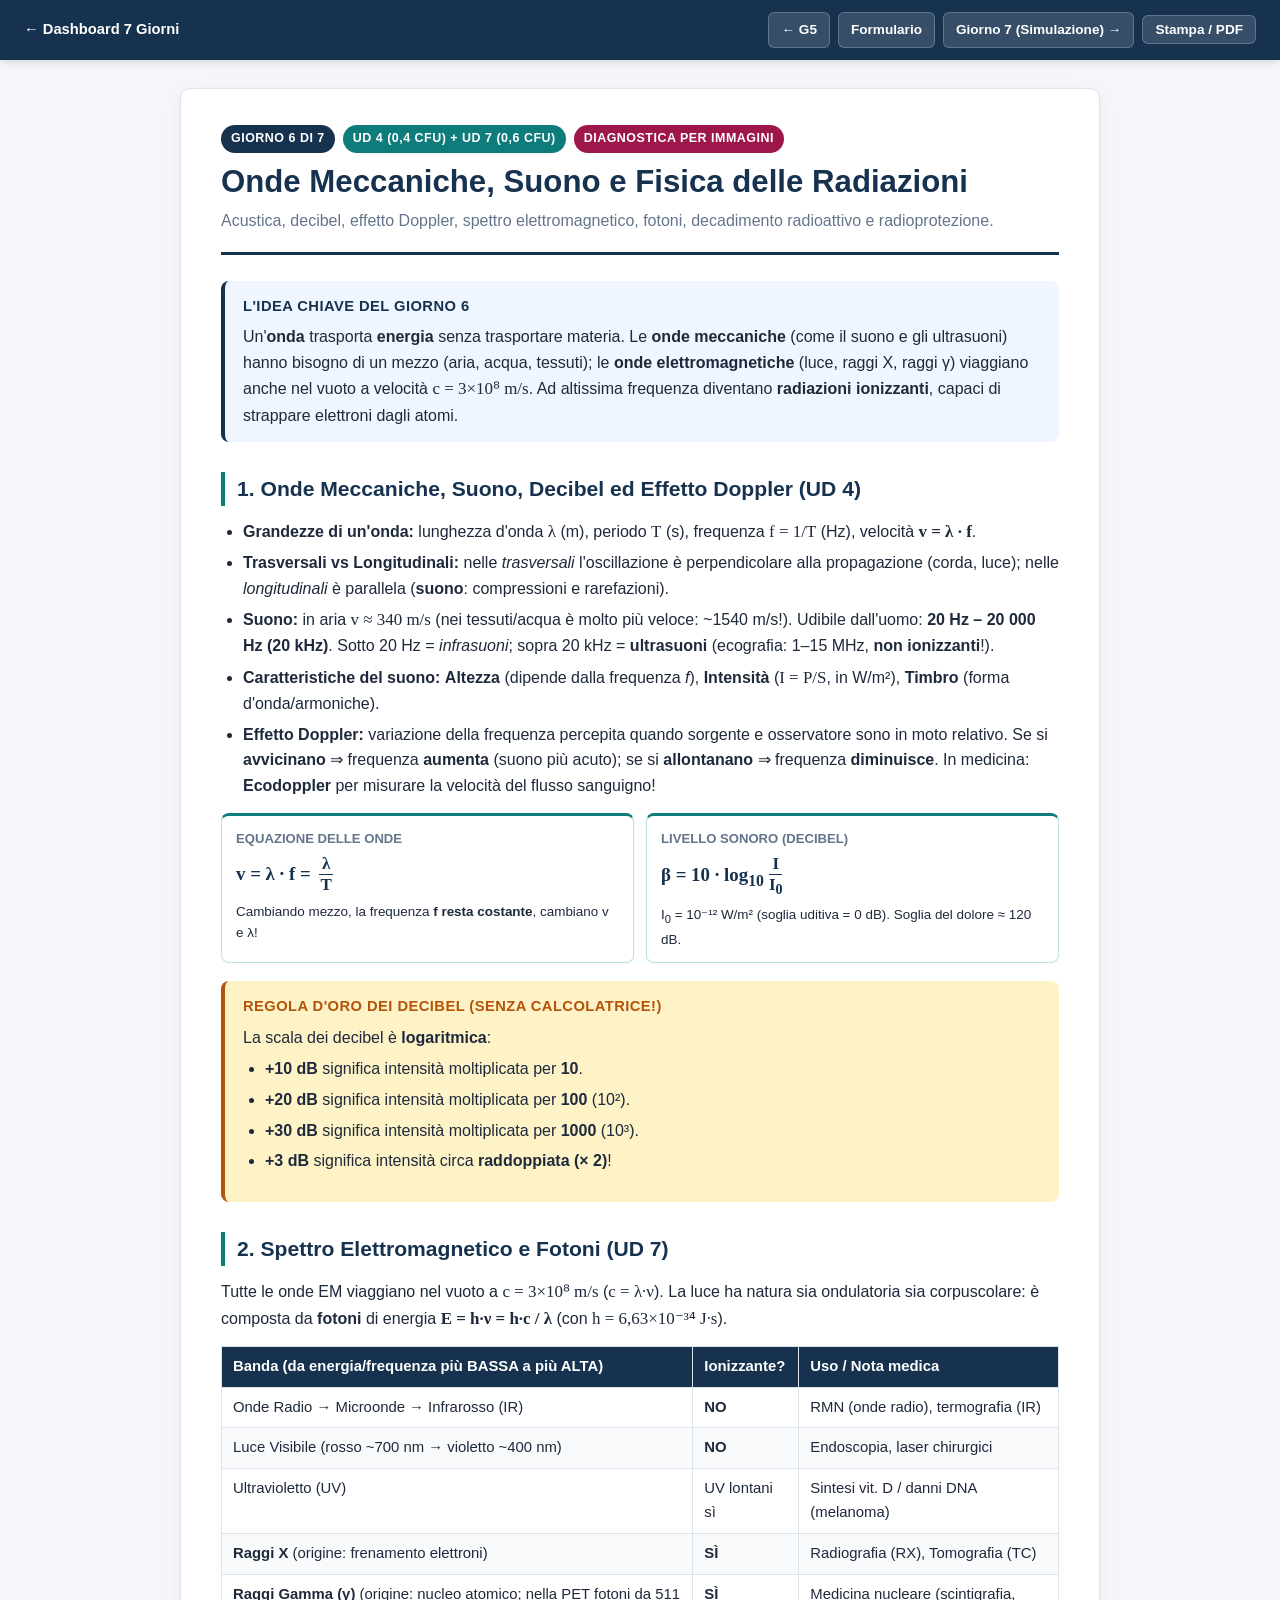
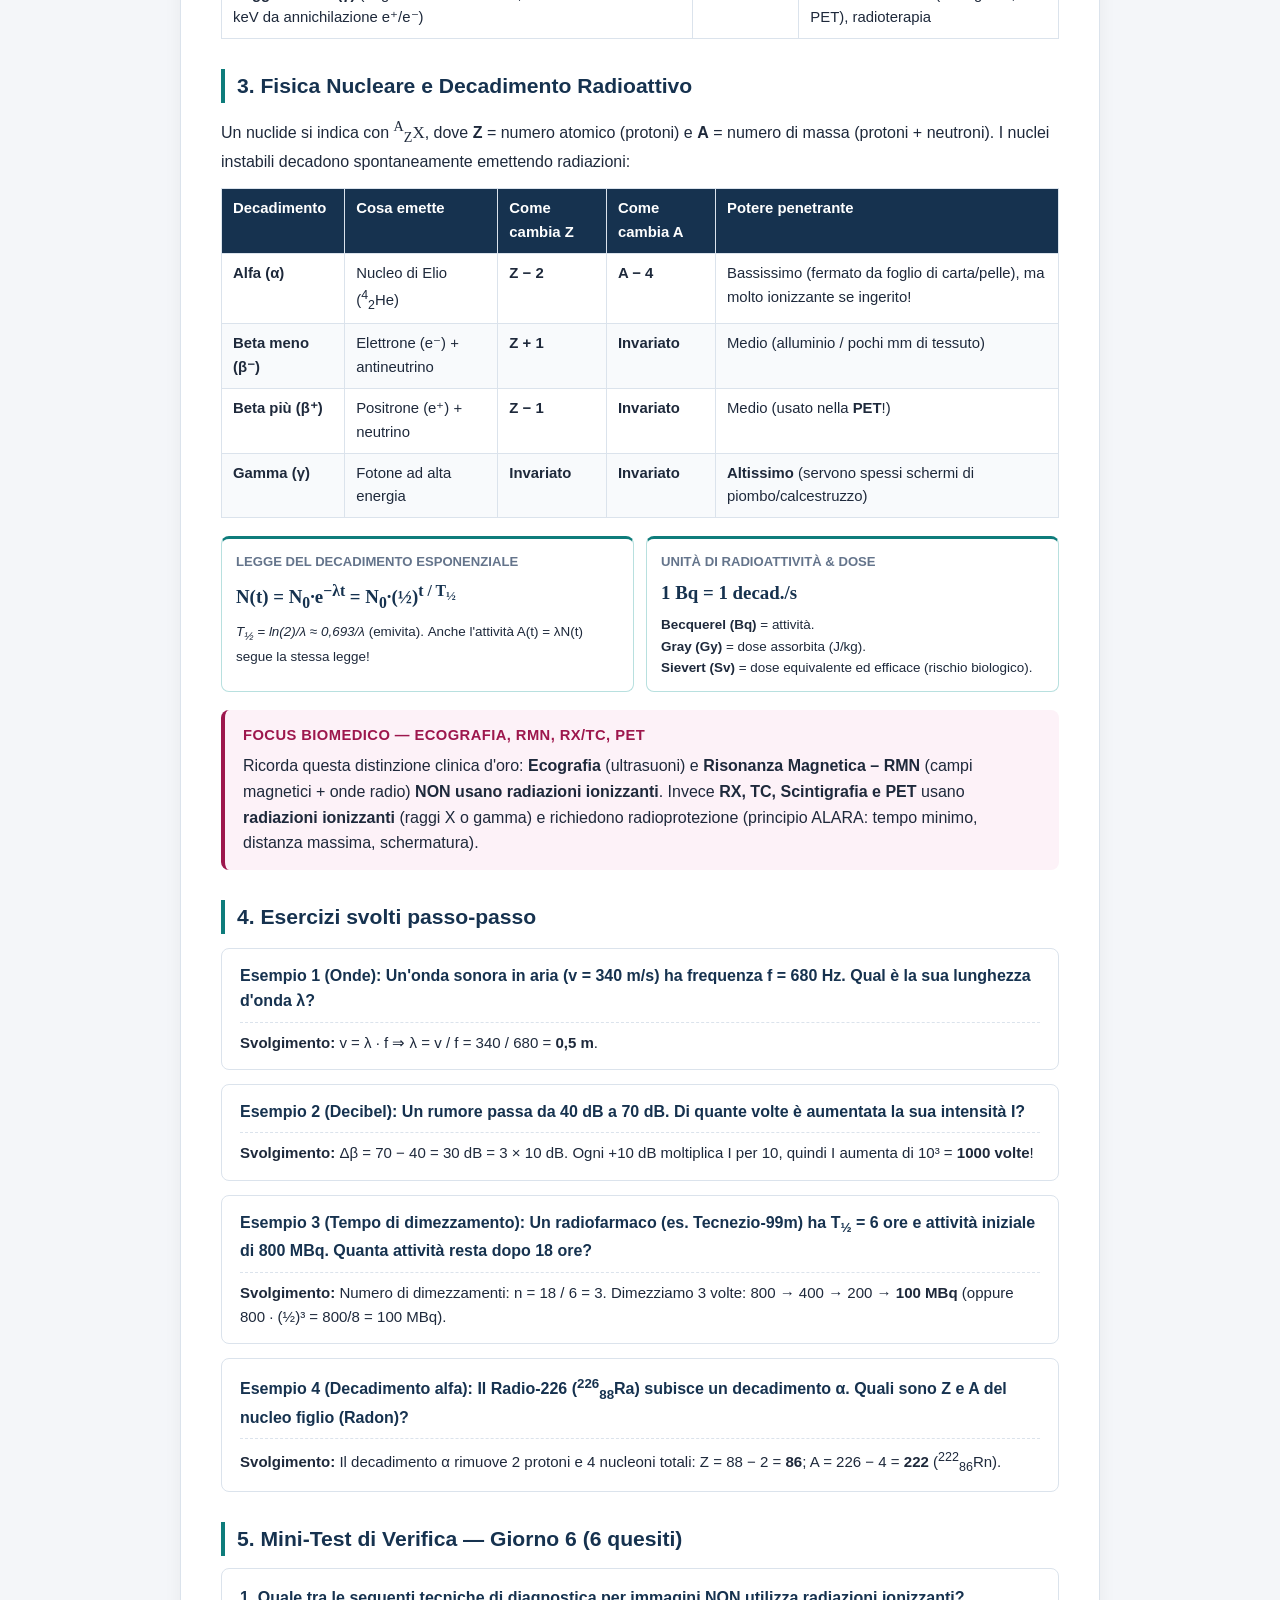
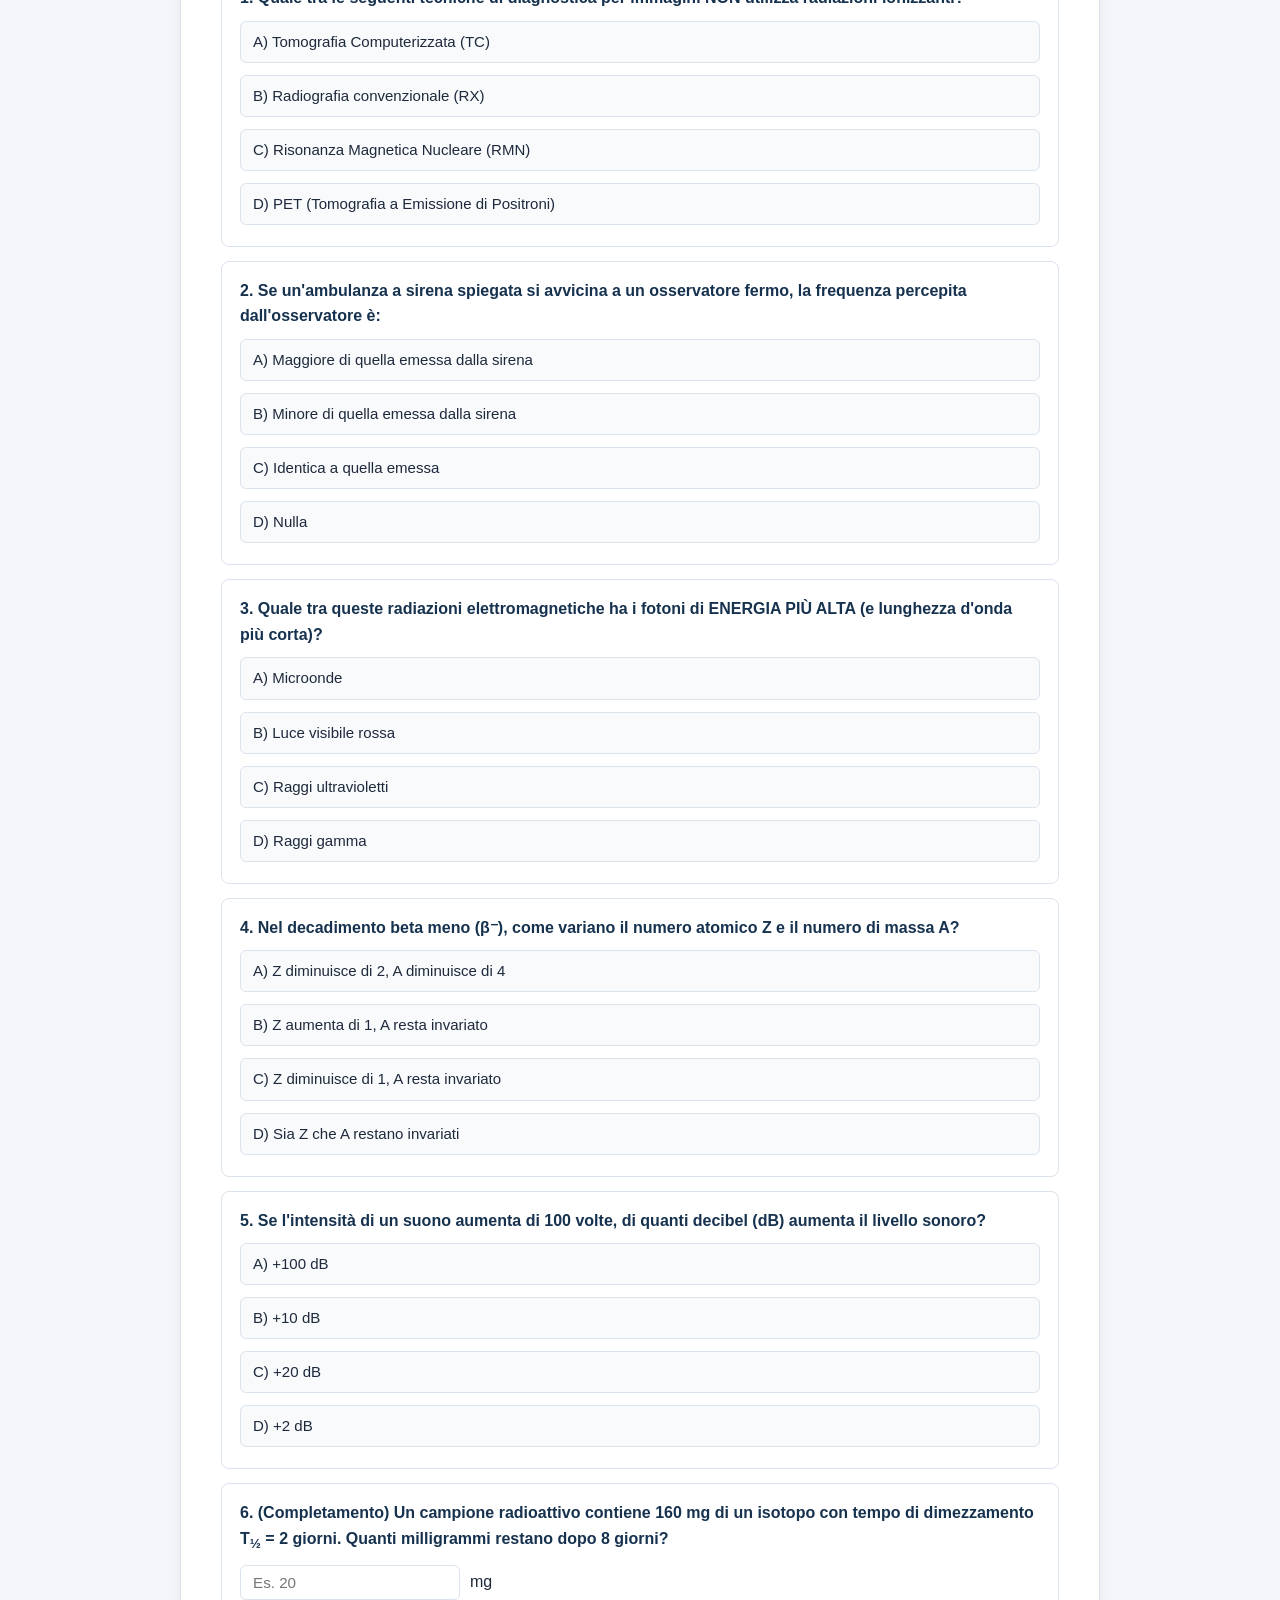
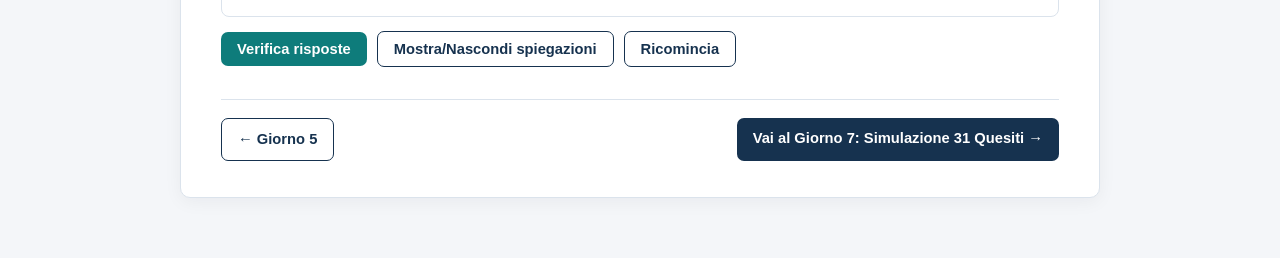
<file: dispense/giorno-06-onde-radiazioni.html>
<!DOCTYPE html>
<html lang="it">
<head>
  <meta charset="UTF-8" />
  <meta name="viewport" content="width=device-width, initial-scale=1.0" />
  <title>Giorno 6 — Onde Meccaniche e Fisica delle Radiazioni</title>
  <link rel="stylesheet" href="../css/style.css" />
</head>
<body>
  <header class="topbar">
    <a href="../index.html">← Dashboard 7 Giorni</a>
    <nav class="topbar-nav">
      <a href="giorno-05-elettricita-magnetismo.html">← G5</a>
      <a href="formulario-unico.html">Formulario</a>
      <a href="giorno-07-simulazione-esame.html">Giorno 7 (Simulazione) →</a>
      <button class="btn-print" onclick="window.print()">Stampa / PDF</button>
    </nav>
  </header>

  <main class="container">
    <article class="sheet">
      <div class="doc-header">
        <div class="badge-row">
          <span class="badge">Giorno 6 di 7</span>
          <span class="badge teal">UD 4 (0,4 CFU) + UD 7 (0,6 CFU)</span>
          <span class="badge med">Diagnostica per Immagini</span>
        </div>
        <h1>Onde Meccaniche, Suono e Fisica delle Radiazioni</h1>
        <p class="subtitle">Acustica, decibel, effetto Doppler, spettro elettromagnetico, fotoni, decadimento radioattivo e radioprotezione.</p>
      </div>

      <div class="box idea">
        <span class="box-title">L'idea chiave del Giorno 6</span>
        Un'<b>onda</b> trasporta <b>energia</b> senza trasportare materia. Le <b>onde meccaniche</b> (come il suono e gli ultrasuoni) hanno bisogno di un mezzo (aria, acqua, tessuti); le <b>onde elettromagnetiche</b> (luce, raggi X, raggi γ) viaggiano anche nel vuoto a velocità <span class="math">c = 3×10⁸ m/s</span>. Ad altissima frequenza diventano <b>radiazioni ionizzanti</b>, capaci di strappare elettroni dagli atomi.
      </div>

      <h2>1. Onde Meccaniche, Suono, Decibel ed Effetto Doppler (UD 4)</h2>
      <ul>
        <li><b>Grandezze di un'onda:</b> lunghezza d'onda <span class="math">λ</span> (m), periodo <span class="math">T</span> (s), frequenza <span class="math">f = 1/T</span> (Hz), velocità <span class="math"><b>v = λ · f</b></span>.</li>
        <li><b>Trasversali vs Longitudinali:</b> nelle <i>trasversali</i> l'oscillazione è perpendicolare alla propagazione (corda, luce); nelle <i>longitudinali</i> è parallela (<b>suono</b>: compressioni e rarefazioni).</li>
        <li><b>Suono:</b> in aria <span class="math">v ≈ 340 m/s</span> (nei tessuti/acqua è molto più veloce: ~1540 m/s!). Udibile dall'uomo: <b>20 Hz – 20 000 Hz (20 kHz)</b>. Sotto 20 Hz = <i>infrasuoni</i>; sopra 20 kHz = <b>ultrasuoni</b> (ecografia: 1–15 MHz, <b>non ionizzanti</b>!).</li>
        <li><b>Caratteristiche del suono:</b> <b>Altezza</b> (dipende dalla frequenza <i>f</i>), <b>Intensità</b> (<span class="math">I = P/S</span>, in W/m²), <b>Timbro</b> (forma d'onda/armoniche).</li>
        <li><b>Effetto Doppler:</b> variazione della frequenza percepita quando sorgente e osservatore sono in moto relativo. Se si <b>avvicinano</b> ⇒ frequenza <b>aumenta</b> (suono più acuto); se si <b>allontanano</b> ⇒ frequenza <b>diminuisce</b>. In medicina: <b>Ecodoppler</b> per misurare la velocità del flusso sanguigno!</li>
      </ul>

      <div class="formula-grid">
        <div class="formula-card">
          <div class="f-name">Equazione delle Onde</div>
          <div class="f-eq">v = λ · f = <span class="frac"><span>λ</span><span>T</span></span></div>
          <div class="f-note">Cambiando mezzo, la frequenza <b>f resta costante</b>, cambiano v e λ!</div>
        </div>
        <div class="formula-card">
          <div class="f-name">Livello Sonoro (Decibel)</div>
          <div class="f-eq">β = 10 · log<sub>10</sub><span class="frac"><span>I</span><span>I<sub>0</sub></span></span></div>
          <div class="f-note">I<sub>0</sub> = 10⁻¹² W/m² (soglia uditiva = 0 dB). Soglia del dolore ≈ 120 dB.</div>
        </div>
      </div>

      <div class="box trap">
        <span class="box-title">Regola d'oro dei Decibel (senza calcolatrice!)</span>
        La scala dei decibel è <b>logaritmica</b>:
        <ul>
          <li><b>+10 dB</b> significa intensità moltiplicata per <b>10</b>.</li>
          <li><b>+20 dB</b> significa intensità moltiplicata per <b>100</b> (10²).</li>
          <li><b>+30 dB</b> significa intensità moltiplicata per <b>1000</b> (10³).</li>
          <li><b>+3 dB</b> significa intensità circa <b>raddoppiata (× 2)</b>!</li>
        </ul>
      </div>

      <h2>2. Spettro Elettromagnetico e Fotoni (UD 7)</h2>
      <p>Tutte le onde EM viaggiano nel vuoto a <span class="math">c = 3×10⁸ m/s</span> (<span class="math">c = λ·ν</span>). La luce ha natura sia ondulatoria sia corpuscolare: è composta da <b>fotoni</b> di energia <span class="math"><b>E = h·ν = h·c / λ</b></span> (con <span class="math">h = 6,63×10⁻³⁴ J·s</span>).</p>

      <table>
        <thead>
          <tr><th>Banda (da energia/frequenza più BASSA a più ALTA)</th><th>Ionizzante?</th><th>Uso / Nota medica</th></tr>
        </thead>
        <tbody>
          <tr><td>Onde Radio → Microonde → Infrarosso (IR)</td><td><b>NO</b></td><td>RMN (onde radio), termografia (IR)</td></tr>
          <tr><td>Luce Visibile (rosso ~700 nm → violetto ~400 nm)</td><td><b>NO</b></td><td>Endoscopia, laser chirurgici</td></tr>
          <tr><td>Ultravioletto (UV)</td><td>UV lontani sì</td><td>Sintesi vit. D / danni DNA (melanoma)</td></tr>
          <tr><td><b>Raggi X</b> (origine: frenamento elettroni)</td><td><b>SÌ</b></td><td>Radiografia (RX), Tomografia (TC)</td></tr>
          <tr><td><b>Raggi Gamma (γ)</b> (origine: nucleo atomico; nella PET fotoni da 511 keV da annichilazione e⁺/e⁻)</td><td><b>SÌ</b></td><td>Medicina nucleare (scintigrafia, PET), radioterapia</td></tr>
        </tbody>
      </table>

      <h2>3. Fisica Nucleare e Decadimento Radioattivo</h2>
      <p>Un nuclide si indica con <span class="math"><sup>A</sup><sub>Z</sub>X</span>, dove <b>Z</b> = numero atomico (protoni) e <b>A</b> = numero di massa (protoni + neutroni). I nuclei instabili decadono spontaneamente emettendo radiazioni:</p>

      <table>
        <thead>
          <tr><th>Decadimento</th><th>Cosa emette</th><th>Come cambia Z</th><th>Come cambia A</th><th>Potere penetrante</th></tr>
        </thead>
        <tbody>
          <tr><td><b>Alfa (α)</b></td><td>Nucleo di Elio (<sup>4</sup><sub>2</sub>He)</td><td><b>Z − 2</b></td><td><b>A − 4</b></td><td>Bassissimo (fermato da foglio di carta/pelle), ma molto ionizzante se ingerito!</td></tr>
          <tr><td><b>Beta meno (β⁻)</b></td><td>Elettrone (e⁻) + antineutrino</td><td><b>Z + 1</b></td><td><b>Invariato</b></td><td>Medio (alluminio / pochi mm di tessuto)</td></tr>
          <tr><td><b>Beta più (β⁺)</b></td><td>Positrone (e⁺) + neutrino</td><td><b>Z − 1</b></td><td><b>Invariato</b></td><td>Medio (usato nella <b>PET</b>!)</td></tr>
          <tr><td><b>Gamma (γ)</b></td><td>Fotone ad alta energia</td><td><b>Invariato</b></td><td><b>Invariato</b></td><td><b>Altissimo</b> (servono spessi schermi di piombo/calcestruzzo)</td></tr>
        </tbody>
      </table>

      <div class="formula-grid">
        <div class="formula-card">
          <div class="f-name">Legge del Decadimento Esponenziale</div>
          <div class="f-eq">N(t) = N<sub>0</sub>·e<sup>−λt</sup> = N<sub>0</sub>·(½)<sup>t / T<sub>½</sub></sup></div>
          <div class="f-note"><i>T<sub>½</sub> = ln(2)/λ ≈ 0,693/λ</i> (emivita). Anche l'attività A(t) = λN(t) segue la stessa legge!</div>
        </div>
        <div class="formula-card">
          <div class="f-name">Unità di Radioattività &amp; Dose</div>
          <div class="f-eq">1 Bq = 1 decad./s</div>
          <div class="f-note"><b>Becquerel (Bq)</b> = attività.<br/><b>Gray (Gy)</b> = dose assorbita (J/kg).<br/><b>Sievert (Sv)</b> = dose equivalente ed efficace (rischio biologico).</div>
        </div>
      </div>

      <div class="box med">
        <span class="box-title">Focus Biomedico — Ecografia, RMN, RX/TC, PET</span>
        Ricorda questa distinzione clinica d'oro: <b>Ecografia</b> (ultrasuoni) e <b>Risonanza Magnetica – RMN</b> (campi magnetici + onde radio) <b>NON usano radiazioni ionizzanti</b>. Invece <b>RX, TC, Scintigrafia e PET</b> usano <b>radiazioni ionizzanti</b> (raggi X o gamma) e richiedono radioprotezione (principio ALARA: tempo minimo, distanza massima, schermatura).
      </div>

      <h2>4. Esercizi svolti passo-passo</h2>

      <div class="example">
        <div class="example-q">Esempio 1 (Onde): Un'onda sonora in aria (v = 340 m/s) ha frequenza f = 680 Hz. Qual è la sua lunghezza d'onda λ?</div>
        <div class="example-sol">
          <b>Svolgimento:</b> v = λ · f ⇒ λ = v / f = 340 / 680 = <b>0,5 m</b>.
        </div>
      </div>

      <div class="example">
        <div class="example-q">Esempio 2 (Decibel): Un rumore passa da 40 dB a 70 dB. Di quante volte è aumentata la sua intensità I?</div>
        <div class="example-sol">
          <b>Svolgimento:</b> Δβ = 70 − 40 = 30 dB = 3 × 10 dB. Ogni +10 dB moltiplica I per 10, quindi I aumenta di 10³ = <b>1000 volte</b>!
        </div>
      </div>

      <div class="example">
        <div class="example-q">Esempio 3 (Tempo di dimezzamento): Un radiofarmaco (es. Tecnezio-99m) ha T<sub>½</sub> = 6 ore e attività iniziale di 800 MBq. Quanta attività resta dopo 18 ore?</div>
        <div class="example-sol">
          <b>Svolgimento:</b> Numero di dimezzamenti: n = 18 / 6 = 3. Dimezziamo 3 volte: 800 → 400 → 200 → <b>100 MBq</b> (oppure 800 · (½)³ = 800/8 = 100 MBq).
        </div>
      </div>

      <div class="example">
        <div class="example-q">Esempio 4 (Decadimento alfa): Il Radio-226 (<sup>226</sup><sub>88</sub>Ra) subisce un decadimento α. Quali sono Z e A del nucleo figlio (Radon)?</div>
        <div class="example-sol">
          <b>Svolgimento:</b> Il decadimento α rimuove 2 protoni e 4 nucleoni totali: Z = 88 − 2 = <b>86</b>; A = 226 − 4 = <b>222</b> (<sup>222</sup><sub>86</sub>Rn).
        </div>
      </div>

      <section class="quiz-section">
        <h2>5. Mini-Test di Verifica — Giorno 6 (6 quesiti)</h2>

        <div class="quiz-card" data-type="mc" data-answer="c">
          <div class="quiz-q">1. Quale tra le seguenti tecniche di diagnostica per immagini NON utilizza radiazioni ionizzanti?</div>
          <ul class="quiz-options">
            <li class="quiz-opt" data-val="a">A) Tomografia Computerizzata (TC)</li>
            <li class="quiz-opt" data-val="b">B) Radiografia convenzionale (RX)</li>
            <li class="quiz-opt" data-val="c">C) Risonanza Magnetica Nucleare (RMN)</li>
            <li class="quiz-opt" data-val="d">D) PET (Tomografia a Emissione di Positroni)</li>
          </ul>
          <div class="quiz-exp"><b>Spiegazione:</b> La <b>RMN</b> usa campi magnetici e onde radio (non ionizzanti), così come l'ecografia usa ultrasuoni.</div>
        </div>

        <div class="quiz-card" data-type="mc" data-answer="a">
          <div class="quiz-q">2. Se un'ambulanza a sirena spiegata si avvicina a un osservatore fermo, la frequenza percepita dall'osservatore è:</div>
          <ul class="quiz-options">
            <li class="quiz-opt" data-val="a">A) Maggiore di quella emessa dalla sirena</li>
            <li class="quiz-opt" data-val="b">B) Minore di quella emessa dalla sirena</li>
            <li class="quiz-opt" data-val="c">C) Identica a quella emessa</li>
            <li class="quiz-opt" data-val="d">D) Nulla</li>
          </ul>
          <div class="quiz-exp"><b>Spiegazione:</b> Per l'<b>effetto Doppler</b>, in avvicinamento le creste d'onda si comprimono ⇒ la frequenza percepita <b>aumenta</b>.</div>
        </div>

        <div class="quiz-card" data-type="mc" data-answer="d">
          <div class="quiz-q">3. Quale tra queste radiazioni elettromagnetiche ha i fotoni di ENERGIA PIÙ ALTA (e lunghezza d'onda più corta)?</div>
          <ul class="quiz-options">
            <li class="quiz-opt" data-val="a">A) Microonde</li>
            <li class="quiz-opt" data-val="b">B) Luce visibile rossa</li>
            <li class="quiz-opt" data-val="c">C) Raggi ultravioletti</li>
            <li class="quiz-opt" data-val="d">D) Raggi gamma</li>
          </ul>
          <div class="quiz-exp"><b>Spiegazione:</b> E = hν = hc/λ. I <b>raggi gamma (γ)</b> sono all'estremo di massima frequenza e massima energia dello spettro EM.</div>
        </div>

        <div class="quiz-card" data-type="mc" data-answer="b">
          <div class="quiz-q">4. Nel decadimento beta meno (β⁻), come variano il numero atomico Z e il numero di massa A?</div>
          <ul class="quiz-options">
            <li class="quiz-opt" data-val="a">A) Z diminuisce di 2, A diminuisce di 4</li>
            <li class="quiz-opt" data-val="b">B) Z aumenta di 1, A resta invariato</li>
            <li class="quiz-opt" data-val="c">C) Z diminuisce di 1, A resta invariato</li>
            <li class="quiz-opt" data-val="d">D) Sia Z che A restano invariati</li>
          </ul>
          <div class="quiz-exp"><b>Spiegazione:</b> Nel decadimento β⁻ un neutrone diventa un protone emettendo un elettrone ⇒ <b>Z + 1, A invariato</b>.</div>
        </div>

        <div class="quiz-card" data-type="mc" data-answer="c">
          <div class="quiz-q">5. Se l'intensità di un suono aumenta di 100 volte, di quanti decibel (dB) aumenta il livello sonoro?</div>
          <ul class="quiz-options">
            <li class="quiz-opt" data-val="a">A) +100 dB</li>
            <li class="quiz-opt" data-val="b">B) +10 dB</li>
            <li class="quiz-opt" data-val="c">C) +20 dB</li>
            <li class="quiz-opt" data-val="d">D) +2 dB</li>
          </ul>
          <div class="quiz-exp"><b>Spiegazione:</b> Δβ = 10·log<sub>10</sub>(100) = 10 · 2 = <b>+20 dB</b>.</div>
        </div>

        <div class="quiz-card" data-type="fill" data-answer="10">
          <div class="quiz-q">6. (Completamento) Un campione radioattivo contiene 160 mg di un isotopo con tempo di dimezzamento T<sub>½</sub> = 2 giorni. Quanti milligrammi restano dopo 8 giorni?</div>
          <div class="quiz-fill">
            <input type="text" placeholder="Es. 20" /> <span>mg</span>
          </div>
          <div class="quiz-exp"><b>Spiegazione:</b> 8 giorni / 2 giorni = 4 dimezzamenti. 160 → 80 → 40 → 20 → <b>10 mg</b>.</div>
        </div>

        <div class="quiz-actions">
          <button id="btn-check-quiz" class="btn teal">Verifica risposte</button>
          <button id="btn-reveal-quiz" class="btn outline">Mostra/Nascondi spiegazioni</button>
          <button id="btn-reset-quiz" class="btn outline">Ricomincia</button>
        </div>
        <div id="score-banner" class="score-banner"></div>
      </section>

      <section class="print-answers">
        <h2>Soluzioni Mini-Test — Giorno 6</h2>
        <ol>
          <li><b>C</b> (RMN usa onde radio e campi magnetici, non ionizzanti).</li>
          <li><b>A</b> (Effetto Doppler in avvicinamento ⇒ frequenza maggiore).</li>
          <li><b>D</b> (Raggi gamma).</li>
          <li><b>B</b> (Z + 1, A invariato).</li>
          <li><b>C</b> (+20 dB).</li>
          <li><b>10 mg</b> (4 dimezzamenti: 160 / 16 = 10 mg).</li>
        </ol>
      </section>

      <div class="day-footer">
        <a class="btn outline" href="giorno-05-elettricita-magnetismo.html">← Giorno 5</a>
        <a class="btn" href="giorno-07-simulazione-esame.html">Vai al Giorno 7: Simulazione 31 Quesiti →</a>
      </div>
    </article>
  </main>
  <script src="../js/quiz.js"></script>
</body>
</html>
</file>
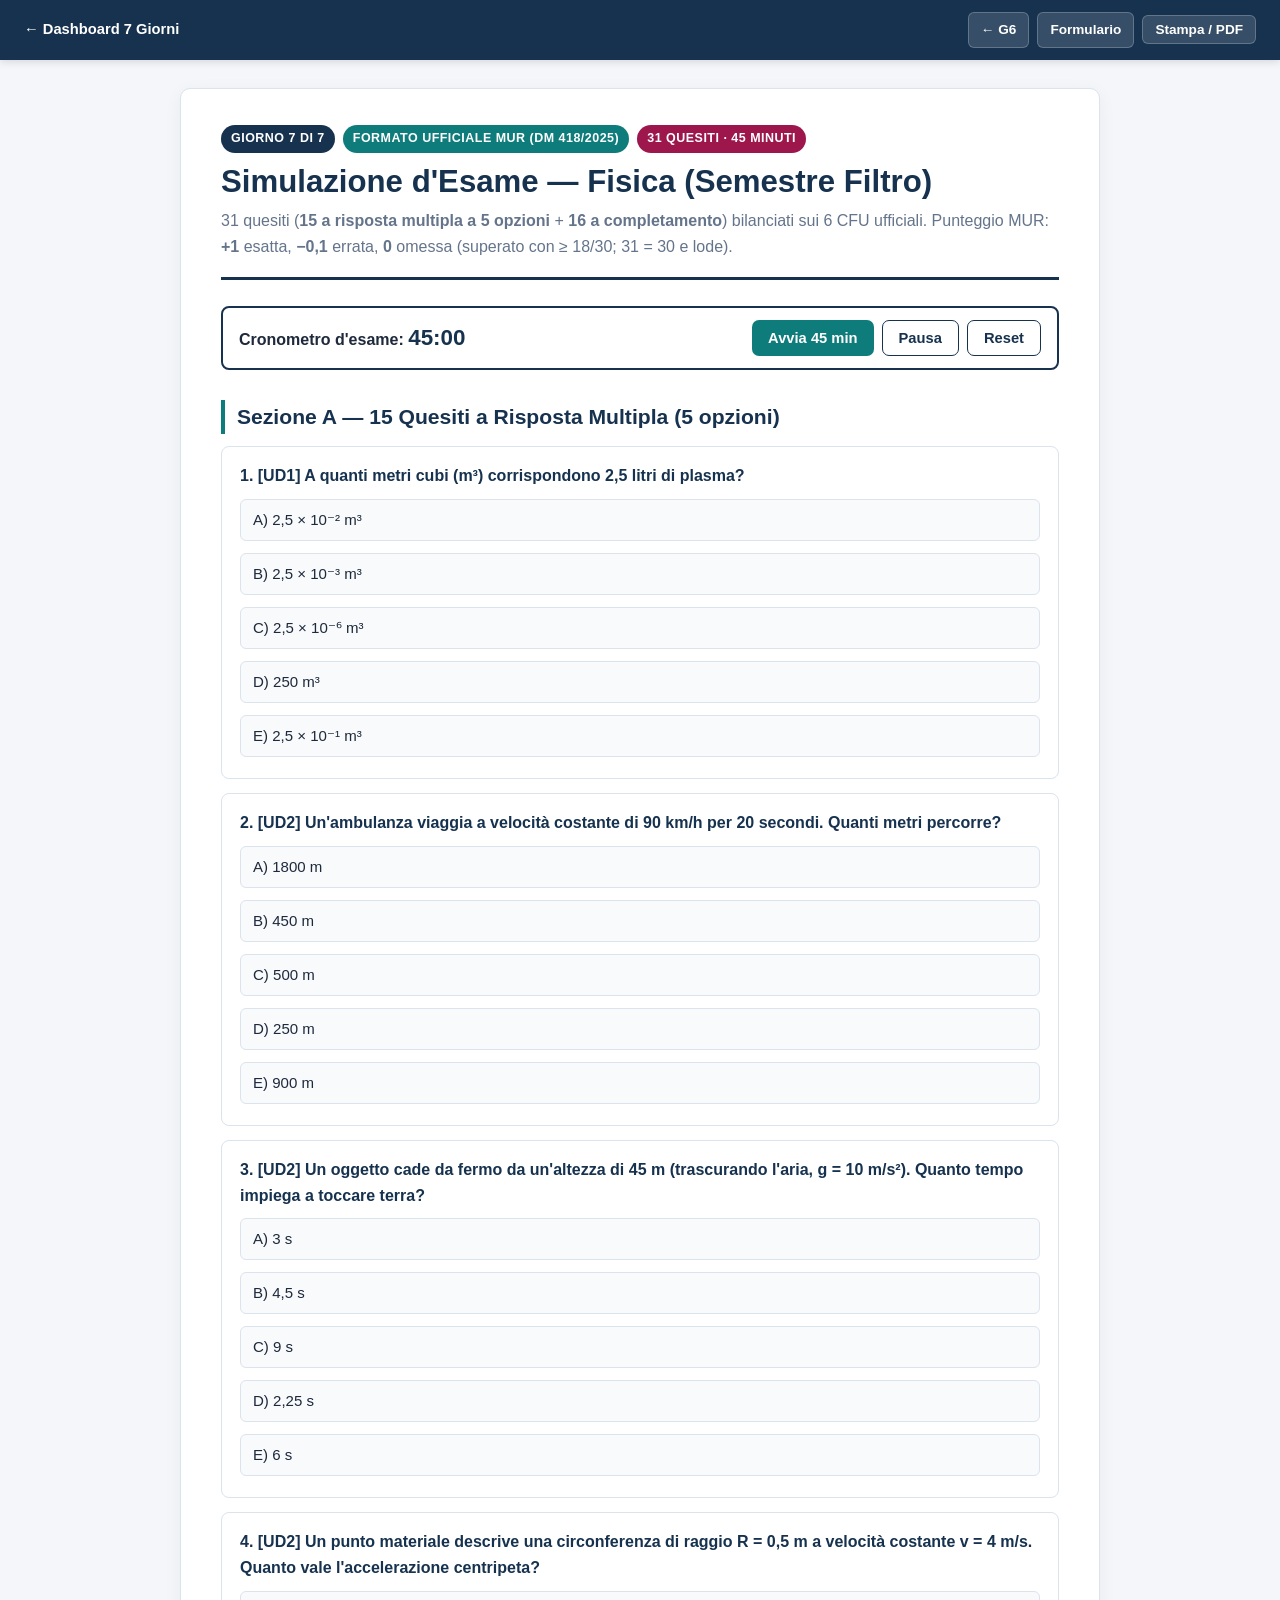
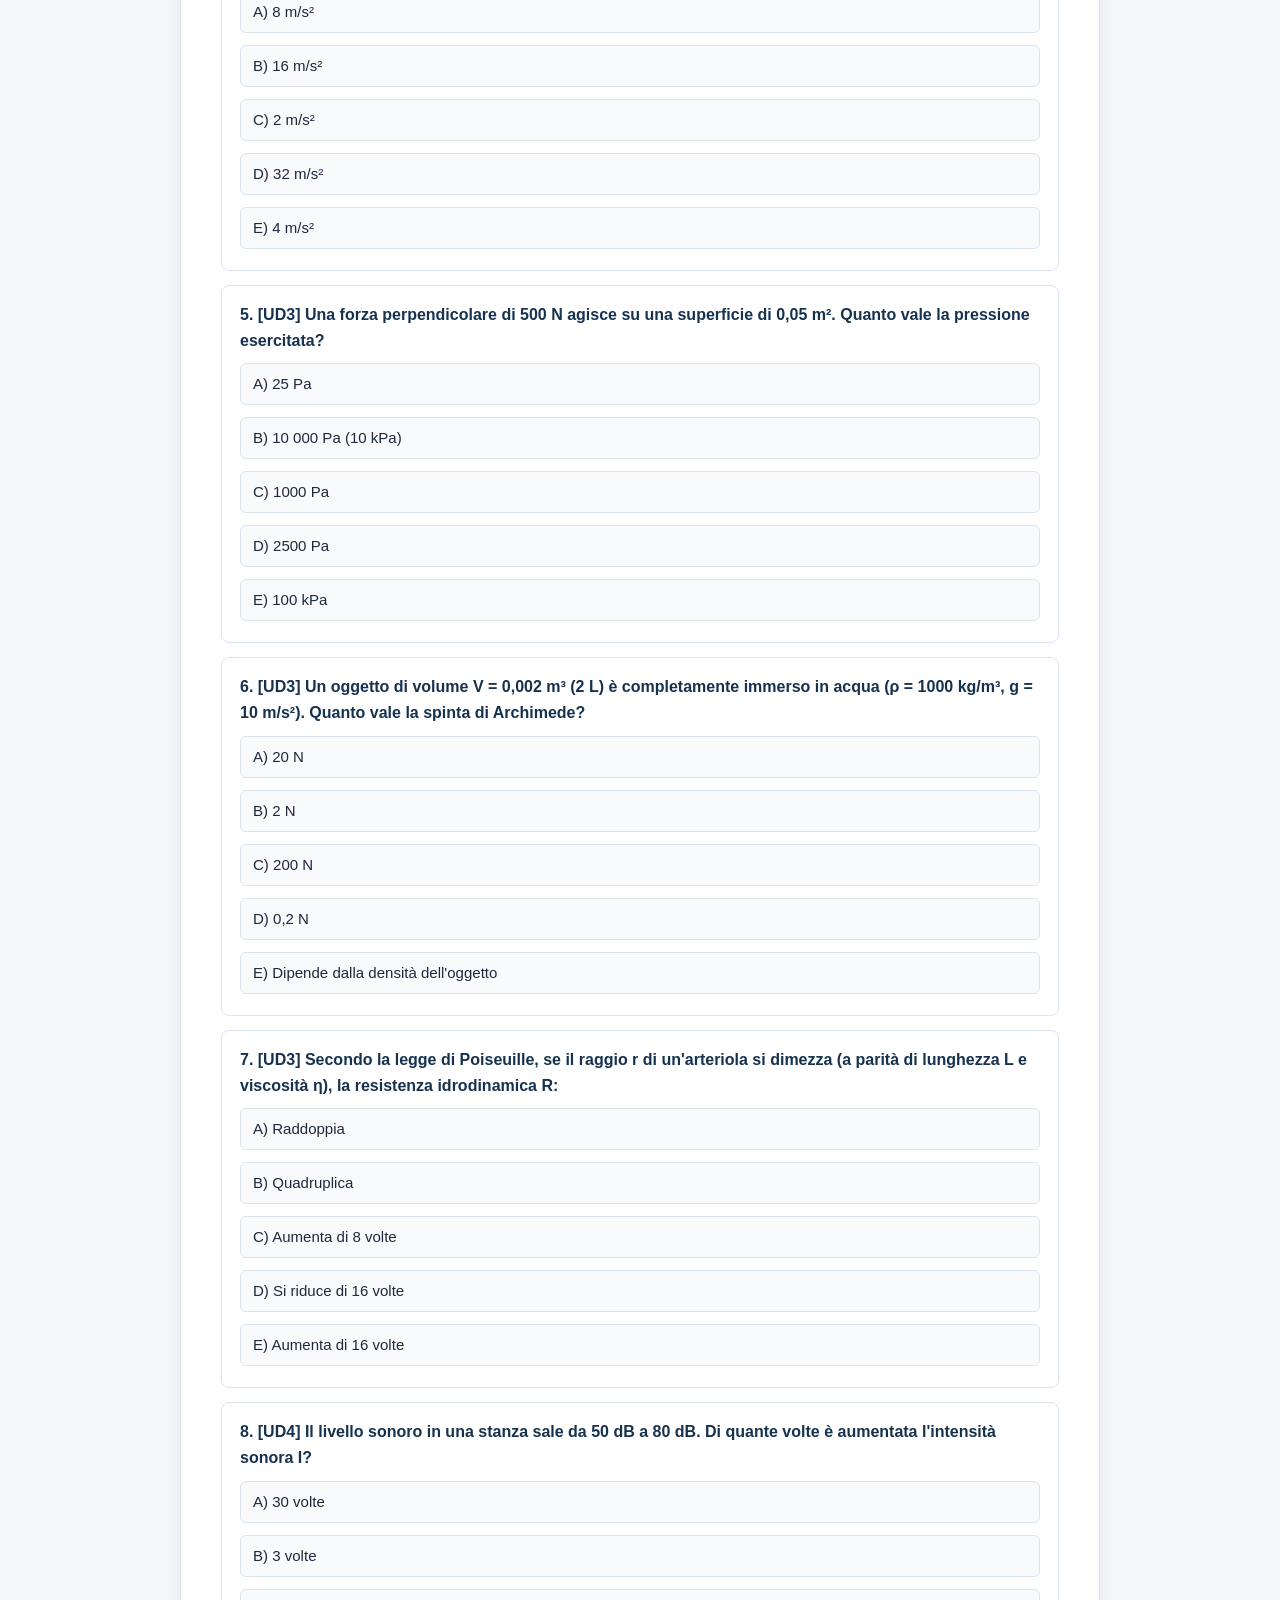
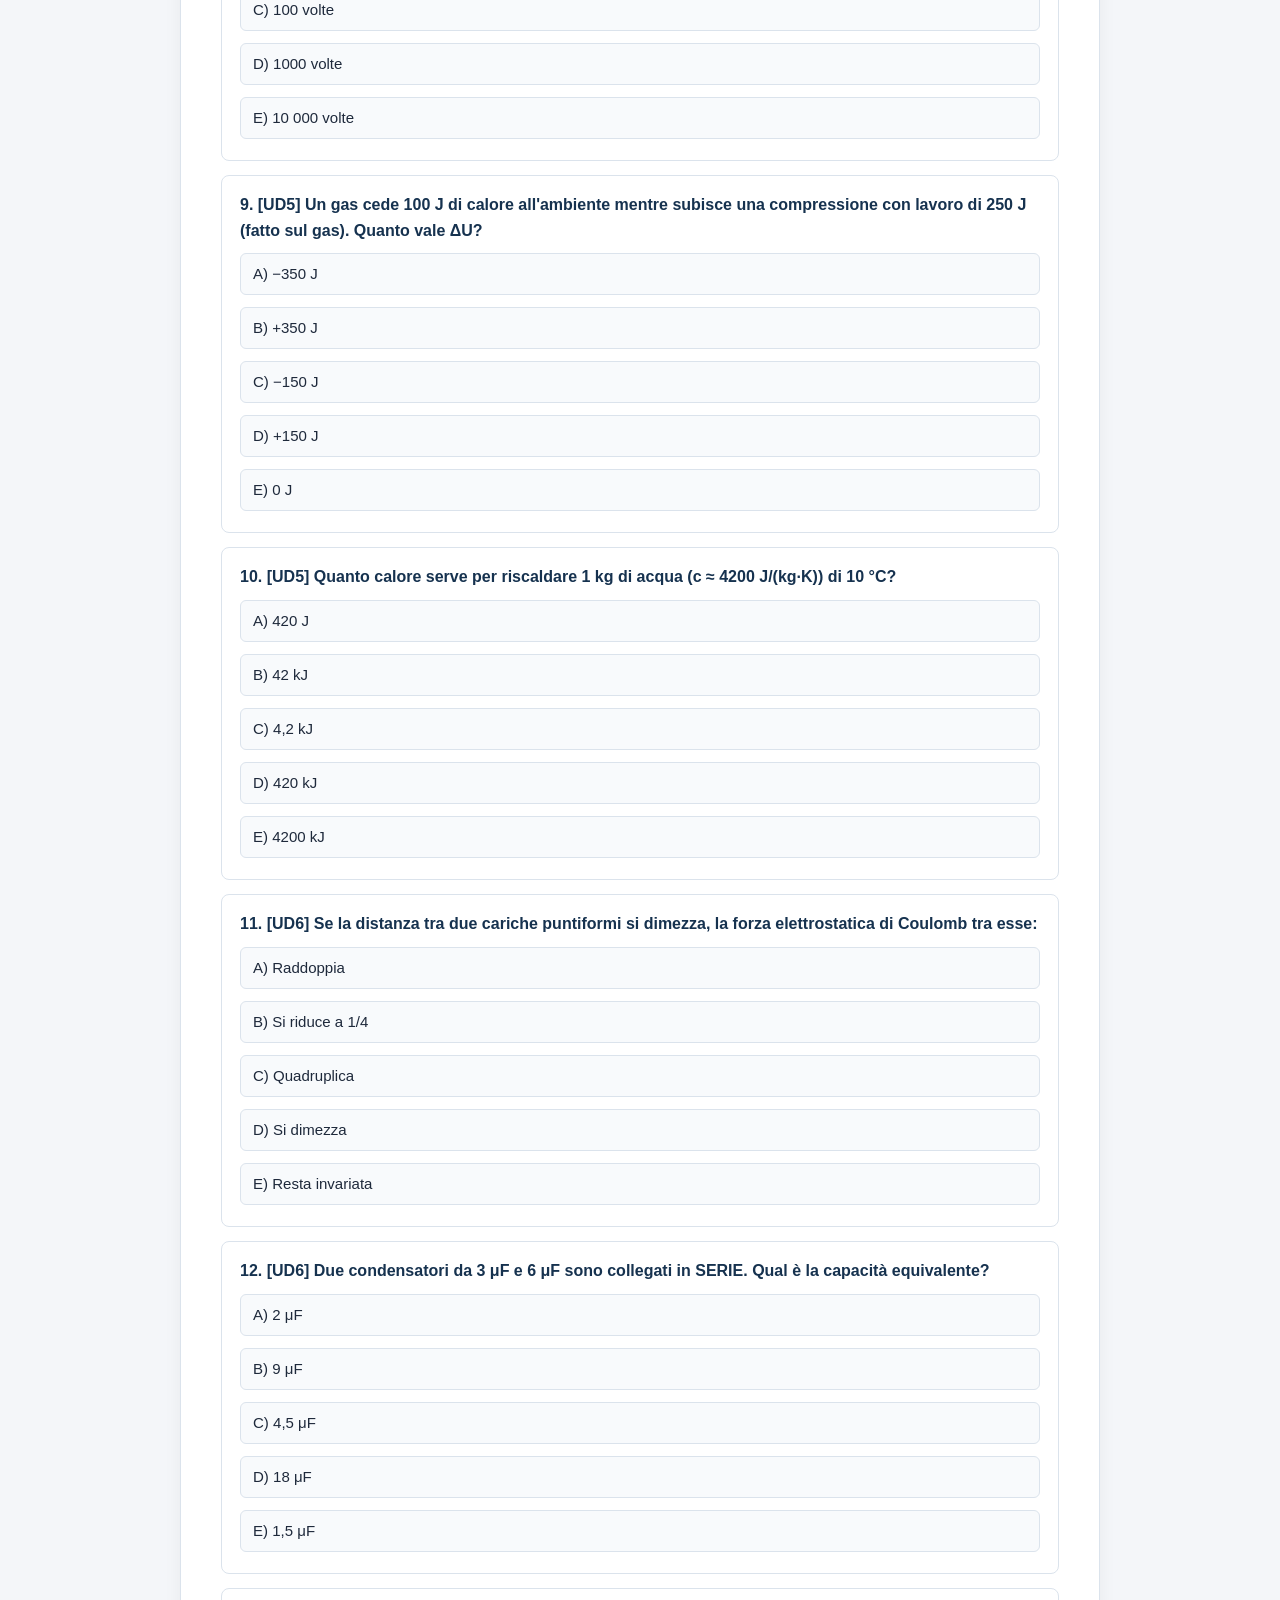
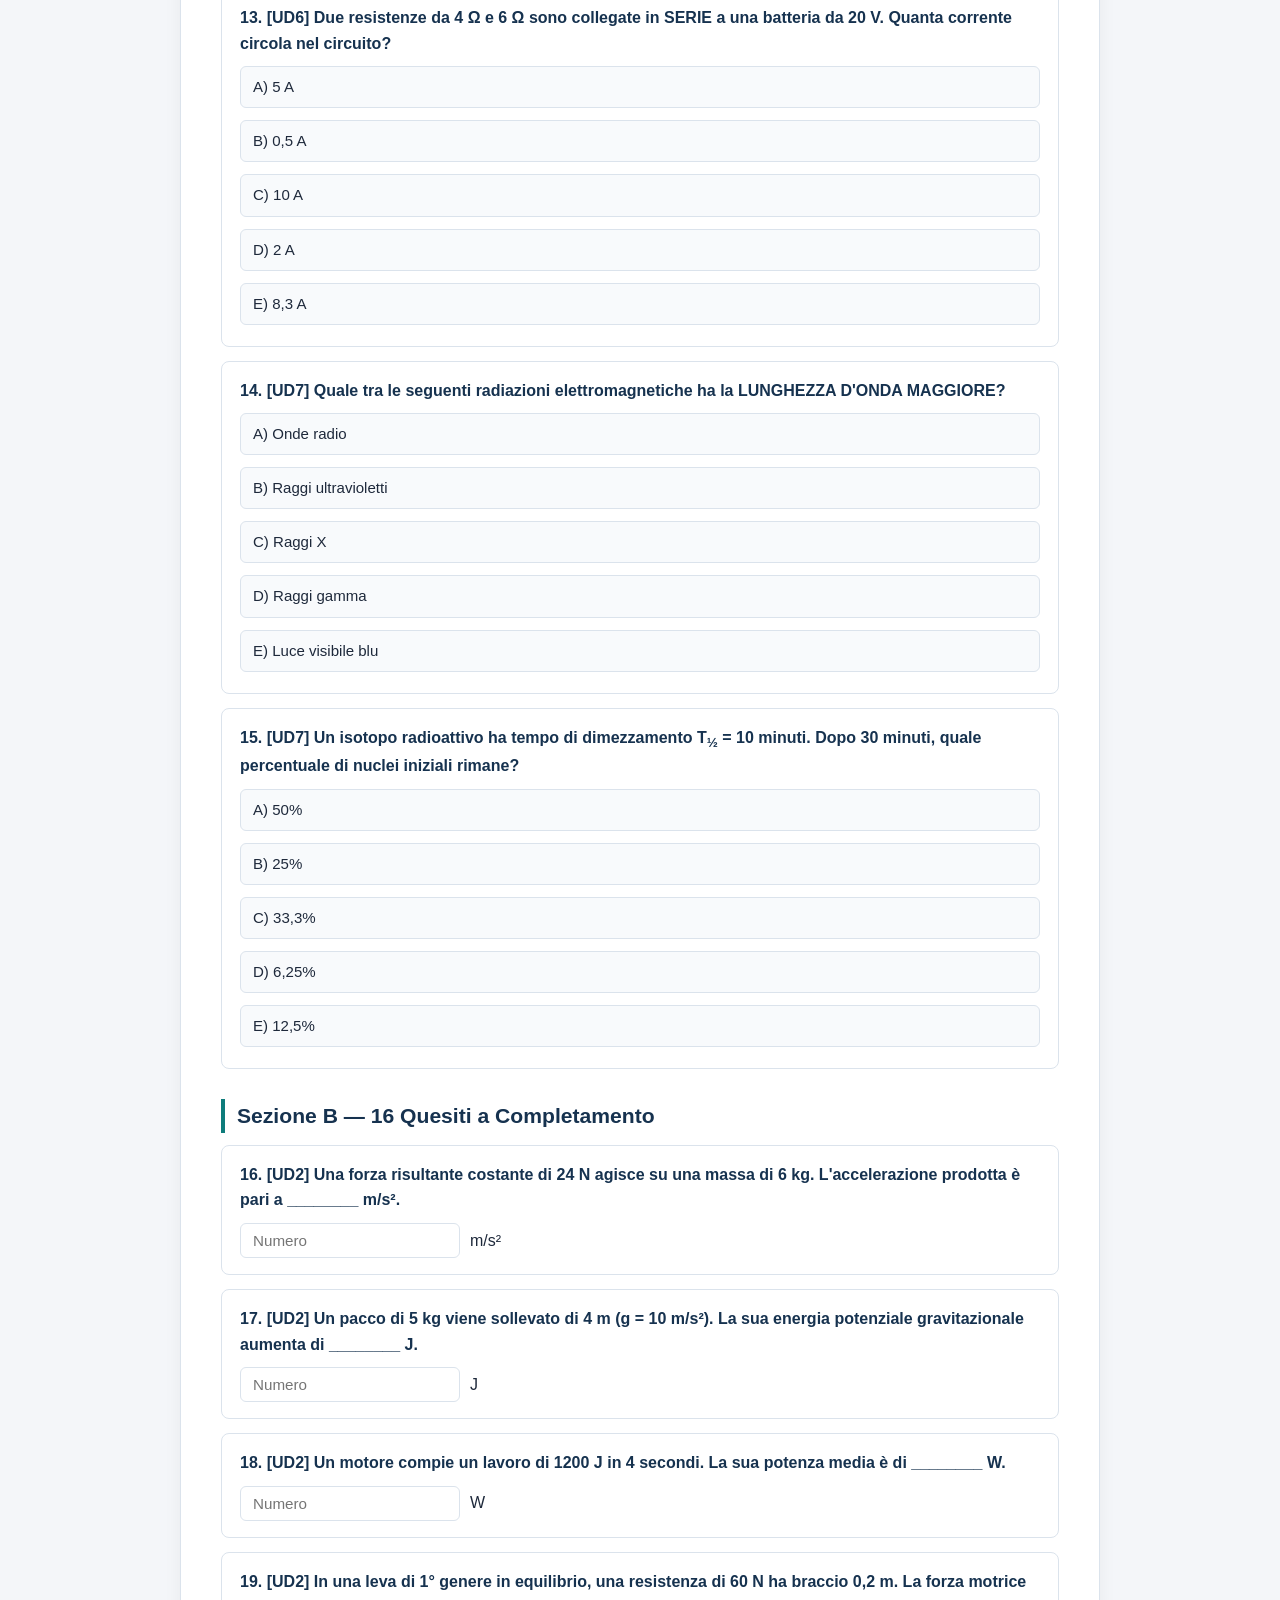
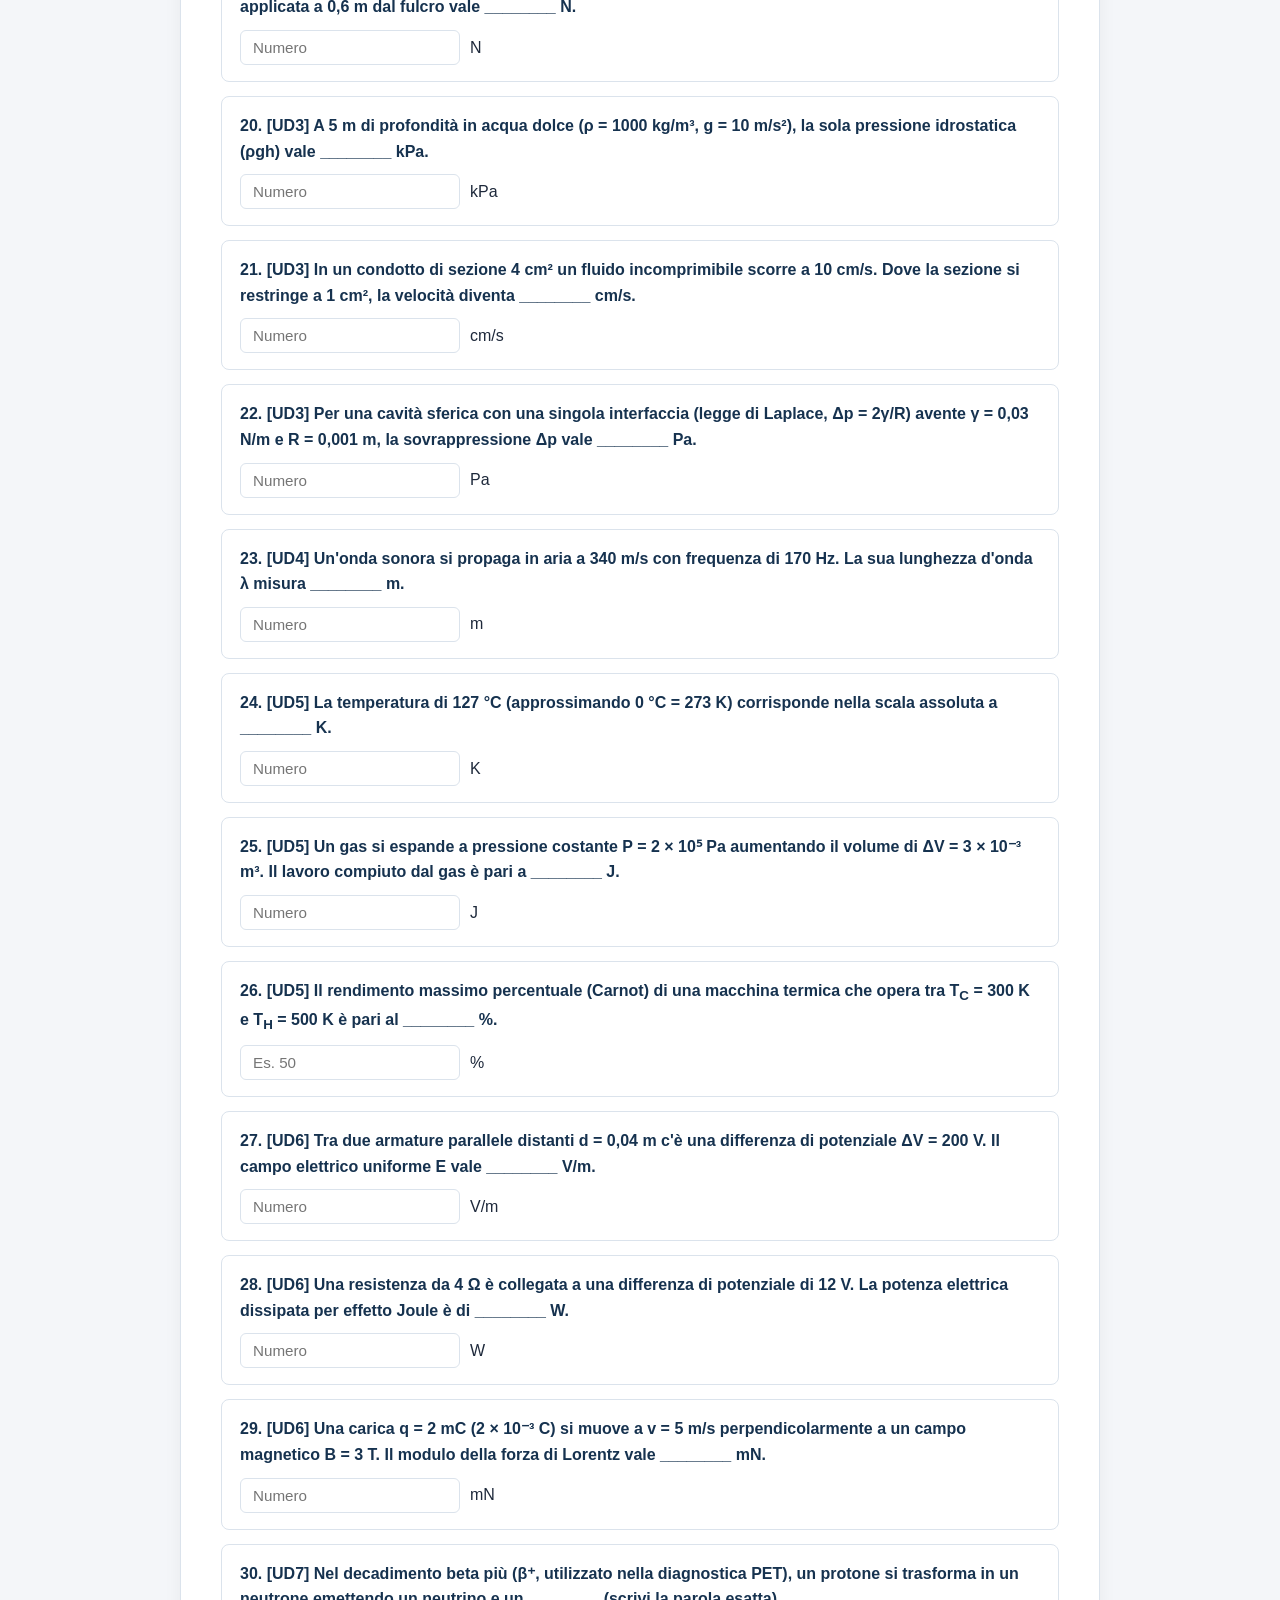
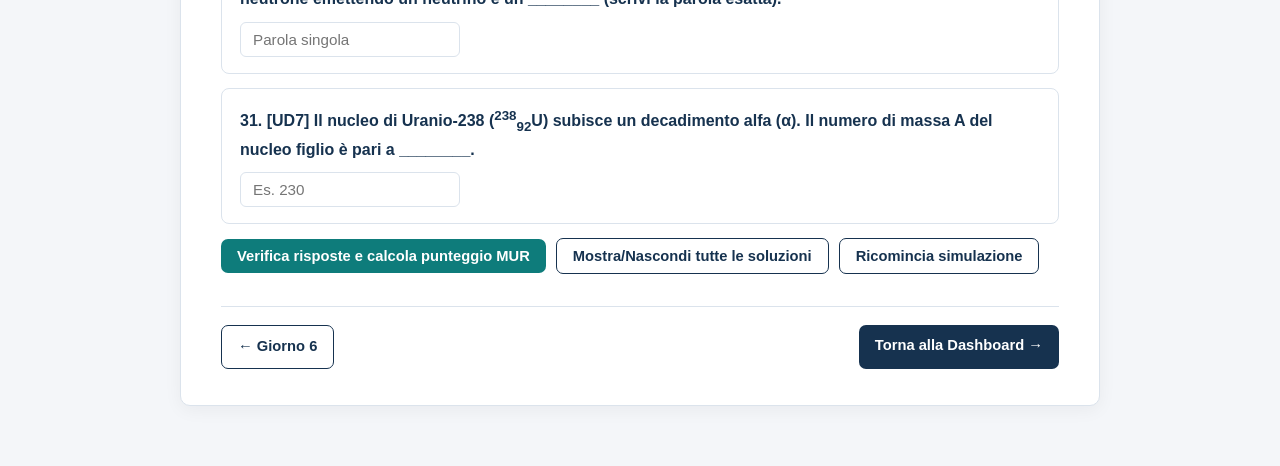
<file: dispense/giorno-07-simulazione-esame.html>
<!DOCTYPE html>
<html lang="it">
<head>
  <meta charset="UTF-8" />
  <meta name="viewport" content="width=device-width, initial-scale=1.0" />
  <title>Giorno 7 — Simulazione Ufficiale 31 Quesiti (DM 418/2025 MUR)</title>
  <link rel="stylesheet" href="../css/style.css" />
</head>
<body data-sim="true">
  <header class="topbar">
    <a href="../index.html">← Dashboard 7 Giorni</a>
    <nav class="topbar-nav">
      <a href="giorno-06-onde-radiazioni.html">← G6</a>
      <a href="formulario-unico.html">Formulario</a>
      <button class="btn-print" onclick="window.print()">Stampa / PDF</button>
    </nav>
  </header>

  <main class="container">
    <article class="sheet">
      <div class="doc-header">
        <div class="badge-row">
          <span class="badge">Giorno 7 di 7</span>
          <span class="badge teal">Formato Ufficiale MUR (DM 418/2025)</span>
          <span class="badge med">31 Quesiti · 45 Minuti</span>
        </div>
        <h1>Simulazione d'Esame — Fisica (Semestre Filtro)</h1>
        <p class="subtitle">31 quesiti (<b>15 a risposta multipla a 5 opzioni</b> + <b>16 a completamento</b>) bilanciati sui 6 CFU ufficiali. Punteggio MUR: <b>+1</b> esatta, <b>−0,1</b> errata, <b>0</b> omessa (superato con ≥ 18/30; 31 = 30 e lode).</p>
      </div>

      <div class="sim-bar">
        <div>
          <strong>Cronometro d'esame:</strong>
          <span id="sim-timer" class="timer-display">45:00</span>
        </div>
        <div style="display:flex; gap:8px; flex-wrap:wrap;">
          <button id="btn-start-timer" class="btn teal">Avvia 45 min</button>
          <button id="btn-pause-timer" class="btn outline">Pausa</button>
          <button id="btn-reset-timer" class="btn outline">Reset</button>
        </div>
      </div>

      <section class="quiz-section" style="margin-top:0;">
        <h2>Sezione A — 15 Quesiti a Risposta Multipla (5 opzioni)</h2>

        <!-- 1: UD1 -->
        <div class="quiz-card" data-type="mc" data-answer="b">
          <div class="quiz-q">1. [UD1] A quanti metri cubi (m³) corrispondono 2,5 litri di plasma?</div>
          <ul class="quiz-options">
            <li class="quiz-opt" data-val="a">A) 2,5 × 10⁻² m³</li>
            <li class="quiz-opt" data-val="b">B) 2,5 × 10⁻³ m³</li>
            <li class="quiz-opt" data-val="c">C) 2,5 × 10⁻⁶ m³</li>
            <li class="quiz-opt" data-val="d">D) 250 m³</li>
            <li class="quiz-opt" data-val="e">E) 2,5 × 10⁻¹ m³</li>
          </ul>
          <div class="quiz-exp"><b>Soluzione:</b> 1 L = 1 dm³ = 10⁻³ m³, quindi 2,5 L = <b>2,5 × 10⁻³ m³</b>.</div>
        </div>

        <!-- 2: UD2 -->
        <div class="quiz-card" data-type="mc" data-answer="c">
          <div class="quiz-q">2. [UD2] Un'ambulanza viaggia a velocità costante di 90 km/h per 20 secondi. Quanti metri percorre?</div>
          <ul class="quiz-options">
            <li class="quiz-opt" data-val="a">A) 1800 m</li>
            <li class="quiz-opt" data-val="b">B) 450 m</li>
            <li class="quiz-opt" data-val="c">C) 500 m</li>
            <li class="quiz-opt" data-val="d">D) 250 m</li>
            <li class="quiz-opt" data-val="e">E) 900 m</li>
          </ul>
          <div class="quiz-exp"><b>Soluzione:</b> 90 km/h ÷ 3,6 = 25 m/s. Spazio: s = v·t = 25 · 20 = <b>500 m</b>.</div>
        </div>

        <!-- 3: UD2 -->
        <div class="quiz-card" data-type="mc" data-answer="a">
          <div class="quiz-q">3. [UD2] Un oggetto cade da fermo da un'altezza di 45 m (trascurando l'aria, g = 10 m/s²). Quanto tempo impiega a toccare terra?</div>
          <ul class="quiz-options">
            <li class="quiz-opt" data-val="a">A) 3 s</li>
            <li class="quiz-opt" data-val="b">B) 4,5 s</li>
            <li class="quiz-opt" data-val="c">C) 9 s</li>
            <li class="quiz-opt" data-val="d">D) 2,25 s</li>
            <li class="quiz-opt" data-val="e">E) 6 s</li>
          </ul>
          <div class="quiz-exp"><b>Soluzione:</b> h = ½gt² ⇒ 45 = 5t² ⇒ t² = 9 ⇒ <b>t = 3 s</b>.</div>
        </div>

        <!-- 4: UD2 -->
        <div class="quiz-card" data-type="mc" data-answer="d">
          <div class="quiz-q">4. [UD2] Un punto materiale descrive una circonferenza di raggio R = 0,5 m a velocità costante v = 4 m/s. Quanto vale l'accelerazione centripeta?</div>
          <ul class="quiz-options">
            <li class="quiz-opt" data-val="a">A) 8 m/s²</li>
            <li class="quiz-opt" data-val="b">B) 16 m/s²</li>
            <li class="quiz-opt" data-val="c">C) 2 m/s²</li>
            <li class="quiz-opt" data-val="d">D) 32 m/s²</li>
            <li class="quiz-opt" data-val="e">E) 4 m/s²</li>
          </ul>
          <div class="quiz-exp"><b>Soluzione:</b> a<sub>c</sub> = v²/R = 4² / 0,5 = 16 / 0,5 = <b>32 m/s²</b>.</div>
        </div>

        <!-- 5: UD3 -->
        <div class="quiz-card" data-type="mc" data-answer="b">
          <div class="quiz-q">5. [UD3] Una forza perpendicolare di 500 N agisce su una superficie di 0,05 m². Quanto vale la pressione esercitata?</div>
          <ul class="quiz-options">
            <li class="quiz-opt" data-val="a">A) 25 Pa</li>
            <li class="quiz-opt" data-val="b">B) 10 000 Pa (10 kPa)</li>
            <li class="quiz-opt" data-val="c">C) 1000 Pa</li>
            <li class="quiz-opt" data-val="d">D) 2500 Pa</li>
            <li class="quiz-opt" data-val="e">E) 100 kPa</li>
          </ul>
          <div class="quiz-exp"><b>Soluzione:</b> p = F/S = 500 / 0,05 = <b>10 000 Pa (10 kPa)</b>.</div>
        </div>

        <!-- 6: UD3 -->
        <div class="quiz-card" data-type="mc" data-answer="a">
          <div class="quiz-q">6. [UD3] Un oggetto di volume V = 0,002 m³ (2 L) è completamente immerso in acqua (ρ = 1000 kg/m³, g = 10 m/s²). Quanto vale la spinta di Archimede?</div>
          <ul class="quiz-options">
            <li class="quiz-opt" data-val="a">A) 20 N</li>
            <li class="quiz-opt" data-val="b">B) 2 N</li>
            <li class="quiz-opt" data-val="c">C) 200 N</li>
            <li class="quiz-opt" data-val="d">D) 0,2 N</li>
            <li class="quiz-opt" data-val="e">E) Dipende dalla densità dell'oggetto</li>
          </ul>
          <div class="quiz-exp"><b>Soluzione:</b> F<sub>A</sub> = ρ<sub>acqua</sub>·V·g = 1000 · 0,002 · 10 = <b>20 N</b>.</div>
        </div>

        <!-- 7: UD3 -->
        <div class="quiz-card" data-type="mc" data-answer="e">
          <div class="quiz-q">7. [UD3] Secondo la legge di Poiseuille, se il raggio r di un'arteriola si dimezza (a parità di lunghezza L e viscosità η), la resistenza idrodinamica R:</div>
          <ul class="quiz-options">
            <li class="quiz-opt" data-val="a">A) Raddoppia</li>
            <li class="quiz-opt" data-val="b">B) Quadruplica</li>
            <li class="quiz-opt" data-val="c">C) Aumenta di 8 volte</li>
            <li class="quiz-opt" data-val="d">D) Si riduce di 16 volte</li>
            <li class="quiz-opt" data-val="e">E) Aumenta di 16 volte</li>
          </ul>
          <div class="quiz-exp"><b>Soluzione:</b> R = 8ηL/(πr⁴). Dimezzando r (r → r/2), il denominatore si divide per 2⁴ = 16 ⇒ R <b>aumenta di 16 volte</b>.</div>
        </div>

        <!-- 8: UD4 -->
        <div class="quiz-card" data-type="mc" data-answer="d">
          <div class="quiz-q">8. [UD4] Il livello sonoro in una stanza sale da 50 dB a 80 dB. Di quante volte è aumentata l'intensità sonora I?</div>
          <ul class="quiz-options">
            <li class="quiz-opt" data-val="a">A) 30 volte</li>
            <li class="quiz-opt" data-val="b">B) 3 volte</li>
            <li class="quiz-opt" data-val="c">C) 100 volte</li>
            <li class="quiz-opt" data-val="d">D) 1000 volte</li>
            <li class="quiz-opt" data-val="e">E) 10 000 volte</li>
          </ul>
          <div class="quiz-exp"><b>Soluzione:</b> Δβ = +30 dB ⇒ 10³ = <b>1000 volte</b>.</div>
        </div>

        <!-- 9: UD5 -->
        <div class="quiz-card" data-type="mc" data-answer="d">
          <div class="quiz-q">9. [UD5] Un gas cede 100 J di calore all'ambiente mentre subisce una compressione con lavoro di 250 J (fatto sul gas). Quanto vale ΔU?</div>
          <ul class="quiz-options">
            <li class="quiz-opt" data-val="a">A) −350 J</li>
            <li class="quiz-opt" data-val="b">B) +350 J</li>
            <li class="quiz-opt" data-val="c">C) −150 J</li>
            <li class="quiz-opt" data-val="d">D) +150 J</li>
            <li class="quiz-opt" data-val="e">E) 0 J</li>
          </ul>
          <div class="quiz-exp"><b>Soluzione:</b> Calore ceduto: Q = −100 J. Lavoro subito: W = −250 J. Quindi ΔU = Q − W = −100 − (−250) = <b>+150 J</b>.</div>
        </div>

        <!-- 10: UD5 -->
        <div class="quiz-card" data-type="mc" data-answer="b">
          <div class="quiz-q">10. [UD5] Quanto calore serve per riscaldare 1 kg di acqua (c ≈ 4200 J/(kg·K)) di 10 °C?</div>
          <ul class="quiz-options">
            <li class="quiz-opt" data-val="a">A) 420 J</li>
            <li class="quiz-opt" data-val="b">B) 42 kJ</li>
            <li class="quiz-opt" data-val="c">C) 4,2 kJ</li>
            <li class="quiz-opt" data-val="d">D) 420 kJ</li>
            <li class="quiz-opt" data-val="e">E) 4200 kJ</li>
          </ul>
          <div class="quiz-exp"><b>Soluzione:</b> Q = m·c·ΔT = 1 · 4200 · 10 = 42 000 J = <b>42 kJ</b>.</div>
        </div>

        <!-- 11: UD6 -->
        <div class="quiz-card" data-type="mc" data-answer="c">
          <div class="quiz-q">11. [UD6] Se la distanza tra due cariche puntiformi si dimezza, la forza elettrostatica di Coulomb tra esse:</div>
          <ul class="quiz-options">
            <li class="quiz-opt" data-val="a">A) Raddoppia</li>
            <li class="quiz-opt" data-val="b">B) Si riduce a 1/4</li>
            <li class="quiz-opt" data-val="c">C) Quadruplica</li>
            <li class="quiz-opt" data-val="d">D) Si dimezza</li>
            <li class="quiz-opt" data-val="e">E) Resta invariata</li>
          </ul>
          <div class="quiz-exp"><b>Soluzione:</b> F ∝ 1/r². Dimezzando r, 1/(1/2)² = 4 ⇒ la forza <b>quadruplica</b>.</div>
        </div>

        <!-- 12: UD6 -->
        <div class="quiz-card" data-type="mc" data-answer="a">
          <div class="quiz-q">12. [UD6] Due condensatori da 3 μF e 6 μF sono collegati in SERIE. Qual è la capacità equivalente?</div>
          <ul class="quiz-options">
            <li class="quiz-opt" data-val="a">A) 2 μF</li>
            <li class="quiz-opt" data-val="b">B) 9 μF</li>
            <li class="quiz-opt" data-val="c">C) 4,5 μF</li>
            <li class="quiz-opt" data-val="d">D) 18 μF</li>
            <li class="quiz-opt" data-val="e">E) 1,5 μF</li>
          </ul>
          <div class="quiz-exp"><b>Soluzione:</b> Condensatori in serie: C<sub>eq</sub> = (3 · 6)/(3 + 6) = 18/9 = <b>2 μF</b>.</div>
        </div>

        <!-- 13: UD6 -->
        <div class="quiz-card" data-type="mc" data-answer="d">
          <div class="quiz-q">13. [UD6] Due resistenze da 4 Ω e 6 Ω sono collegate in SERIE a una batteria da 20 V. Quanta corrente circola nel circuito?</div>
          <ul class="quiz-options">
            <li class="quiz-opt" data-val="a">A) 5 A</li>
            <li class="quiz-opt" data-val="b">B) 0,5 A</li>
            <li class="quiz-opt" data-val="c">C) 10 A</li>
            <li class="quiz-opt" data-val="d">D) 2 A</li>
            <li class="quiz-opt" data-val="e">E) 8,3 A</li>
          </ul>
          <div class="quiz-exp"><b>Soluzione:</b> R<sub>eq</sub> = 4 + 6 = 10 Ω. I = ΔV / R<sub>eq</sub> = 20 / 10 = <b>2 A</b>.</div>
        </div>

        <!-- 14: UD7 -->
        <div class="quiz-card" data-type="mc" data-answer="a">
          <div class="quiz-q">14. [UD7] Quale tra le seguenti radiazioni elettromagnetiche ha la LUNGHEZZA D'ONDA MAGGIORE?</div>
          <ul class="quiz-options">
            <li class="quiz-opt" data-val="a">A) Onde radio</li>
            <li class="quiz-opt" data-val="b">B) Raggi ultravioletti</li>
            <li class="quiz-opt" data-val="c">C) Raggi X</li>
            <li class="quiz-opt" data-val="d">D) Raggi gamma</li>
            <li class="quiz-opt" data-val="e">E) Luce visibile blu</li>
          </ul>
          <div class="quiz-exp"><b>Soluzione:</b> Le <b>onde radio</b> hanno la frequenza più bassa e quindi la lunghezza d'onda λ più grande.</div>
        </div>

        <!-- 15: UD7 -->
        <div class="quiz-card" data-type="mc" data-answer="e">
          <div class="quiz-q">15. [UD7] Un isotopo radioattivo ha tempo di dimezzamento T<sub>½</sub> = 10 minuti. Dopo 30 minuti, quale percentuale di nuclei iniziali rimane?</div>
          <ul class="quiz-options">
            <li class="quiz-opt" data-val="a">A) 50%</li>
            <li class="quiz-opt" data-val="b">B) 25%</li>
            <li class="quiz-opt" data-val="c">C) 33,3%</li>
            <li class="quiz-opt" data-val="d">D) 6,25%</li>
            <li class="quiz-opt" data-val="e">E) 12,5%</li>
          </ul>
          <div class="quiz-exp"><b>Soluzione:</b> 30 / 10 = 3 dimezzamenti: (½)³ = 1/8 = <b>12,5%</b>.</div>
        </div>

        <h2>Sezione B — 16 Quesiti a Completamento</h2>

        <!-- 16: UD2 -->
        <div class="quiz-card" data-type="fill" data-answer="4">
          <div class="quiz-q">16. [UD2] Una forza risultante costante di 24 N agisce su una massa di 6 kg. L'accelerazione prodotta è pari a ________ m/s².</div>
          <div class="quiz-fill"><input type="text" placeholder="Numero" /> <span>m/s²</span></div>
          <div class="quiz-exp"><b>Soluzione:</b> 2° principio: a = F/m = 24 / 6 = <b>4 m/s²</b>.</div>
        </div>

        <!-- 17: UD2 -->
        <div class="quiz-card" data-type="fill" data-answer="200">
          <div class="quiz-q">17. [UD2] Un pacco di 5 kg viene sollevato di 4 m (g = 10 m/s²). La sua energia potenziale gravitazionale aumenta di ________ J.</div>
          <div class="quiz-fill"><input type="text" placeholder="Numero" /> <span>J</span></div>
          <div class="quiz-exp"><b>Soluzione:</b> ΔU = mgh = 5 · 10 · 4 = <b>200 J</b>.</div>
        </div>

        <!-- 18: UD2 -->
        <div class="quiz-card" data-type="fill" data-answer="300">
          <div class="quiz-q">18. [UD2] Un motore compie un lavoro di 1200 J in 4 secondi. La sua potenza media è di ________ W.</div>
          <div class="quiz-fill"><input type="text" placeholder="Numero" /> <span>W</span></div>
          <div class="quiz-exp"><b>Soluzione:</b> P = W/t = 1200 / 4 = <b>300 W</b>.</div>
        </div>

        <!-- 19: UD2 -->
        <div class="quiz-card" data-type="fill" data-answer="20">
          <div class="quiz-q">19. [UD2] In una leva di 1° genere in equilibrio, una resistenza di 60 N ha braccio 0,2 m. La forza motrice applicata a 0,6 m dal fulcro vale ________ N.</div>
          <div class="quiz-fill"><input type="text" placeholder="Numero" /> <span>N</span></div>
          <div class="quiz-exp"><b>Soluzione:</b> F<sub>m</sub> · 0,6 = 60 · 0,2 = 12 ⇒ F<sub>m</sub> = 12 / 0,6 = <b>20 N</b>.</div>
        </div>

        <!-- 20: UD3 -->
        <div class="quiz-card" data-type="fill" data-answer="50">
          <div class="quiz-q">20. [UD3] A 5 m di profondità in acqua dolce (ρ = 1000 kg/m³, g = 10 m/s²), la sola pressione idrostatica (ρgh) vale ________ kPa.</div>
          <div class="quiz-fill"><input type="text" placeholder="Numero" /> <span>kPa</span></div>
          <div class="quiz-exp"><b>Soluzione:</b> Δp = ρgh = 1000 · 10 · 5 = 50 000 Pa = <b>50 kPa</b>.</div>
        </div>

        <!-- 21: UD3 -->
        <div class="quiz-card" data-type="fill" data-answer="40">
          <div class="quiz-q">21. [UD3] In un condotto di sezione 4 cm² un fluido incomprimibile scorre a 10 cm/s. Dove la sezione si restringe a 1 cm², la velocità diventa ________ cm/s.</div>
          <div class="quiz-fill"><input type="text" placeholder="Numero" /> <span>cm/s</span></div>
          <div class="quiz-exp"><b>Soluzione:</b> Continuità: S<sub>1</sub>v<sub>1</sub> = S<sub>2</sub>v<sub>2</sub> ⇒ 4 · 10 = 1 · v<sub>2</sub> ⇒ <b>40 cm/s</b>.</div>
        </div>

        <!-- 22: UD3 -->
        <div class="quiz-card" data-type="fill" data-answer="60">
          <div class="quiz-q">22. [UD3] Per una cavità sferica con una singola interfaccia (legge di Laplace, Δp = 2γ/R) avente γ = 0,03 N/m e R = 0,001 m, la sovrappressione Δp vale ________ Pa.</div>
          <div class="quiz-fill"><input type="text" placeholder="Numero" /> <span>Pa</span></div>
          <div class="quiz-exp"><b>Soluzione:</b> Δp = 2 · 0,03 / 0,001 = 0,06 / 0,001 = <b>60 Pa</b>.</div>
        </div>

        <!-- 23: UD4 -->
        <div class="quiz-card" data-type="fill" data-answer="2">
          <div class="quiz-q">23. [UD4] Un'onda sonora si propaga in aria a 340 m/s con frequenza di 170 Hz. La sua lunghezza d'onda λ misura ________ m.</div>
          <div class="quiz-fill"><input type="text" placeholder="Numero" /> <span>m</span></div>
          <div class="quiz-exp"><b>Soluzione:</b> λ = v/f = 340 / 170 = <b>2 m</b>.</div>
        </div>

        <!-- 24: UD5 -->
        <div class="quiz-card" data-type="fill" data-answer="400|400.15">
          <div class="quiz-q">24. [UD5] La temperatura di 127 °C (approssimando 0 °C = 273 K) corrisponde nella scala assoluta a ________ K.</div>
          <div class="quiz-fill"><input type="text" placeholder="Numero" /> <span>K</span></div>
          <div class="quiz-exp"><b>Soluzione:</b> 127 + 273 = <b>400 K</b>.</div>
        </div>

        <!-- 25: UD5 -->
        <div class="quiz-card" data-type="fill" data-answer="600">
          <div class="quiz-q">25. [UD5] Un gas si espande a pressione costante P = 2 × 10⁵ Pa aumentando il volume di ΔV = 3 × 10⁻³ m³. Il lavoro compiuto dal gas è pari a ________ J.</div>
          <div class="quiz-fill"><input type="text" placeholder="Numero" /> <span>J</span></div>
          <div class="quiz-exp"><b>Soluzione:</b> W = P·ΔV = (2×10⁵) · (3×10⁻³) = <b>600 J</b>.</div>
        </div>

        <!-- 26: UD5 -->
        <div class="quiz-card" data-type="fill" data-answer="40|40%">
          <div class="quiz-q">26. [UD5] Il rendimento massimo percentuale (Carnot) di una macchina termica che opera tra T<sub>C</sub> = 300 K e T<sub>H</sub> = 500 K è pari al ________ %.</div>
          <div class="quiz-fill"><input type="text" placeholder="Es. 50" /> <span>%</span></div>
          <div class="quiz-exp"><b>Soluzione:</b> η = 1 − 300/500 = 1 − 0,6 = 0,4 = <b>40%</b>.</div>
        </div>

        <!-- 27: UD6 -->
        <div class="quiz-card" data-type="fill" data-answer="5000">
          <div class="quiz-q">27. [UD6] Tra due armature parallele distanti d = 0,04 m c'è una differenza di potenziale ΔV = 200 V. Il campo elettrico uniforme E vale ________ V/m.</div>
          <div class="quiz-fill"><input type="text" placeholder="Numero" /> <span>V/m</span></div>
          <div class="quiz-exp"><b>Soluzione:</b> E = ΔV / d = 200 / 0,04 = <b>5000 V/m</b>.</div>
        </div>

        <!-- 28: UD6 -->
        <div class="quiz-card" data-type="fill" data-answer="36">
          <div class="quiz-q">28. [UD6] Una resistenza da 4 Ω è collegata a una differenza di potenziale di 12 V. La potenza elettrica dissipata per effetto Joule è di ________ W.</div>
          <div class="quiz-fill"><input type="text" placeholder="Numero" /> <span>W</span></div>
          <div class="quiz-exp"><b>Soluzione:</b> P = (ΔV)² / R = 12² / 4 = 144 / 4 = <b>36 W</b>.</div>
        </div>

        <!-- 29: UD6 -->
        <div class="quiz-card" data-type="fill" data-answer="30">
          <div class="quiz-q">29. [UD6] Una carica q = 2 mC (2 × 10⁻³ C) si muove a v = 5 m/s perpendicolarmente a un campo magnetico B = 3 T. Il modulo della forza di Lorentz vale ________ mN.</div>
          <div class="quiz-fill"><input type="text" placeholder="Numero" /> <span>mN</span></div>
          <div class="quiz-exp"><b>Soluzione:</b> F = |q|·v·B·sin(90°) = (2×10⁻³) · 5 · 3 = 30×10⁻³ N = <b>30 mN</b>.</div>
        </div>

        <!-- 30: UD7 -->
        <div class="quiz-card" data-type="fill" data-answer="positrone|e+">
          <div class="quiz-q">30. [UD7] Nel decadimento beta più (β⁺, utilizzato nella diagnostica PET), un protone si trasforma in un neutrone emettendo un neutrino e un ________ (scrivi la parola esatta).</div>
          <div class="quiz-fill"><input type="text" placeholder="Parola singola" /></div>
          <div class="quiz-exp"><b>Soluzione:</b> Viene emesso un <b>positrone</b> (e⁺, l'antiparticella dell'elettrone), riducendo Z di 1 e lasciando A invariato.</div>
        </div>

        <!-- 31: UD7 -->
        <div class="quiz-card" data-type="fill" data-answer="234">
          <div class="quiz-q">31. [UD7] Il nucleo di Uranio-238 (<sup>238</sup><sub>92</sub>U) subisce un decadimento alfa (α). Il numero di massa A del nucleo figlio è pari a ________.</div>
          <div class="quiz-fill"><input type="text" placeholder="Es. 230" /></div>
          <div class="quiz-exp"><b>Soluzione:</b> Il decadimento α riduce A di 4 unità (e Z di 2): 238 − 4 = <b>234</b> (<sup>234</sup><sub>90</sub>Th).</div>
        </div>

        <div class="quiz-actions">
          <button id="btn-check-quiz" class="btn teal">Verifica risposte e calcola punteggio MUR</button>
          <button id="btn-reveal-quiz" class="btn outline">Mostra/Nascondi tutte le soluzioni</button>
          <button id="btn-reset-quiz" class="btn outline">Ricomincia simulazione</button>
        </div>
        <div id="score-banner" class="score-banner"></div>
      </section>

      <section class="print-answers">
        <h2>Chiave di Correzione — Simulazione 31 Quesiti (DM 418/2025)</h2>
        <ol>
          <li><b>B</b> (2,5 × 10⁻³ m³)</li>
          <li><b>C</b> (25 m/s · 20 s = 500 m)</li>
          <li><b>A</b> (t = √(2·45/10) = 3 s)</li>
          <li><b>D</b> (16/0,5 = 32 m/s²)</li>
          <li><b>B</b> (500/0,05 = 10 kPa)</li>
          <li><b>A</b> (1000·0,002·10 = 20 N)</li>
          <li><b>E</b> (Aumenta di 16 volte: R ∝ 1/r⁴)</li>
          <li><b>D</b> (+30 dB ⇒ × 1000)</li>
          <li><b>D</b> (−100 − (−250) = +150 J)</li>
          <li><b>B</b> (1·4200·10 = 42 kJ)</li>
          <li><b>C</b> (Quadruplica: F ∝ 1/r²)</li>
          <li><b>A</b> (3·6/(3+6) = 2 μF)</li>
          <li><b>D</b> (20/(4+6) = 2 A)</li>
          <li><b>A</b> (Onde radio)</li>
          <li><b>E</b> (1/8 = 12,5%)</li>
          <li><b>4 m/s²</b> (24 / 6)</li>
          <li><b>200 J</b> (5 · 10 · 4)</li>
          <li><b>300 W</b> (1200 / 4)</li>
          <li><b>20 N</b> (60 · 0,2 / 0,6)</li>
          <li><b>50 kPa</b> (1000 · 10 · 5 = 50 000 Pa)</li>
          <li><b>40 cm/s</b> (4 · 10 / 1)</li>
          <li><b>60 Pa</b> (2 · 0,03 / 0,001)</li>
          <li><b>2 m</b> (340 / 170)</li>
          <li><b>400 K</b> (127 + 273)</li>
          <li><b>600 J</b> (2×10⁵ · 3×10⁻³)</li>
          <li><b>40%</b> (1 − 300/500 = 0,4)</li>
          <li><b>5000 V/m</b> (200 / 0,04)</li>
          <li><b>36 W</b> (12² / 4)</li>
          <li><b>30 mN</b> (2×10⁻³ · 5 · 3 = 30×10⁻³ N)</li>
          <li><b>positrone</b> (e⁺)</li>
          <li><b>234</b> (238 − 4)</li>
        </ol>
      </section>

      <div class="day-footer">
        <a class="btn outline" href="giorno-06-onde-radiazioni.html">← Giorno 6</a>
        <a class="btn" href="../index.html">Torna alla Dashboard →</a>
      </div>
    </article>
  </main>
  <script src="../js/quiz.js"></script>
</body>
</html>
</file>
<file: css/style.css>
/* ============================================================
   Percorso Veloce Fisica — Semestre Filtro Medicina (MUR)
   Stile ottimizzato per studio su schermo, tablet e stampa PDF
   ============================================================ */

:root {
  --primary: #16324f;
  --primary-light: #234e78;
  --accent: #0e7c7b;
  --accent-soft: #e6f5f5;
  --warn: #b45309;
  --warn-soft: #fef3c7;
  --med: #9d174d;
  --med-soft: #fdf2f8;
  --ok: #15803d;
  --ok-soft: #dcfce7;
  --err: #b91c1c;
  --err-soft: #fee2e2;
  --bg: #f4f6f9;
  --surface: #ffffff;
  --text: #1e293b;
  --muted: #64748b;
  --border: #dbe3ec;
  --radius: 10px;
}

* {
  box-sizing: border-box;
}

html, body {
  margin: 0;
  padding: 0;
  font-family: -apple-system, BlinkMacSystemFont, "Segoe UI", Roboto, "Helvetica Neue", Arial, sans-serif;
  color: var(--text);
  background: var(--bg);
  line-height: 1.6;
  font-size: 16px;
}

/* Topbar di navigazione (nascosta in stampa) */
.topbar {
  background: var(--primary);
  color: #fff;
  padding: 12px 24px;
  display: flex;
  flex-wrap: wrap;
  align-items: center;
  justify-content: space-between;
  gap: 12px;
  position: sticky;
  top: 0;
  z-index: 50;
  box-shadow: 0 2px 8px rgba(0,0,0,0.12);
}

.topbar a {
  color: #fff;
  text-decoration: none;
  font-weight: 600;
  font-size: 0.92rem;
}

.topbar-nav {
  display: flex;
  flex-wrap: wrap;
  gap: 8px;
  align-items: center;
}

.topbar-nav a, .btn-print {
  background: rgba(255,255,255,0.14);
  color: #fff;
  border: 1px solid rgba(255,255,255,0.22);
  padding: 6px 12px;
  border-radius: 6px;
  font-size: 0.85rem;
  cursor: pointer;
  text-decoration: none;
  font-weight: 600;
}

.topbar-nav a:hover, .btn-print:hover {
  background: rgba(255,255,255,0.25);
}

/* Container principale */
.container {
  max-width: 960px;
  margin: 28px auto 60px;
  padding: 0 20px;
}

.sheet {
  background: var(--surface);
  border: 1px solid var(--border);
  border-radius: var(--radius);
  padding: 36px 40px;
  box-shadow: 0 4px 18px rgba(15, 23, 42, 0.05);
}

/* Intestazione dispensa */
.doc-header {
  border-bottom: 3px solid var(--primary);
  padding-bottom: 18px;
  margin-bottom: 26px;
}

.badge-row {
  display: flex;
  flex-wrap: wrap;
  gap: 8px;
  margin-bottom: 10px;
}

.badge {
  display: inline-block;
  font-size: 0.78rem;
  font-weight: 700;
  text-transform: uppercase;
  letter-spacing: 0.04em;
  padding: 4px 10px;
  border-radius: 999px;
  background: var(--primary);
  color: #fff;
}

.badge.teal { background: var(--accent); }
.badge.amber { background: var(--warn); }
.badge.med { background: var(--med); }

h1 {
  margin: 0 0 8px;
  font-size: 1.95rem;
  color: var(--primary);
  line-height: 1.2;
}

.subtitle {
  margin: 0;
  color: var(--muted);
  font-size: 1rem;
}

h2 {
  margin: 30px 0 12px;
  font-size: 1.32rem;
  color: var(--primary);
  border-left: 4px solid var(--accent);
  padding-left: 12px;
  page-break-after: avoid;
}

h3 {
  margin: 20px 0 8px;
  font-size: 1.08rem;
  color: var(--primary-light);
  page-break-after: avoid;
}

p {
  margin: 8px 0 12px;
}

ul, ol {
  margin: 6px 0 14px;
  padding-left: 22px;
}

li {
  margin-bottom: 5px;
}

/* Box didattici */
.box {
  border-radius: 8px;
  padding: 14px 18px;
  margin: 16px 0;
  border-left: 4px solid var(--primary);
  background: #f8fafc;
  page-break-inside: avoid;
}

.box-title {
  font-weight: 700;
  font-size: 0.92rem;
  text-transform: uppercase;
  letter-spacing: 0.03em;
  margin-bottom: 6px;
  display: block;
}

.box.idea {
  background: #eff6ff;
  border-left-color: var(--primary);
}
.box.idea .box-title { color: var(--primary); }

.box.formula {
  background: var(--accent-soft);
  border-left-color: var(--accent);
}
.box.formula .box-title { color: var(--accent); }

.box.trap {
  background: var(--warn-soft);
  border-left-color: var(--warn);
}
.box.trap .box-title { color: var(--warn); }

.box.med {
  background: var(--med-soft);
  border-left-color: var(--med);
}
.box.med .box-title { color: var(--med); }

/* Formule matematiche pulite (senza dipendenze esterne) */
.math {
  font-family: "Cambria Math", "STIX Two Math", Georgia, "Times New Roman", serif;
  font-size: 1.06em;
  white-space: nowrap;
}

.formula-grid {
  display: grid;
  grid-template-columns: repeat(auto-fit, minmax(230px, 1fr));
  gap: 12px;
  margin: 14px 0 18px;
}

.formula-card {
  background: #fff;
  border: 1px solid #b8e0df;
  border-top: 3px solid var(--accent);
  border-radius: 8px;
  padding: 12px 14px;
  page-break-inside: avoid;
}

.formula-card .f-name {
  font-size: 0.82rem;
  font-weight: 700;
  color: var(--muted);
  text-transform: uppercase;
  margin-bottom: 4px;
}

.formula-card .f-eq {
  font-family: "Cambria Math", Georgia, "Times New Roman", serif;
  font-size: 1.18rem;
  font-weight: 700;
  color: var(--primary);
  margin: 6px 0;
}

.formula-card .f-note {
  font-size: 0.84rem;
  color: var(--text);
}

.frac {
  display: inline-flex;
  flex-direction: column;
  align-items: center;
  vertical-align: middle;
  margin: 0 2px;
  font-size: 0.9em;
  line-height: 1.1;
}
.frac > span:first-child {
  border-bottom: 1.5px solid currentColor;
  padding: 0 3px 1px;
}
.frac > span:last-child {
  padding: 1px 3px 0;
}

/* Tabelle */
table {
  width: 100%;
  border-collapse: collapse;
  margin: 14px 0 18px;
  font-size: 0.93rem;
  page-break-inside: avoid;
}

th, td {
  border: 1px solid var(--border);
  padding: 8px 11px;
  text-align: left;
  vertical-align: top;
}

th {
  background: var(--primary);
  color: #fff;
  font-weight: 600;
}

tr:nth-child(even) td {
  background: #f8fafc;
}

/* Esercizi svolti */
.example {
  border: 1px solid var(--border);
  border-radius: 8px;
  padding: 14px 18px;
  margin: 14px 0;
  background: #fff;
  page-break-inside: avoid;
}

.example-q {
  font-weight: 700;
  color: var(--primary);
  margin-bottom: 8px;
}

.example-sol {
  font-size: 0.94rem;
  border-top: 1px dashed var(--border);
  padding-top: 8px;
}

/* Quiz interattivi */
.quiz-section {
  margin-top: 28px;
}

.quiz-card {
  border: 1px solid var(--border);
  border-radius: 8px;
  padding: 16px 18px;
  margin-bottom: 14px;
  background: #fff;
  page-break-inside: avoid;
}

.quiz-q {
  font-weight: 700;
  margin-bottom: 10px;
  color: var(--primary);
}

.quiz-options {
  list-style: none;
  padding: 0;
  margin: 0;
  display: grid;
  gap: 7px;
}

.quiz-opt {
  border: 1px solid var(--border);
  border-radius: 6px;
  padding: 8px 12px;
  cursor: pointer;
  background: #f8fafc;
  transition: background 0.15s, border-color 0.15s;
  font-size: 0.94rem;
  display: flex;
  align-items: center;
  gap: 8px;
}

.quiz-opt:hover {
  background: #eef4fb;
  border-color: var(--primary-light);
}

.quiz-opt.selected {
  border-color: var(--primary);
  background: #e0ecfa;
  font-weight: 600;
}

.quiz-opt.correct {
  border-color: var(--ok);
  background: var(--ok-soft);
  color: #14532d;
  font-weight: 700;
}

.quiz-opt.wrong {
  border-color: var(--err);
  background: var(--err-soft);
  color: #7f1d1d;
}

.quiz-fill {
  display: flex;
  flex-wrap: wrap;
  gap: 10px;
  align-items: center;
  margin-top: 6px;
}

.quiz-fill input {
  padding: 8px 12px;
  border: 1px solid var(--border);
  border-radius: 6px;
  font-size: 0.95rem;
  width: 220px;
}

.quiz-exp {
  display: none;
  margin-top: 10px;
  padding: 10px 12px;
  border-radius: 6px;
  background: #f1f5f9;
  font-size: 0.9rem;
  border-left: 3px solid var(--accent);
}

.quiz-exp.show {
  display: block;
}

.btn {
  display: inline-block;
  background: var(--primary);
  color: #fff;
  border: none;
  border-radius: 7px;
  padding: 9px 16px;
  font-size: 0.92rem;
  font-weight: 600;
  cursor: pointer;
  text-decoration: none;
}

.btn:hover { background: var(--primary-light); }
.btn.teal { background: var(--accent); }
.btn.teal:hover { background: #0a6362; }
.btn.outline {
  background: #fff;
  color: var(--primary);
  border: 1px solid var(--primary);
}
.btn.outline:hover { background: #eff6ff; }

.quiz-actions {
  display: flex;
  flex-wrap: wrap;
  gap: 10px;
  align-items: center;
  margin-top: 14px;
}

.score-banner {
  margin-top: 14px;
  padding: 14px 18px;
  border-radius: 8px;
  background: #eff6ff;
  border: 1px solid #bfdbfe;
  font-weight: 700;
  color: var(--primary);
  display: none;
}

.score-banner.show { display: block; }

/* Timer simulazione */
.sim-bar {
  background: #fff;
  border: 2px solid var(--primary);
  border-radius: 8px;
  padding: 12px 16px;
  margin-bottom: 20px;
  display: flex;
  flex-wrap: wrap;
  justify-content: space-between;
  align-items: center;
  gap: 12px;
  position: sticky;
  top: 56px;
  z-index: 30;
}

.timer-display {
  font-size: 1.4rem;
  font-weight: 800;
  color: var(--primary);
  font-variant-numeric: tabular-nums;
}

/* Dashboard index */
.hero {
  background: linear-gradient(135deg, #16324f 0%, #0e7c7b 100%);
  color: #fff;
  border-radius: var(--radius);
  padding: 32px 34px;
  margin-bottom: 26px;
}

.hero h1 {
  color: #fff;
  font-size: 2rem;
  margin-bottom: 8px;
}

.hero p {
  color: rgba(255,255,255,0.92);
  max-width: 720px;
  margin: 0 0 16px;
}

.progress-wrap {
  background: rgba(255,255,255,0.2);
  border-radius: 999px;
  height: 12px;
  overflow: hidden;
  max-width: 420px;
  margin-top: 10px;
}

.progress-bar {
  height: 100%;
  background: #4ade80;
  width: 0%;
  transition: width 0.3s;
}

.day-grid {
  display: grid;
  grid-template-columns: repeat(auto-fit, minmax(280px, 1fr));
  gap: 16px;
  margin-top: 18px;
}

.day-card {
  background: #fff;
  border: 1px solid var(--border);
  border-radius: var(--radius);
  padding: 18px 20px;
  display: flex;
  flex-direction: column;
  justify-content: space-between;
  gap: 12px;
  box-shadow: 0 2px 10px rgba(15,23,42,0.04);
}

.day-card.done {
  border-color: var(--ok);
  background: #f7fef9;
}

.day-card h3 {
  margin: 6px 0 4px;
  font-size: 1.1rem;
  color: var(--primary);
}

.day-card p {
  margin: 0;
  font-size: 0.9rem;
  color: var(--muted);
}

.day-links {
  display: flex;
  flex-wrap: wrap;
  gap: 8px;
  margin-top: 8px;
}

.day-links a {
  font-size: 0.84rem;
  padding: 6px 11px;
}

.check-label {
  display: inline-flex;
  align-items: center;
  gap: 6px;
  font-size: 0.85rem;
  font-weight: 600;
  color: var(--muted);
  cursor: pointer;
}

/* Footer navigazione tra giorni */
.day-footer {
  margin-top: 32px;
  padding-top: 18px;
  border-top: 1px solid var(--border);
  display: flex;
  justify-content: space-between;
  flex-wrap: wrap;
  gap: 10px;
}

/* Chiave risposte visibile in stampa PDF */
.print-answers {
  display: none;
}

/* ============================================================
   STAMPA / EXPORT PDF (Chrome headless --print-to-pdf)
   ============================================================ */
@page {
  size: A4;
  margin: 14mm 14mm 15mm 14mm;
}

@media print {
  body {
    background: #fff;
    font-size: 10.5pt;
    line-height: 1.45;
  }
  .topbar, .quiz-actions, .sim-bar, .day-footer, .no-print {
    display: none !important;
  }
  .container {
    max-width: 100%;
    margin: 0;
    padding: 0;
  }
  .sheet {
    border: none;
    box-shadow: none;
    padding: 0;
  }
  h1 { font-size: 17pt; }
  h2 { font-size: 13pt; margin-top: 18px; }
  h3 { font-size: 11pt; }
  .formula-grid {
    grid-template-columns: repeat(2, 1fr);
    gap: 8px;
  }
  .quiz-exp {
    display: none !important;
  }
  .print-answers {
    display: block;
    page-break-before: always;
    margin-top: 16px;
  }
  .print-answers h2 {
    margin-top: 0;
  }
  .print-answers ol {
    font-size: 9.5pt;
  }
  a {
    color: inherit;
    text-decoration: none;
  }
}
</file>
